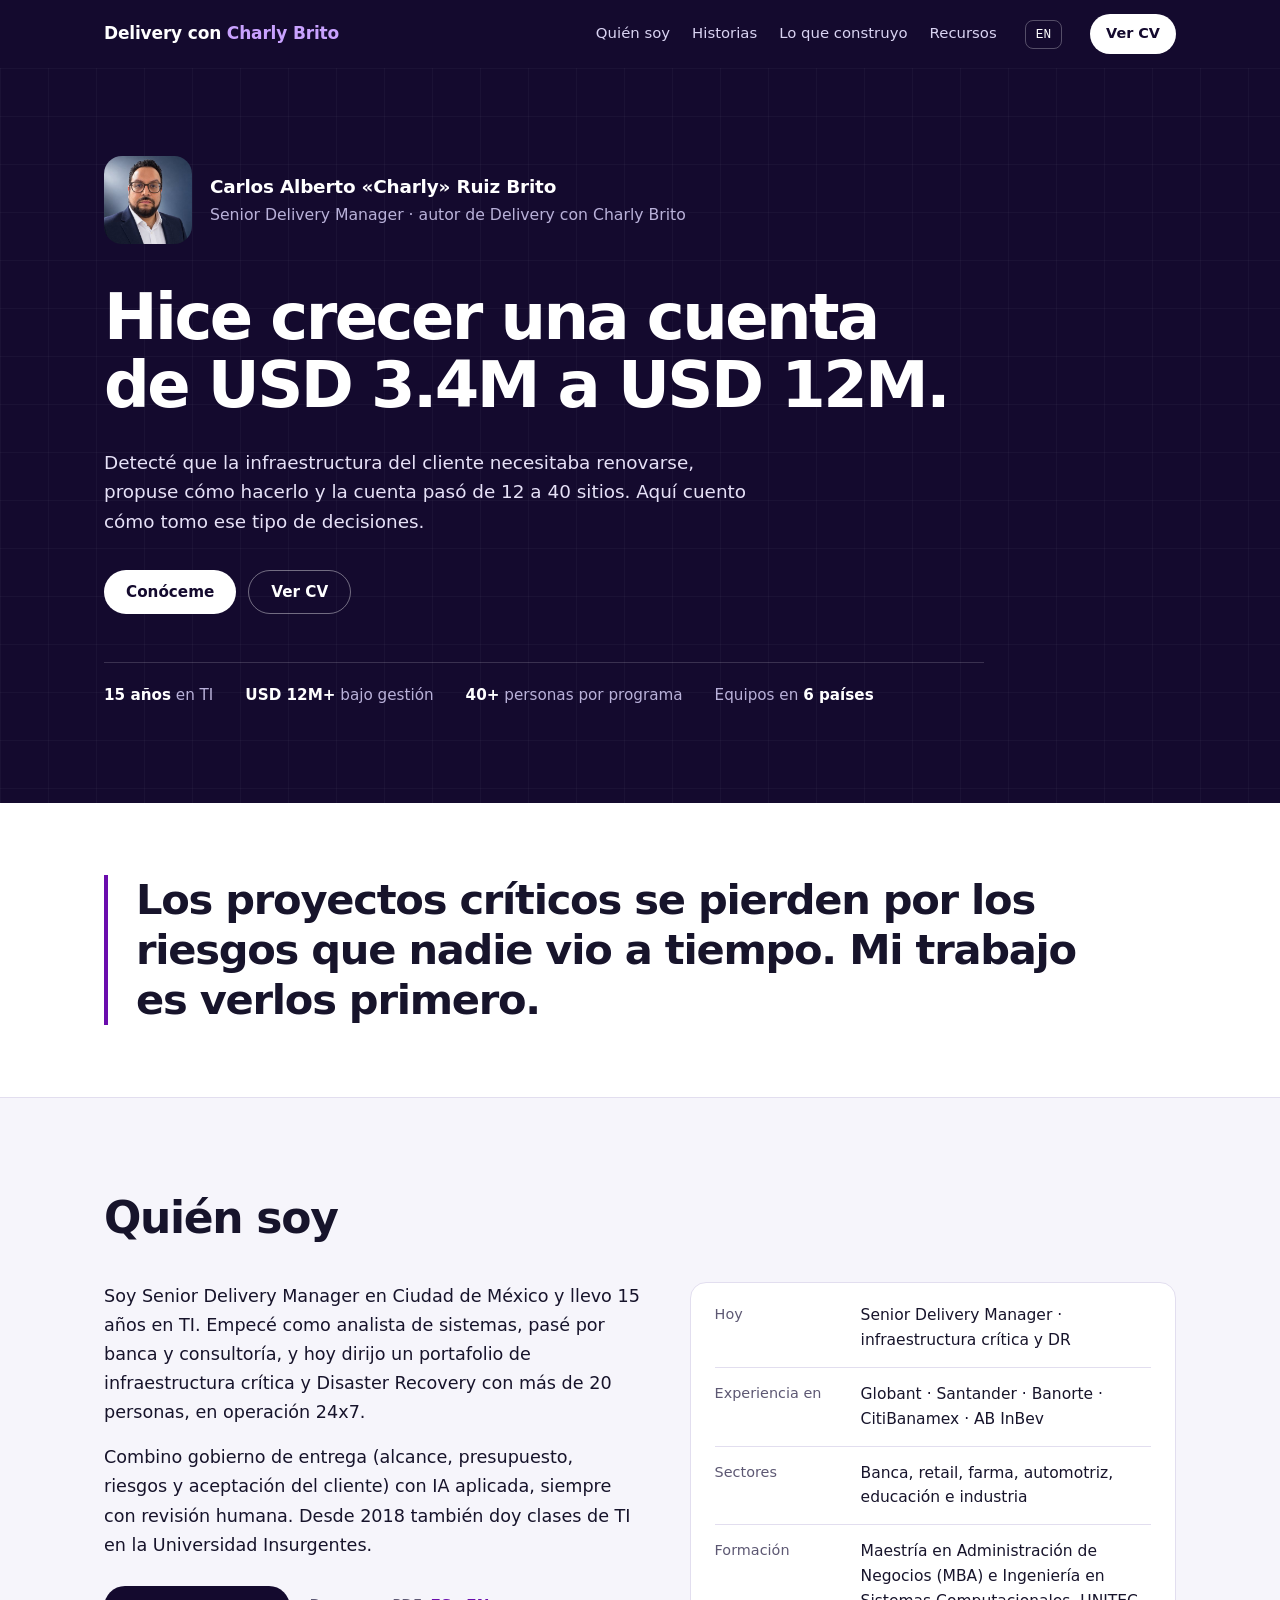
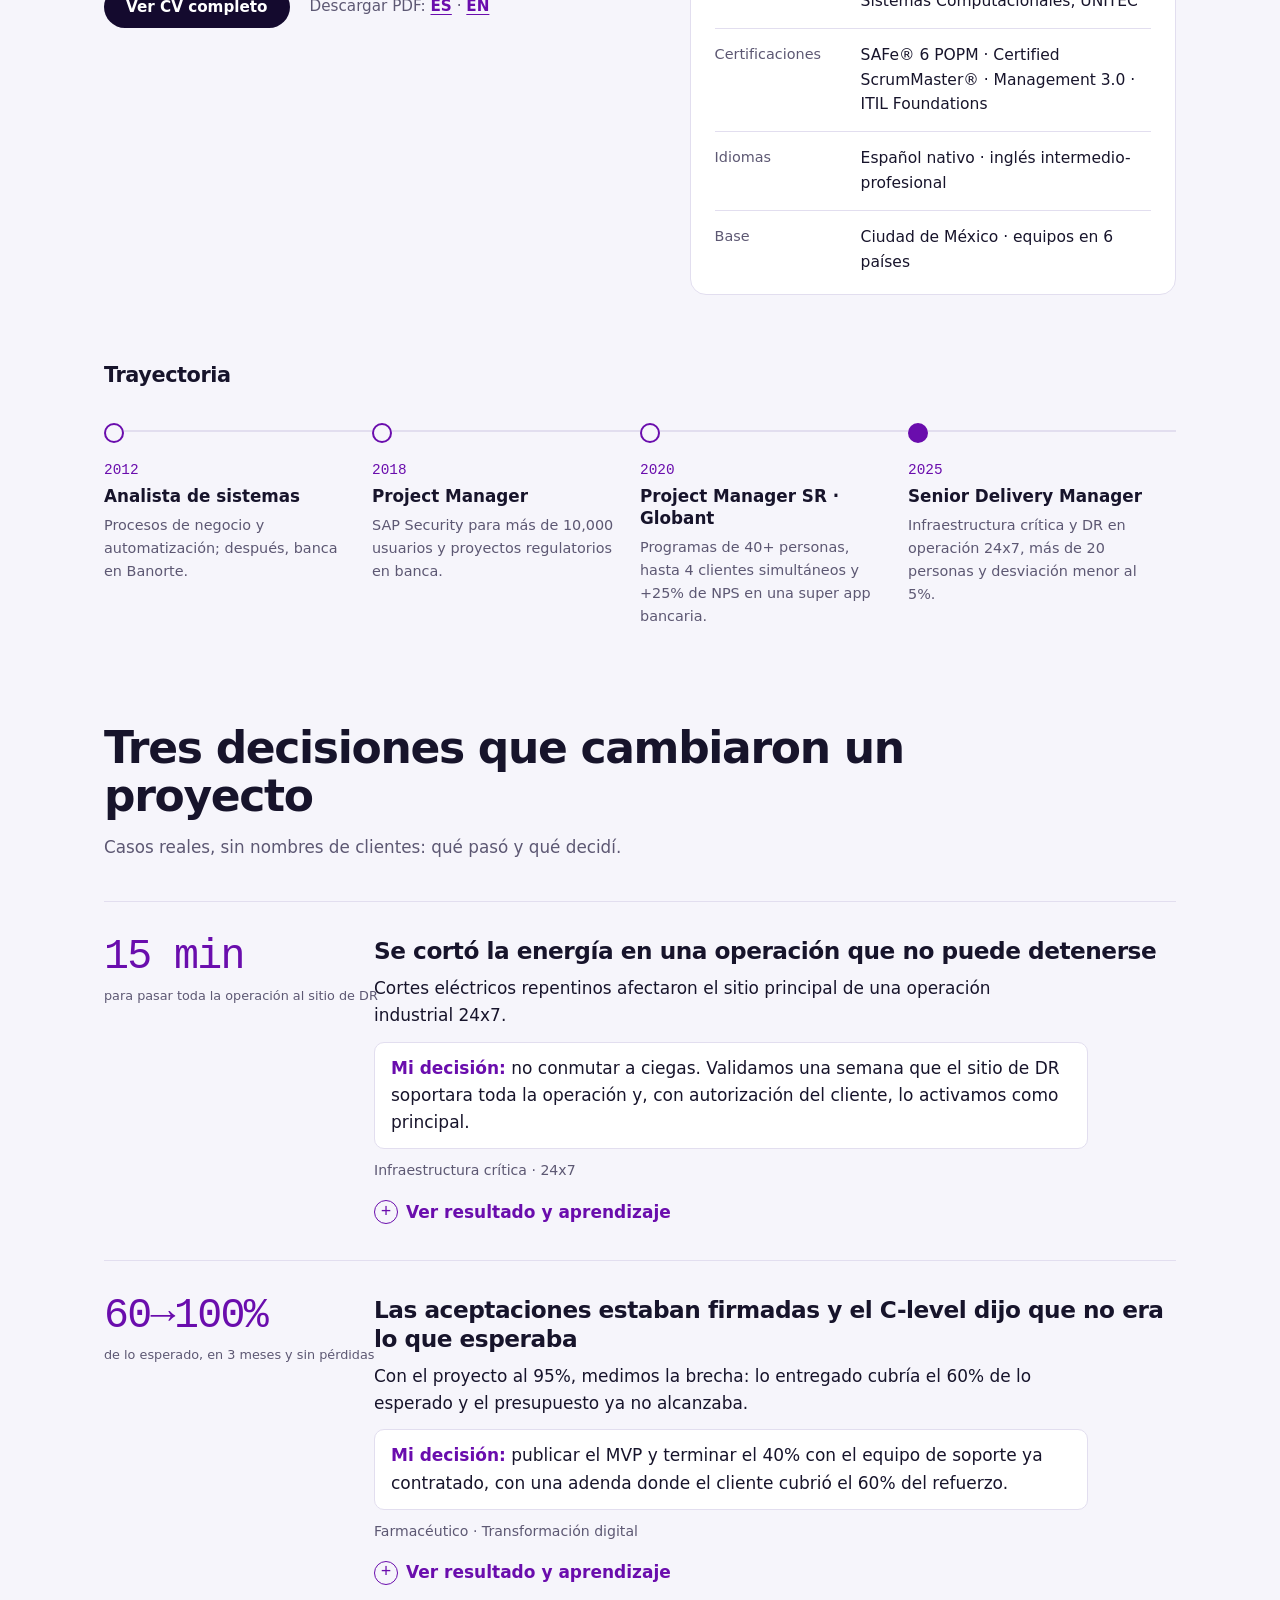
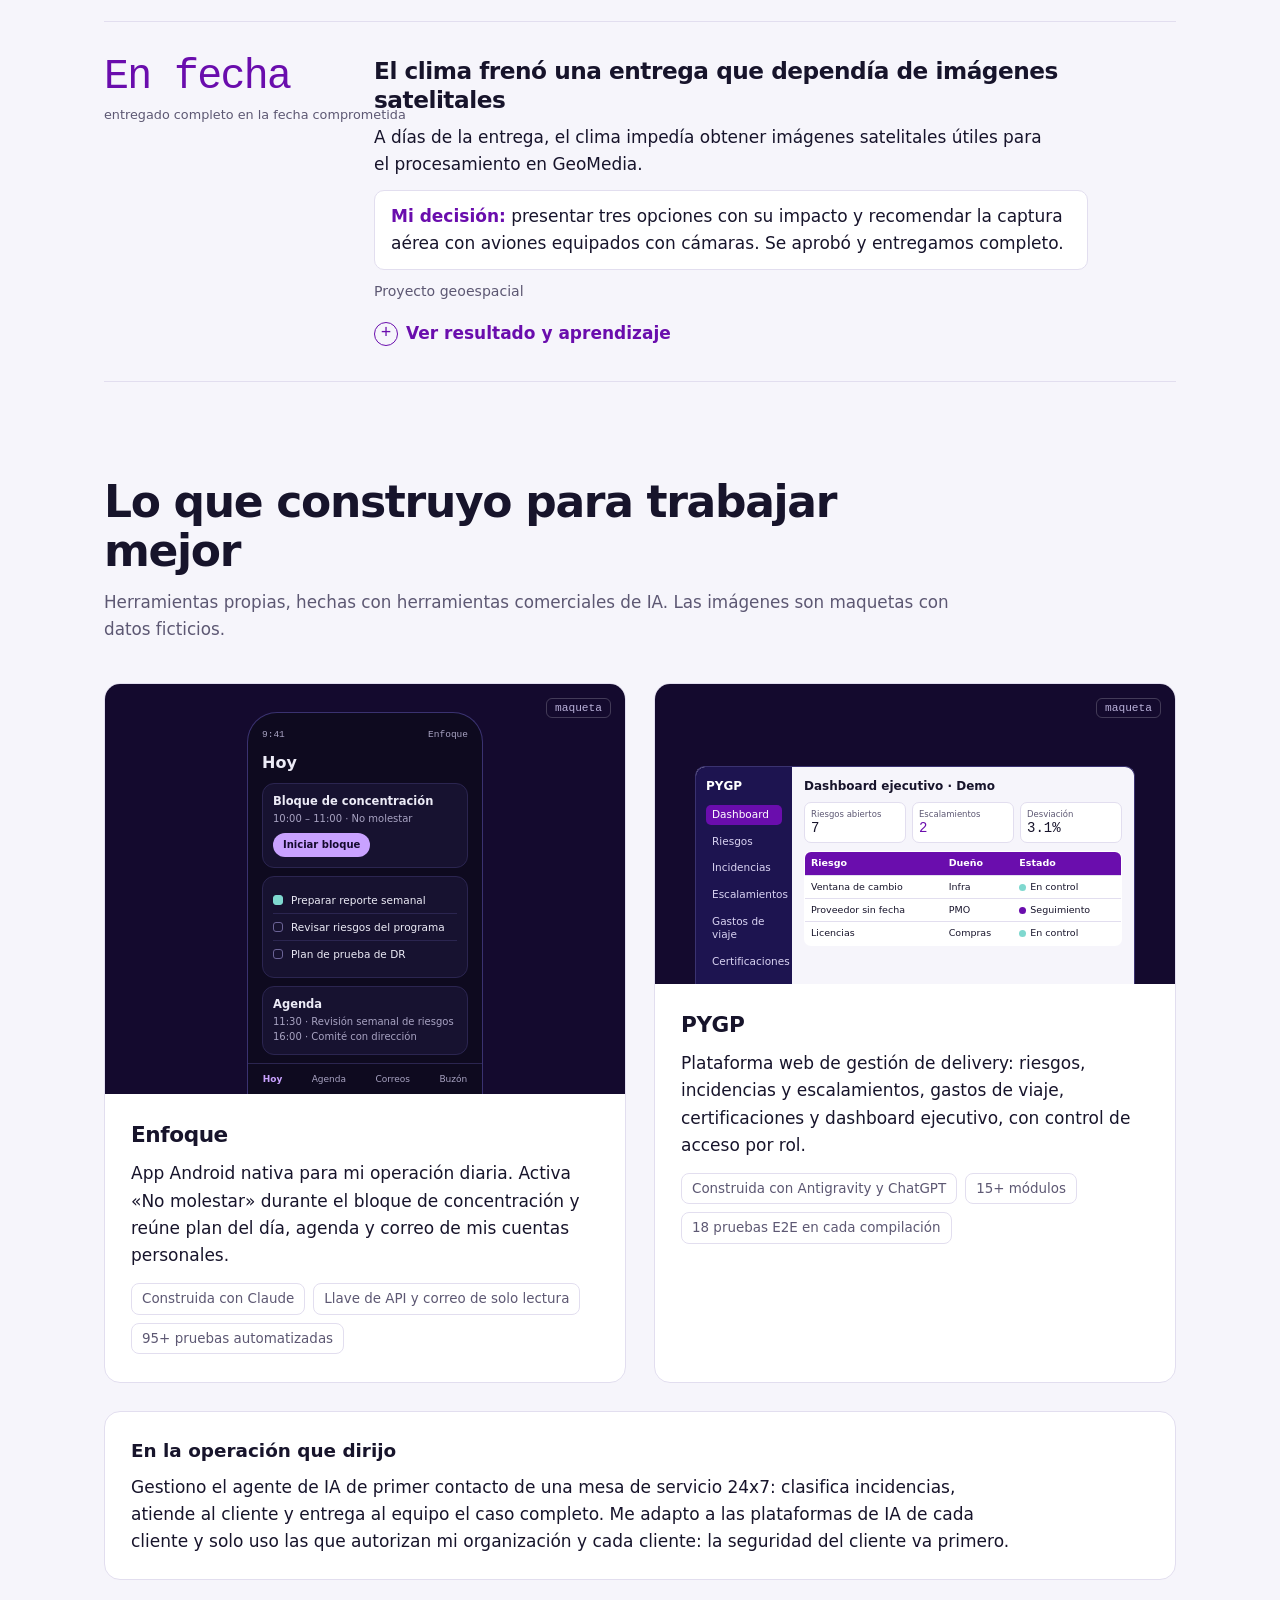
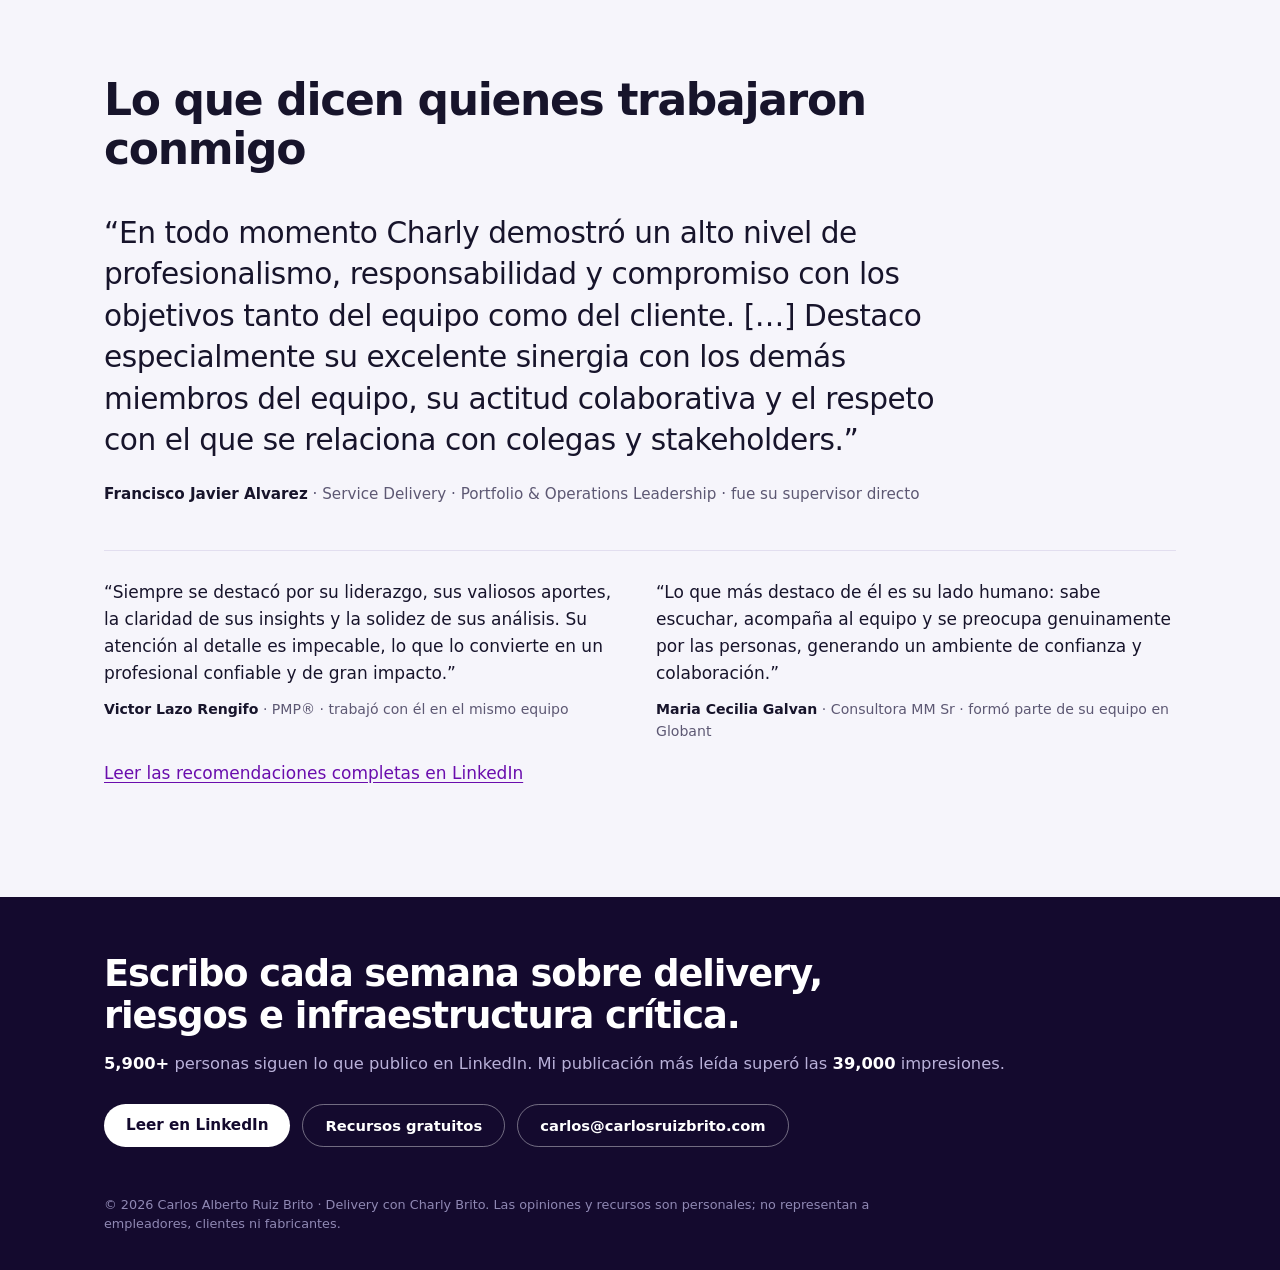
<file: index.html>
<!DOCTYPE html>

<!-- © Carlos Alberto Ruiz Brito · Delivery con Charly Brito · carlosruizbrito.com · 17/11/2026 · actualizado 17/11/2026 · generado desde _fuente/inicio.html -->
<html data-pagina-idioma="" lang="es">
<head>
<meta charset="utf-8"/>
<meta content="default-src 'self'; script-src 'self'; style-src 'self' 'unsafe-inline' https://fonts.googleapis.com; font-src https://fonts.gstatic.com; img-src 'self' data:; media-src 'self'; connect-src 'self'; object-src 'none'; base-uri 'self'; form-action 'none'; upgrade-insecure-requests" http-equiv="Content-Security-Policy"/>
<meta content="strict-origin-when-cross-origin" name="referrer"/>
<meta content="#140a2e" name="theme-color"/>
<meta content="width=device-width, initial-scale=1" name="viewport"/>
<title>Carlos Alberto Ruiz Brito · Senior Delivery Manager</title>
<meta content="Carlos Alberto «Charly» Ruiz Brito, Senior Delivery Manager: decisiones de entrega en infraestructura crítica, Disaster Recovery y transformación digital." name="description"/>
<link href="https://carlosruizbrito.com/" rel="canonical"/>
<link href="https://carlosruizbrito.com/" hreflang="es" rel="alternate"/>
<link href="https://carlosruizbrito.com/en/" hreflang="en" rel="alternate"/>
<link href="https://carlosruizbrito.com/" hreflang="x-default" rel="alternate"/>
<meta content="profile" property="og:type"/>
<meta content="https://carlosruizbrito.com/" property="og:url"/>
<meta content="Carlos Alberto Ruiz Brito · Senior Delivery Manager" property="og:title"/>
<meta content="Carlos Alberto «Charly» Ruiz Brito, Senior Delivery Manager: decisiones de entrega en infraestructura crítica, Disaster Recovery y transformación digital." property="og:description"/>
<meta content="https://carlosruizbrito.com/recursos/og-image.png" property="og:image"/>
<meta content="1200" property="og:image:width"/>
<meta content="627" property="og:image:height"/>
<meta content="summary_large_image" name="twitter:card"/>
<script type="application/ld+json">{"@context":"https://schema.org","@type":"Person","name":"Carlos Alberto Ruiz Brito","alternateName":"Charly Brito","jobTitle":"Senior Delivery Manager","url":"https://carlosruizbrito.com/","image":"https://carlosruizbrito.com/foto-carlos.jpg","email":"mailto:carlos@carlosruizbrito.com","address":{"@type":"PostalAddress","addressLocality":"Ciudad de México","addressCountry":"MX"},"alumniOf":{"@type":"CollegeOrUniversity","name":"UNITEC"},"knowsAbout":["Delivery Management","Disaster Recovery","Infraestructura crítica","Gestión de riesgos","Transformación digital","IA aplicada a la entrega"],"sameAs":["https://www.linkedin.com/in/carlosruizb","https://github.com/carlosruizbrito"]}</script>
<link href="https://fonts.googleapis.com" rel="preconnect"/><link crossorigin="" href="https://fonts.gstatic.com" rel="preconnect"/>
<link href="https://fonts.googleapis.com/css2?family=Inter:wght@400;500;600;700;800&amp;family=IBM+Plex+Mono:wght@400;500&amp;display=swap" rel="stylesheet"/>
<link href="favicon.ico" rel="icon" sizes="any"/>
<link href="favicon.png" rel="icon" type="image/png"/>
<link href="apple-touch-icon.png" rel="apple-touch-icon"/>
<style>
:root{
  --ink:#140a2e;--ink2:#1d1450;--blue:#0b2a4a;--violet:#c9a2ff;--mint:#7fd8cf;--amber:#f0b429;--purple:#6A0DAD;
  --bg:#f6f5fb;--surface:#fff;--fg:#17142b;--muted:#5d5873;--line:#e2deef;--accent:#6A0DAD;
  --sans:"Inter",system-ui,-apple-system,"Segoe UI",sans-serif;--mono:"IBM Plex Mono",ui-monospace,Menlo,monospace;
  --col:1120px;
}
@media (prefers-color-scheme:dark){:root{--bg:#0e0a1f;--surface:#171230;--fg:#ecebf6;--muted:#a8a3c2;--line:#2b2550;--accent:#c9a2ff;color-scheme:dark}}
*{box-sizing:border-box}
html[lang="es"] .en,html[lang="en"] .es{display:none!important}
html{scroll-behavior:smooth}
@media (prefers-reduced-motion:reduce){html{scroll-behavior:auto}}
body{margin:0;background:var(--bg);color:var(--fg);font:400 17px/1.6 var(--sans);-webkit-font-smoothing:antialiased}
a{color:var(--accent);text-underline-offset:3px}
:focus-visible{outline:2px solid var(--amber);outline-offset:3px;border-radius:4px}
.col{max-width:var(--col);margin:0 auto;padding-inline:24px}
.skip{position:absolute;left:-999px;top:8px;background:#fff;color:var(--ink);padding:8px 14px;border-radius:8px;z-index:10}
.skip:focus{left:8px}
.num{font-family:var(--mono);font-variant-numeric:tabular-nums}

/* Barra superior */
.top{background:var(--ink);color:#fff}
.top .col{display:flex;align-items:center;gap:28px;height:68px}
.brand{color:#fff;text-decoration:none;font-weight:800;letter-spacing:-.01em;white-space:nowrap}
.brand span{color:var(--violet)}
.top nav{display:flex;gap:22px;margin-left:auto}
.top nav a{color:#d9d3f2;text-decoration:none;font-size:.93rem}
.top nav a:hover{color:#fff}
.lang{border:1px solid rgba(255,255,255,.28);color:#fff;font:500 .8rem var(--mono);padding:6px 10px;border-radius:8px;text-decoration:none}
.top{position:relative}
.burger{display:none;width:42px;height:36px;align-items:center;justify-content:center;border-radius:10px;background:none;border:1px solid rgba(255,255,255,.28);cursor:pointer;padding:0}
.burger span,.burger span::before,.burger span::after{display:block;width:16px;height:1.5px;background:#fff;border-radius:2px}
.burger span{position:relative}.burger span::before,.burger span::after{content:"";position:absolute;left:0}.burger span::before{top:-5px}.burger span::after{top:5px}
.top .menu{display:none;position:absolute;top:64px;right:16px;left:16px;background:#1d1450;border:1px solid rgba(255,255,255,.14);border-radius:14px;padding:8px;flex-direction:column;z-index:20}
.top .menu.open{display:flex}
.menu a{color:#fff;text-decoration:none;padding:12px 14px;border-radius:10px;font-weight:500}
.menu a:hover{background:rgba(255,255,255,.08)}
.cvlink{color:var(--ink);background:#fff;text-decoration:none;font-weight:600;font-size:.9rem;padding:8px 16px;border-radius:999px;white-space:nowrap}
@media (max-width:860px){.top nav[aria-label="Principal"]{display:none}.top .col{gap:10px}.lang{margin-left:auto}.burger{display:inline-flex}.cvlink{display:none}}

/* Portada */
.hero{background:var(--ink);color:#fff;position:relative;overflow:hidden;padding:88px 0 96px}
.hero::before{content:"";position:absolute;inset:0;background-image:linear-gradient(rgba(255,255,255,.03) 1px,transparent 1px),linear-gradient(90deg,rgba(255,255,255,.03) 1px,transparent 1px);background-size:48px 48px;pointer-events:none}
.hero .col{position:relative}
.copy{max-width:880px}
.who{display:flex;align-items:center;gap:18px;margin:0 0 40px}
.who img{width:88px;height:88px;border-radius:18px;object-fit:cover;display:block}
.who b{display:block;color:#fff;font-weight:700;font-size:1.15rem;letter-spacing:-.01em}
.who span{color:#b9b1d9;font-size:.98rem}
.hero h1{margin:0;font-weight:800;font-size:clamp(2.3rem,5vw,4.1rem);line-height:1.06;letter-spacing:-.04em;max-width:16em;text-wrap:balance}
.lede{max-width:36em;margin:28px 0 0;font-size:1.15rem;line-height:1.6;color:#e6e1f7}
.actions{display:flex;flex-wrap:wrap;gap:12px;margin-top:34px}
.btn{display:inline-flex;align-items:center;gap:8px;font:600 .95rem var(--sans);padding:12px 22px;border-radius:999px;text-decoration:none}
.btn-light{background:#fff;color:var(--ink)}
.btn-line{border:1px solid rgba(255,255,255,.4);color:#fff}
.facts{margin:48px 0 0;padding:20px 0 0;border-top:1px solid rgba(255,255,255,.16);display:flex;flex-wrap:wrap;gap:8px 32px;color:#b9b1d9;font-size:.95rem;list-style:none}
.facts b{color:#fff;font-weight:600}
@media (max-width:700px){.who .autor{display:none}.hero{padding:44px 0 56px}.who img{width:72px;height:72px;border-radius:16px}.who{margin-bottom:28px}}
/* Punto de vista */
.pov{background:var(--surface);border-bottom:1px solid var(--line);padding:72px 0}
.pov-t{margin:0;max-width:24em;font-size:clamp(1.6rem,3.6vw,2.6rem);line-height:1.2;letter-spacing:-.03em;font-weight:700;color:var(--fg);border-left:4px solid var(--accent);padding-left:28px}
@media (max-width:700px){.pov{padding:48px 0}.pov-t{padding-left:18px}}

/* Secciones */
section.block{padding-top:96px}
.head{max-width:54rem;margin-bottom:40px}
.head h2{margin:0;font-size:clamp(1.9rem,4vw,2.75rem);line-height:1.1;letter-spacing:-.03em;font-weight:800}
.head p{margin:14px 0 0;color:var(--muted);font-size:1.05rem}

/* Historias */
.story{border-top:1px solid var(--line);display:grid;grid-template-columns:230px minmax(0,1fr);gap:8px 40px;padding:34px 0}
.story:last-child{border-bottom:1px solid var(--line)}
.big{font:500 clamp(1.9rem,3.4vw,2.6rem)/1 var(--mono);letter-spacing:-.04em;color:var(--accent);white-space:nowrap}
.big small{display:block;margin-top:10px;font:400 .8rem var(--sans);letter-spacing:0;color:var(--muted)}
.story h3{margin:0;font-size:1.45rem;line-height:1.25;letter-spacing:-.02em}
.story .hook{margin:10px 0 0;font-size:1.06rem;color:var(--fg);max-width:40em}
.story .ctx{margin:10px 0 0;font-size:.88rem;color:var(--muted)}
.story .dec{margin:12px 0 0;max-width:42em;padding:12px 16px;background:var(--surface);border:1px solid var(--line);border-radius:10px}
.story .dec b{color:var(--accent);font-weight:700}
details{margin-top:16px}
summary{cursor:pointer;font-weight:600;color:var(--accent);list-style:none;display:inline-flex;align-items:center;gap:8px}
summary::-webkit-details-marker{display:none}
summary::before{content:"+";font:500 1.1rem var(--mono);width:22px;height:22px;border:1px solid currentColor;border-radius:50%;display:inline-grid;place-items:center;line-height:1}
details[open] summary::before{content:"−"}
.steps{display:grid;grid-template-columns:repeat(2,minmax(0,1fr));gap:22px 36px;margin-top:20px;max-width:52rem}
.steps h4{margin:0 0 4px;font-size:.85rem;font-weight:600;color:var(--muted)}
.steps p{margin:0;font-size:.97rem}
.steps .lesson{grid-column:1/-1;border-left:3px solid var(--accent);padding:2px 0 2px 16px;font-style:italic}
@media (max-width:760px){.story{grid-template-columns:1fr}.steps{grid-template-columns:1fr}}

/* Lo que construyo */
.builds{display:grid;grid-template-columns:repeat(2,minmax(0,1fr));gap:28px}
.build{background:var(--surface);border:1px solid var(--line);border-radius:16px;overflow:hidden;display:flex;flex-direction:column}
.stage{background:var(--ink);padding:28px 24px 0;display:flex;justify-content:center;align-items:flex-end;min-height:300px;position:relative}
.stage .tag{position:absolute;top:14px;right:14px;font:500 .7rem var(--mono);color:#b9b1d9;border:1px solid rgba(255,255,255,.2);padding:3px 8px;border-radius:6px}
.build .txt{padding:24px 26px 28px}
.build h3{margin:0;font-size:1.35rem;letter-spacing:-.02em}
.build p{margin:8px 0 0;color:var(--fg)}
.build ul{margin:14px 0 0;padding:0;list-style:none;display:flex;flex-wrap:wrap;gap:8px}
.build li{font-size:.84rem;color:var(--muted);border:1px solid var(--line);border-radius:8px;padding:4px 10px}
@media (max-width:860px){.builds{grid-template-columns:1fr}}

/* Maqueta Enfoque (teléfono) */
.phone{width:236px;background:#0e0a1f;border:1px solid #3a3270;border-bottom:0;border-radius:30px 30px 0 0;padding:16px 14px 0;color:#ecebf6;font-size:11px;line-height:1.35}
.phone .bar{display:flex;justify-content:space-between;color:#a8a3c2;font:500 9.5px var(--mono);margin-bottom:12px}
.phone .ttl{font-weight:700;font-size:16px;margin-bottom:10px}
.phone .card{background:#171230;border:1px solid #2b2550;border-radius:12px;padding:10px;margin-bottom:8px}
.phone .card b{display:block;font-size:11.5px}
.phone .card .m{color:#a8a3c2;font-size:10px;margin-top:2px}
.phone .go{display:inline-block;margin-top:8px;background:#c9a2ff;color:#140a2e;font-weight:700;font-size:10px;padding:5px 10px;border-radius:999px}
.phone .row{display:flex;align-items:center;gap:8px;padding:6px 0;border-top:1px solid #2b2550;font-size:10.5px}
.phone .row:first-of-type{border-top:0}
.phone .row i{width:10px;height:10px;border-radius:3px;border:1px solid #6b6396;flex:none}
.phone .row i.ok{background:#7fd8cf;border-color:#7fd8cf}
.phone .habits{display:flex;gap:6px;flex-wrap:wrap;margin-top:2px}
.phone .habits span{background:#221a48;border-radius:999px;padding:3px 8px;font-size:9.5px;color:#d9d3f2}
.phone .tabs{display:flex;justify-content:space-around;border-top:1px solid #2b2550;margin:6px -14px 0;padding:9px 0;color:#a8a3c2;font-size:9px}
.phone .tabs b{color:#c9a2ff;font-weight:600}

/* Maqueta PYGP (escritorio) */
.desk{width:100%;max-width:440px;background:#f6f5fb;border-radius:10px 10px 0 0;overflow:hidden;color:#17142b;font-size:10.5px;line-height:1.3;display:grid;grid-template-columns:96px 1fr;border:1px solid #3a3270;border-bottom:0}
.desk .side{background:#1d1450;color:#d9d3f2;padding:12px 10px;display:flex;flex-direction:column;gap:7px}
.desk .side b{color:#fff;font-size:12px;margin-bottom:4px}
.desk .side span{padding:3px 6px;border-radius:5px}
.desk .side span.on{background:#6A0DAD;color:#fff}
.desk .main{padding:12px}
.desk .main .t{font-weight:700;font-size:12px;margin-bottom:8px}
.desk .kpis{display:grid;grid-template-columns:repeat(3,1fr);gap:6px;margin-bottom:8px}
.desk .kpi{background:#fff;border:1px solid #e2deef;border-radius:7px;padding:6px}
.desk .kpi small{display:block;color:#5d5873;font-size:8.5px}
.desk .kpi b{font:500 14px var(--mono)}
.desk .kpi.w b{color:#6A0DAD}
.desk table{width:100%;border-collapse:collapse;background:#fff;border:1px solid #e2deef;border-radius:7px;overflow:hidden;font-size:9.5px}
.desk th{background:#6A0DAD;color:#fff;text-align:left;font-weight:600;padding:5px 6px}
.desk td{padding:5px 6px;border-top:1px solid #e2deef}
.desk .dot{display:inline-block;width:7px;height:7px;border-radius:50%;margin-right:4px;vertical-align:middle}

/* En la operación */
.ops{margin-top:28px;background:var(--surface);border:1px solid var(--line);border-radius:16px;padding:24px 26px;max-width:none}
.ops h3{margin:0;font-size:1.15rem}
.ops p{margin:8px 0 0;max-width:52em}

/* Recomendación */
.quote{margin:0;max-width:52rem}
.quote p{margin:0;font-size:clamp(1.35rem,2.6vw,1.85rem);line-height:1.4;letter-spacing:-.015em;font-weight:500}
.quote footer{margin-top:20px;color:var(--muted);font-size:.95rem}
.quote footer b{color:var(--fg);font-weight:600}
.more{display:grid;grid-template-columns:repeat(2,minmax(0,1fr));gap:32px;margin-top:44px;padding-top:28px;border-top:1px solid var(--line)}
.more blockquote{margin:0}
.more p{margin:0;color:var(--fg)}
.more footer{margin-top:10px;font-size:.88rem;color:var(--muted)}
.more footer b{color:var(--fg);font-weight:600}
@media (max-width:760px){.more{grid-template-columns:1fr}}

/* Quién soy */
.about{display:grid;grid-template-columns:minmax(0,1.05fr) minmax(0,.95fr);gap:48px;align-items:start}
.bio p{margin:0 0 16px;font-size:1.1rem;line-height:1.65;max-width:34em}
.bio .cvrow{margin-top:26px;align-items:center;gap:12px 20px}
.pdfs{color:var(--muted);font-size:.95rem}.pdfs a{font-weight:600}
.keys{margin:0;background:var(--surface);border:1px solid var(--line);border-radius:16px;padding:6px 24px}
.keys div{display:grid;grid-template-columns:130px minmax(0,1fr);gap:16px;padding:14px 0;border-top:1px solid var(--line)}
.keys div:first-child{border-top:0}
.keys dt{color:var(--muted);font-size:.9rem}
.keys dd{margin:0;font-size:.97rem}
h3.sub{margin:64px 0 28px;font-size:1.3rem;letter-spacing:-.02em}
@media (max-width:700px){.keys .dup{display:none}.keys div.dup+div{border-top:0}}
@media (max-width:900px){.about{grid-template-columns:1fr;gap:32px}.keys div{grid-template-columns:1fr;gap:2px}}

/* Trayectoria */
.path{list-style:none;margin:0;padding:0;display:grid;grid-template-columns:repeat(4,minmax(0,1fr));position:relative}
.path::before{content:"";position:absolute;left:0;right:0;top:9px;height:2px;background:var(--line)}
.path li{position:relative;padding:34px 18px 0 0}
.path li::before{content:"";position:absolute;top:2px;left:0;width:16px;height:16px;border-radius:50%;background:var(--bg);border:2px solid var(--accent)}
.path li:last-child::before{background:var(--accent)}
.path .y{font-family:var(--mono);color:var(--accent);font-size:.9rem}
.path b{display:block;margin-top:4px;font-size:1.05rem;line-height:1.3}
.path span.d{display:block;margin-top:6px;color:var(--muted);font-size:.9rem}
@media (max-width:760px){
  .path{grid-template-columns:1fr}
  .path::before{left:7px;right:auto;top:0;bottom:0;width:2px;height:auto}
  .path li{padding:0 0 26px 36px}
  .path li::before{top:4px}
}
.cvrow{display:flex;flex-wrap:wrap;gap:12px;margin-top:28px}
.btn-dark{background:var(--ink);color:#fff}
.btn-out{border:1px solid var(--line);color:var(--fg);background:var(--surface)}
@media (prefers-color-scheme:dark){.btn-dark{background:#fff;color:var(--ink)}}

/* Pie */
.foot{margin-top:110px;background:var(--ink);color:#d9d3f2;padding:56px 0 40px}
.foot h2{margin:0;color:#fff;font-size:clamp(1.6rem,3.4vw,2.3rem);letter-spacing:-.03em;max-width:22em;line-height:1.15}
.foot .proof{margin:14px 0 0;color:#b9b1d9;font-size:1.02rem}.foot .proof b{color:#fff}
.foot .links{display:flex;flex-wrap:wrap;gap:12px;margin-top:26px}
.foot .links a{color:#fff}.foot .links a.btn-light{color:var(--ink)}
.foot .btn-line{font-size:.92rem}
.foot small{display:block;margin-top:48px;color:#8f88b3;font-size:.8rem;line-height:1.5;max-width:60em}
</style>
</head>
<body>
<a class="skip" href="#contenido">Saltar al contenido</a>
<header class="top">
<div class="col">
<a class="brand" href="./">Delivery con <span>Charly Brito</span></a>
<nav aria-label="Principal">
<a href="#quien">Quién soy</a>
<a href="#historias">Historias</a>
<a href="#construyo">Lo que construyo</a>
<a href="recursos/">Recursos</a>
</nav>
<a class="lang" href="en/" hreflang="en" lang="en">EN</a>
<button aria-controls="menu" aria-expanded="false" aria-label="Abrir menú" class="burger" id="burger" type="button"><span></span></button>
<a class="cvlink" href="cv.html">Ver CV</a>
</div>
<nav aria-label="Menú" class="menu" id="menu">
<a href="#quien">Quién soy</a>
<a href="#historias">Historias</a>
<a href="#construyo">Lo que construyo</a>
<a href="recursos/">Recursos</a>
<a href="https://www.linkedin.com/in/carlosruizb" rel="noopener" target="_blank">LinkedIn</a>
</nav>
</header>
<main id="contenido" tabindex="-1">
<section aria-labelledby="titulo" class="hero">
<div class="col">
<div class="copy">
<div class="who"><img alt="Carlos Alberto Ruiz Brito" height="88" src="foto-carlos.jpg" width="88"/><div><b>Carlos Alberto «Charly» Ruiz Brito</b><span>Senior Delivery Manager<span class="autor"> · autor de Delivery con Charly Brito</span></span></div></div>
<h1 id="titulo">Hice crecer una cuenta de USD 3.4M a USD 12M.</h1>
<p class="lede">Detecté que la infraestructura del cliente necesitaba renovarse, propuse cómo hacerlo y la cuenta pasó de 12 a 40 sitios. Aquí cuento cómo tomo ese tipo de decisiones.</p>
<div class="actions">
<a class="btn btn-light" href="#quien">Conóceme</a>
<a class="btn btn-line" href="cv.html">Ver CV</a>
</div>
<ul class="facts">
<li><b>15 años</b> en TI</li>
<li><b>USD 12M+</b> bajo gestión</li>
<li><b>40+</b> personas por programa</li>
<li>Equipos en <b>6 países</b></li>
</ul>
</div>
</div>
</section>
<section aria-label="Punto de vista" class="pov">
<div class="col">
<p class="pov-t">Los proyectos críticos se pierden por los riesgos que nadie vio a tiempo. Mi trabajo es verlos primero.</p>
</div>
</section>
<section aria-labelledby="h-quien" class="block col" id="quien">
<div class="head"><h2 id="h-quien">Quién soy</h2></div>
<div class="about">
<div class="bio">
<p>Soy Senior Delivery Manager en Ciudad de México y llevo 15 años en TI. Empecé como analista de sistemas, pasé por banca y consultoría, y hoy dirijo un portafolio de infraestructura crítica y Disaster Recovery con más de 20 personas, en operación 24x7.</p>
<p>Combino gobierno de entrega (alcance, presupuesto, riesgos y aceptación del cliente) con IA aplicada, siempre con revisión humana. Desde 2018 también doy clases de TI en la Universidad Insurgentes.</p>
<div class="cvrow">
<a class="btn btn-dark" href="cv.html">Ver CV completo</a>
<span class="pdfs">Descargar PDF: <a href="recursos/CV_Carlos_Ruiz_Brito_ES_WEB.pdf">ES</a> · <a href="recursos/CV_Carlos_Ruiz_Brito_EN_WEB_1.pdf">EN</a></span>
</div>
</div>
<dl class="keys">
<div class="dup"><dt>Hoy</dt><dd>Senior Delivery Manager · infraestructura crítica y DR</dd></div>
<div><dt>Experiencia en</dt><dd>Globant · Santander · Banorte · CitiBanamex · AB InBev</dd></div>
<div><dt>Sectores</dt><dd>Banca, retail, farma, automotriz, educación e industria</dd></div>
<div><dt>Formación</dt><dd>Maestría en Administración de Negocios (MBA) e Ingeniería en Sistemas Computacionales, UNITEC</dd></div>
<div><dt>Certificaciones</dt><dd>SAFe® 6 POPM · Certified ScrumMaster® · Management 3.0 · ITIL Foundations</dd></div>
<div><dt>Idiomas</dt><dd>Español nativo · inglés intermedio-profesional</dd></div>
<div class="dup"><dt>Base</dt><dd>Ciudad de México · equipos en 6 países</dd></div>
</dl>
</div>
<h3 class="sub">Trayectoria</h3>
<ol class="path">
<li><span class="y">2012</span><b>Analista de sistemas</b><span class="d">Procesos de negocio y automatización; después, banca en Banorte.</span></li>
<li><span class="y">2018</span><b>Project Manager</b><span class="d">SAP Security para más de 10,000 usuarios y proyectos regulatorios en banca.</span></li>
<li><span class="y">2020</span><b>Project Manager SR · Globant</b><span class="d">Programas de 40+ personas, hasta 4 clientes simultáneos y +25% de NPS en una super app bancaria.</span></li>
<li><span class="y">2025</span><b>Senior Delivery Manager</b><span class="d">Infraestructura crítica y DR en operación 24x7, más de 20 personas y desviación menor al 5%.</span></li>
</ol>
</section>
<section aria-labelledby="h-historias" class="block col" id="historias">
<div class="head">
<h2 id="h-historias">Tres decisiones que cambiaron un proyecto</h2>
<p>Casos reales, sin nombres de clientes: qué pasó y qué decidí.</p>
</div>
<article class="story">
<div class="big">15 min<small>para pasar toda la operación al sitio de DR</small></div>
<div>
<h3>Se cortó la energía en una operación que no puede detenerse</h3>
<p class="hook">Cortes eléctricos repentinos afectaron el sitio principal de una operación industrial 24x7.</p>
<p class="dec"><b>Mi decisión:</b> no conmutar a ciegas. Validamos una semana que el sitio de DR soportara toda la operación y, con autorización del cliente, lo activamos como principal.</p>
<p class="ctx">Infraestructura crítica · 24x7</p>
<details>
<summary>Ver resultado y aprendizaje</summary>
<div class="steps">
<div><h4>Situación</h4><p>Cortes eléctricos repentinos afectaron el sitio principal de una operación industrial 24x7.</p></div>
<div><h4>Decisión</h4><p>Antes de conmutar, validamos durante una semana que el sitio de DR soportara toda la operación y armamos el plan de trabajo, con reportes continuos a dirección y al cliente. Con su autorización activamos el sitio de DR como principal; coordiné la ejecución en sitio con nuestro especialista de infraestructura.</p></div>
<div><h4>Resultado</h4><p>La conmutación tomó 15 minutos. El sitio de DR quedó como principal, con retorno planificado al sitio original.</p></div>
<p class="lesson">Un DR sin pruebas es solo teoría. Cuando llegó la contingencia, el plan ya estaba validado y documentado.</p>
</div>
</details>
</div>
</article>
<article class="story">
<div class="big">60→100%<small>de lo esperado, en 3 meses y sin pérdidas</small></div>
<div>
<h3>Las aceptaciones estaban firmadas y el C-level dijo que no era lo que esperaba</h3>
<p class="hook">Con el proyecto al 95%, medimos la brecha: lo entregado cubría el 60% de lo esperado y el presupuesto ya no alcanzaba.</p>
<p class="dec"><b>Mi decisión:</b> publicar el MVP y terminar el 40% con el equipo de soporte ya contratado, con una adenda donde el cliente cubrió el 60% del refuerzo.</p>
<p class="ctx">Farmacéutico · Transformación digital</p>
<details>
<summary>Ver resultado y aprendizaje</summary>
<div class="steps">
<div><h4>Situación</h4><p>Tras una semana de sesiones diarias medimos la brecha: lo entregado cubría el 60% de lo esperado y el presupuesto ya no alcanzaba para el resto.</p></div>
<div><h4>Decisión</h4><p>Publicar el MVP ya construido y desarrollar el 40% faltante con el equipo de soporte extendido, reforzado con una adenda: el cliente absorbió el 60% del costo del refuerzo y la empresa el 40%, sin romper la rentabilidad.</p></div>
<div><h4>Resultado</h4><p>El C-level aceptó el producto final y salió a producción.</p></div>
<p class="lesson">La aceptación de los Product Owners no sustituye la alineación con el sponsor ejecutivo.</p>
</div>
</details>
</div>
</article>
<article class="story">
<div class="big">En fecha<small>entregado completo en la fecha comprometida</small></div>
<div>
<h3>El clima frenó una entrega que dependía de imágenes satelitales</h3>
<p class="hook">A días de la entrega, el clima impedía obtener imágenes satelitales útiles para el procesamiento en GeoMedia.</p>
<p class="dec"><b>Mi decisión:</b> presentar tres opciones con su impacto y recomendar la captura aérea con aviones equipados con cámaras. Se aprobó y entregamos completo.</p>
<p class="ctx">Proyecto geoespacial</p>
<details>
<summary>Ver resultado y aprendizaje</summary>
<div class="steps">
<div><h4>Situación</h4><p>Sin imágenes satelitales útiles no se podía completar el procesamiento en GeoMedia.</p></div>
<div><h4>Decisión</h4><p>Las opciones: imágenes de archivo (descartada por antigüedad), entregar sin ese paso o capturar nuevas imágenes con aviones equipados con cámaras. Propuse la captura aérea.</p></div>
<div><h4>Resultado</h4><p>Proyecto completo en la fecha comprometida.</p></div>
<p class="lesson">Los riesgos fuera de nuestro control se anticipan: tener opciones listas a tiempo es lo que permite cumplir la fecha.</p>
</div>
</details>
</div>
</article>
</section>
<section aria-labelledby="h-construyo" class="block col" id="construyo">
<div class="head">
<h2 id="h-construyo">Lo que construyo para trabajar mejor</h2>
<p>Herramientas propias, hechas con herramientas comerciales de IA. Las imágenes son maquetas con datos ficticios.</p>
</div>
<div class="builds">
<article class="build">
<div aria-hidden="true" class="stage">
<span class="tag">maqueta</span>
<div class="phone">
<div class="bar"><span>9:41</span><span>Enfoque</span></div>
<div class="ttl">Hoy</div>
<div class="card"><b>Bloque de concentración</b><div class="m">10:00 – 11:00 · No molestar</div><span class="go">Iniciar bloque</span></div>
<div class="card">
<div class="row"><i class="ok"></i>Preparar reporte semanal</div>
<div class="row"><i></i>Revisar riesgos del programa</div>
<div class="row"><i></i>Plan de prueba de DR</div>
</div>
<div class="card"><b>Agenda</b><div class="m">11:30 · Revisión semanal de riesgos</div><div class="m">16:00 · Comité con dirección</div></div>
<div class="tabs"><b>Hoy</b><span>Agenda</span><span>Correos</span><span>Buzón</span></div>
</div>
</div>
<div class="txt">
<h3>Enfoque</h3>
<p>App Android nativa para mi operación diaria. Activa «No molestar» durante el bloque de concentración y reúne plan del día, agenda y correo de mis cuentas personales.</p>
<ul>
<li>Construida con Claude</li>
<li>Llave de API y correo de solo lectura</li>
<li>95+ pruebas automatizadas</li>
</ul>
</div>
</article>
<article class="build">
<div aria-hidden="true" class="stage">
<span class="tag">maqueta</span>
<div class="desk">
<div class="side"><b>PYGP</b><span class="on">Dashboard</span><span>Riesgos</span><span>Incidencias</span><span>Escalamientos</span><span>Gastos de viaje</span><span>Certificaciones</span></div>
<div class="main">
<div class="t">Dashboard ejecutivo · Demo</div>
<div class="kpis">
<div class="kpi"><small>Riesgos abiertos</small><b>7</b></div>
<div class="kpi w"><small>Escalamientos</small><b>2</b></div>
<div class="kpi"><small>Desviación</small><b>3.1%</b></div>
</div>
<table>
<tr><th>Riesgo</th><th>Dueño</th><th>Estado</th></tr>
<tr><td>Ventana de cambio</td><td>Infra</td><td><span class="dot" style="background:#7fd8cf"></span>En control</td></tr>
<tr><td>Proveedor sin fecha</td><td>PMO</td><td><span class="dot" style="background:#6A0DAD"></span>Seguimiento</td></tr>
<tr><td>Licencias</td><td>Compras</td><td><span class="dot" style="background:#7fd8cf"></span>En control</td></tr>
</table>
</div>
</div>
</div>
<div class="txt">
<h3>PYGP</h3>
<p>Plataforma web de gestión de delivery: riesgos, incidencias y escalamientos, gastos de viaje, certificaciones y dashboard ejecutivo, con control de acceso por rol.</p>
<ul>
<li>Construida con Antigravity y ChatGPT</li>
<li>15+ módulos</li>
<li>18 pruebas E2E en cada compilación</li>
</ul>
</div>
</article>
</div>
<div class="ops">
<h3>En la operación que dirijo</h3>
<p>Gestiono el agente de IA de primer contacto de una mesa de servicio 24x7: clasifica incidencias, atiende al cliente y entrega al equipo el caso completo. Me adapto a las plataformas de IA de cada cliente y solo uso las que autorizan mi organización y cada cliente: la seguridad del cliente va primero.</p>
</div>
</section>
<section aria-labelledby="h-reco" class="block col" id="recomendaciones">
<div class="head"><h2 id="h-reco">Lo que dicen quienes trabajaron conmigo</h2></div>
<blockquote class="quote">
<p>“En todo momento Charly demostró un alto nivel de profesionalismo, responsabilidad y compromiso con los objetivos tanto del equipo como del cliente. […] Destaco especialmente su excelente sinergia con los demás miembros del equipo, su actitud colaborativa y el respeto con el que se relaciona con colegas y stakeholders.”</p>
<footer><b>Francisco Javier Alvarez</b> · Service Delivery · Portfolio &amp; Operations Leadership · fue su supervisor directo</footer>
</blockquote>
<div class="more">
<blockquote>
<p>“Siempre se destacó por su liderazgo, sus valiosos aportes, la claridad de sus insights y la solidez de sus análisis. Su atención al detalle es impecable, lo que lo convierte en un profesional confiable y de gran impacto.”</p>
<footer><b>Victor Lazo Rengifo</b> · PMP® · trabajó con él en el mismo equipo</footer>
</blockquote>
<blockquote>
<p>“Lo que más destaco de él es su lado humano: sabe escuchar, acompaña al equipo y se preocupa genuinamente por las personas, generando un ambiente de confianza y colaboración.”</p>
<footer><b>Maria Cecilia Galvan</b> · Consultora MM Sr · formó parte de su equipo en Globant</footer>
</blockquote>
</div>
<p><a href="https://www.linkedin.com/in/carlosruizb/details/recommendations/" rel="noopener" target="_blank">Leer las recomendaciones completas en LinkedIn</a></p>
</section>
</main>
<footer class="foot">
<div class="col">
<h2>Escribo cada semana sobre delivery, riesgos e infraestructura crítica.</h2>
<p class="proof"><b>5,900+</b> personas siguen lo que publico en LinkedIn. Mi publicación más leída superó las <b>39,000</b> impresiones.</p>
<div class="links">
<a class="btn btn-light" href="https://www.linkedin.com/in/carlosruizb" rel="noopener" target="_blank">Leer en LinkedIn</a>
<a class="btn btn-line" href="recursos/">Recursos gratuitos</a>
<a class="btn btn-line" href="mailto:carlos@carlosruizbrito.com">carlos@carlosruizbrito.com</a>
</div>
<small>© 2026 Carlos Alberto Ruiz Brito · Delivery con Charly Brito. Las opiniones y recursos son personales; no representan a empleadores, clientes ni fabricantes.</small>
</div>
</footer>
<script defer="" src="js/idioma.js"></script>
<script defer="" src="js/nav.js"></script>
</body>
</html>
</file>
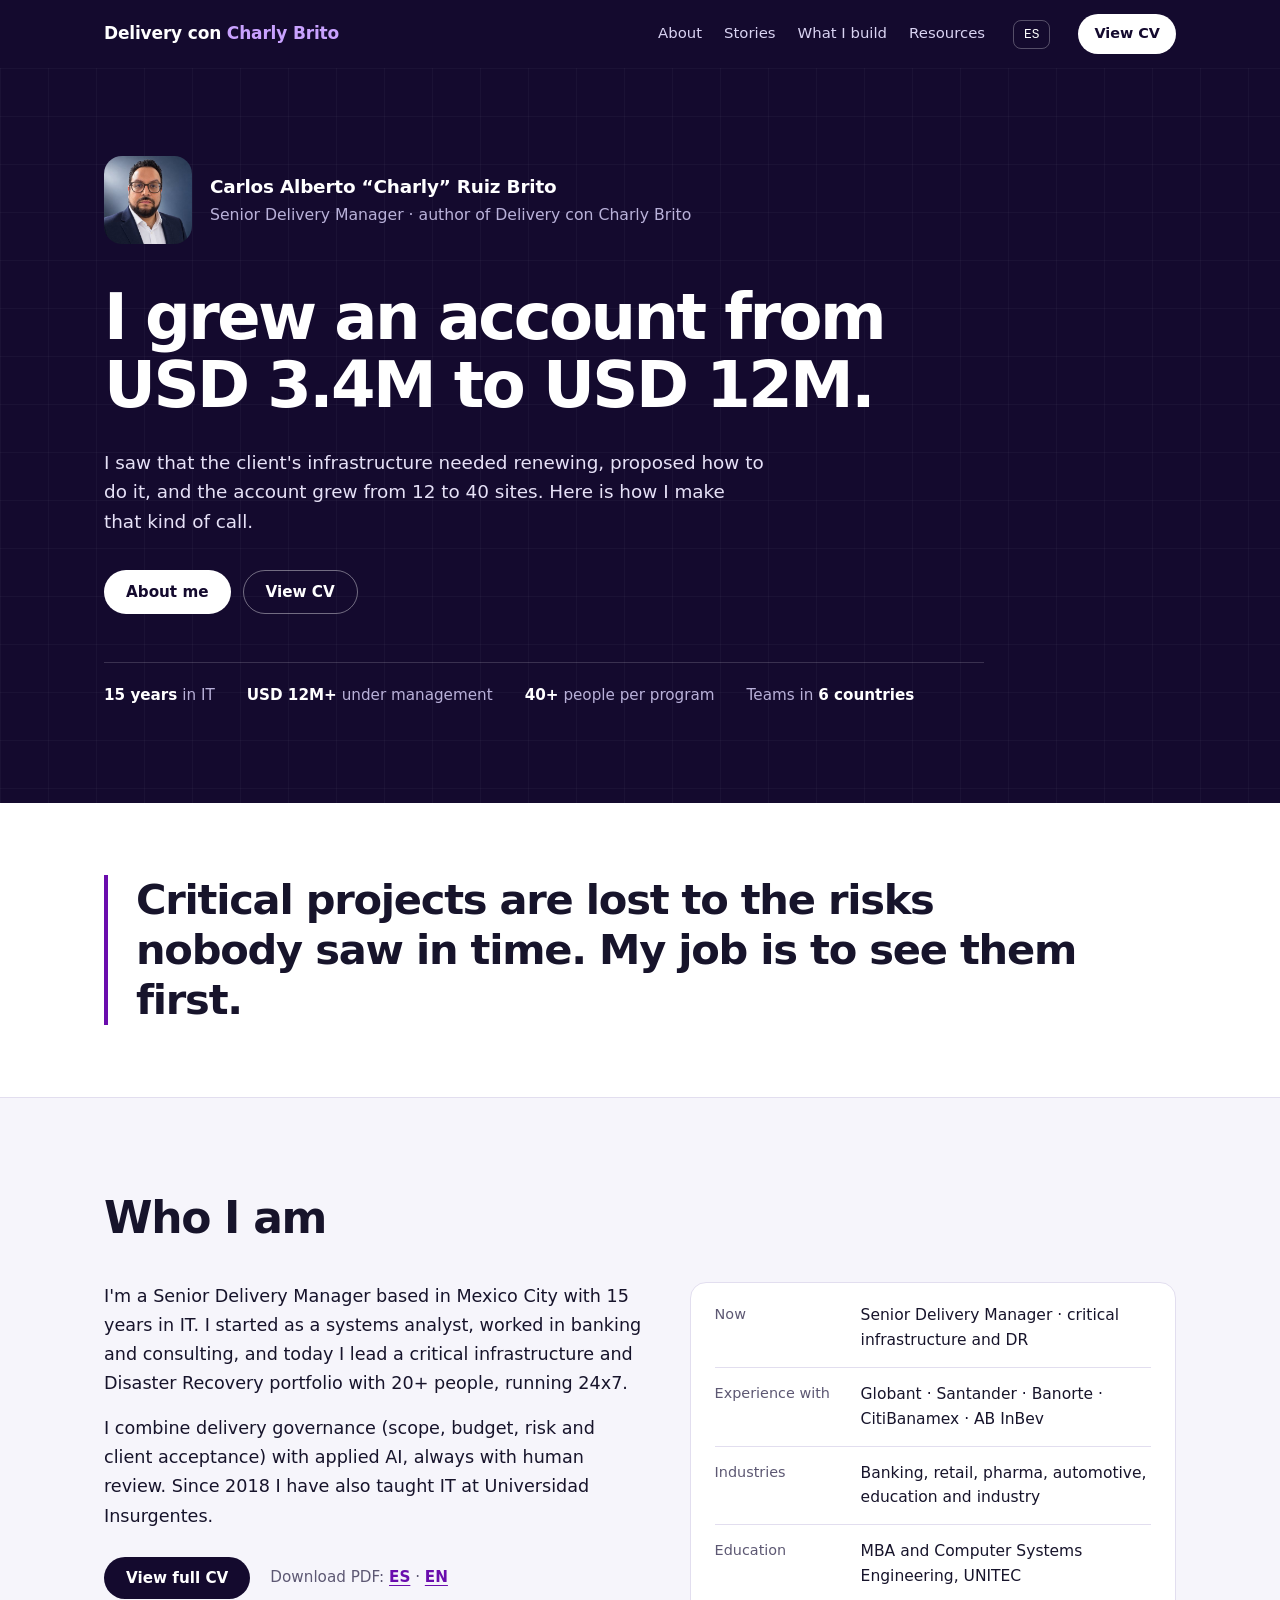
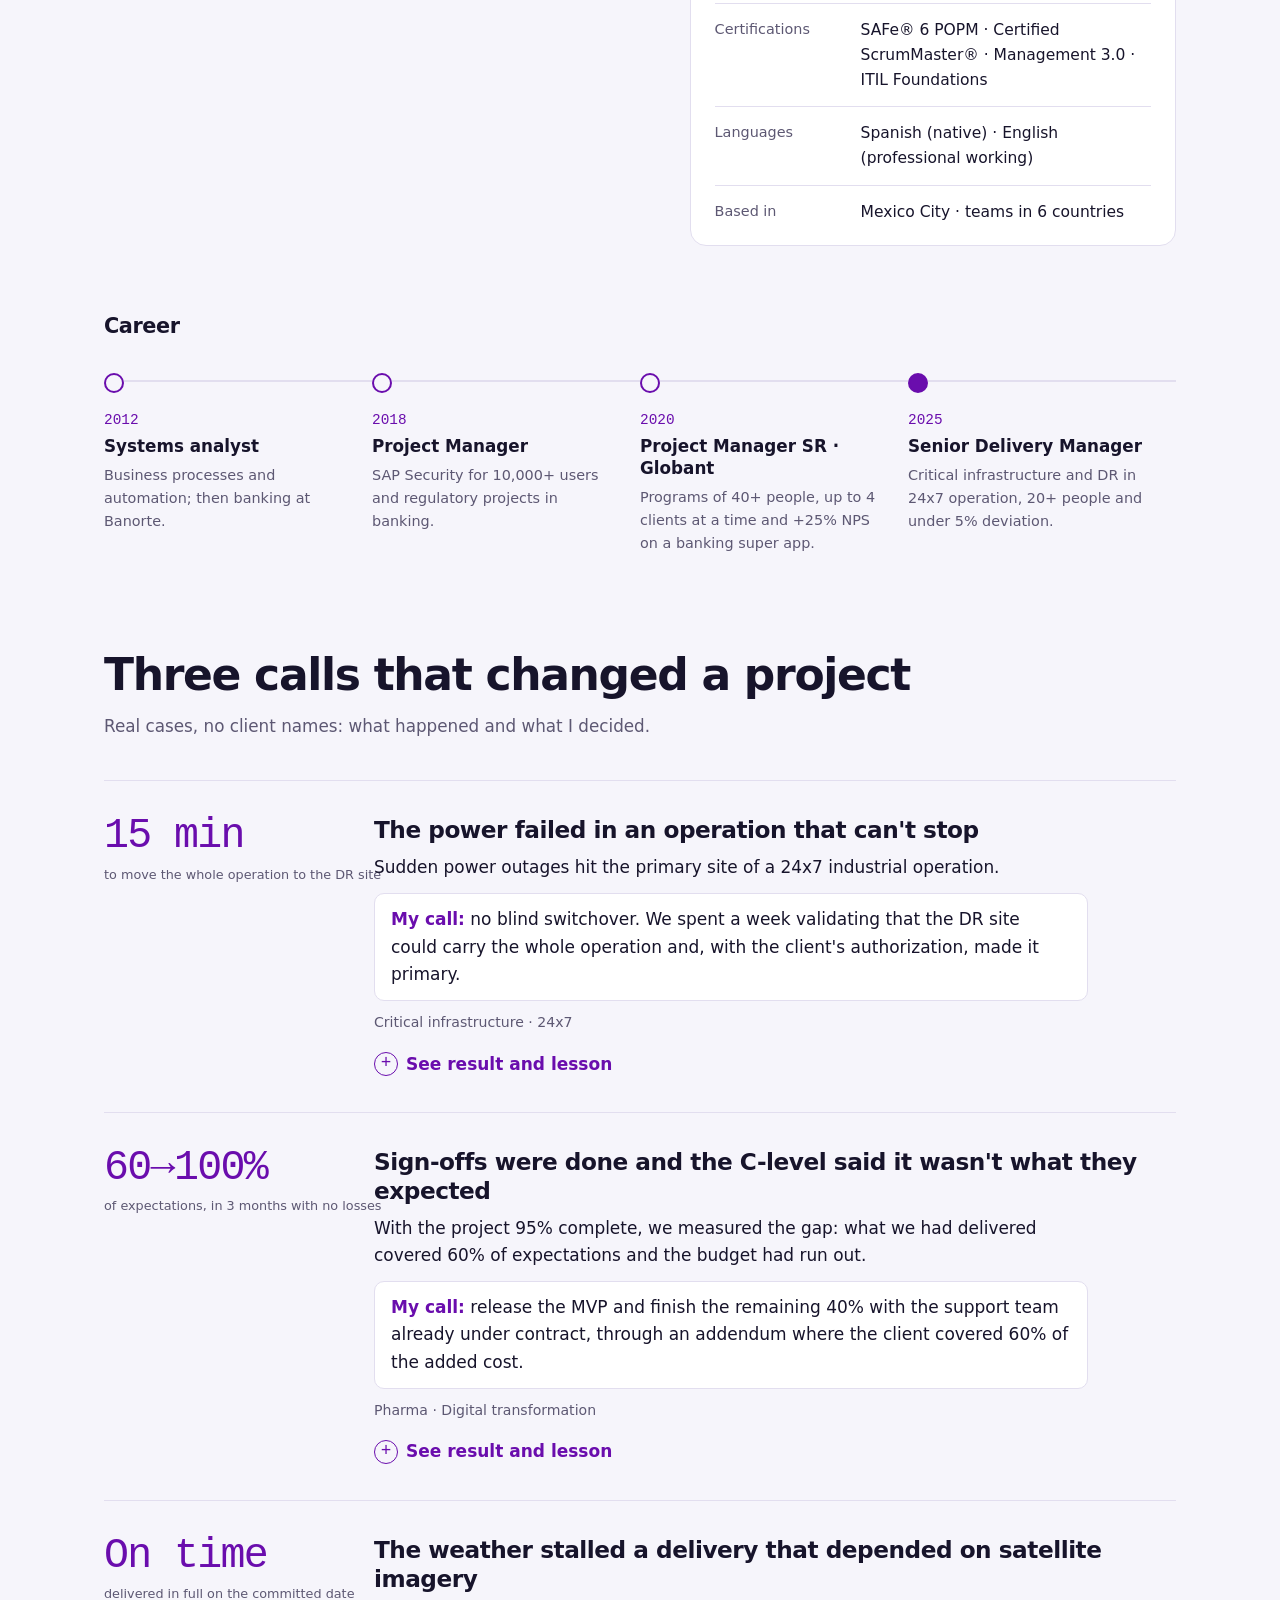
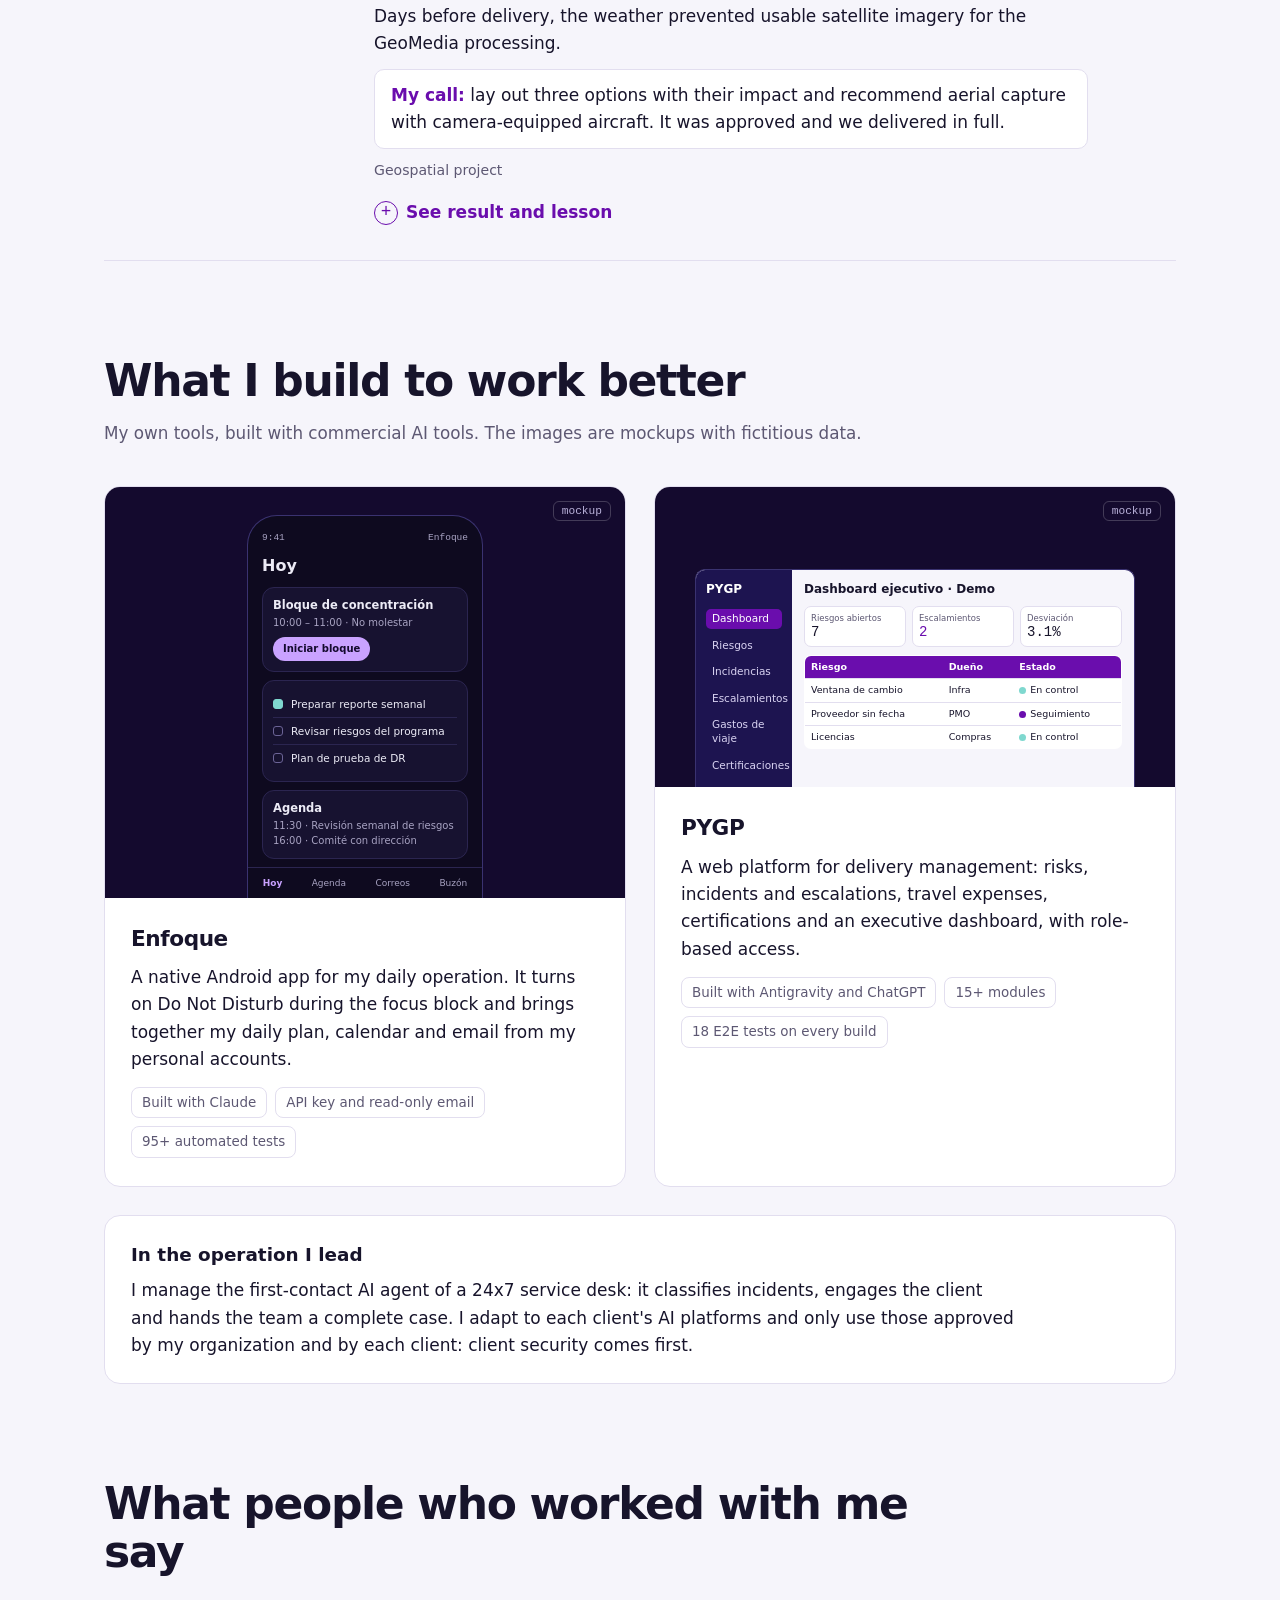
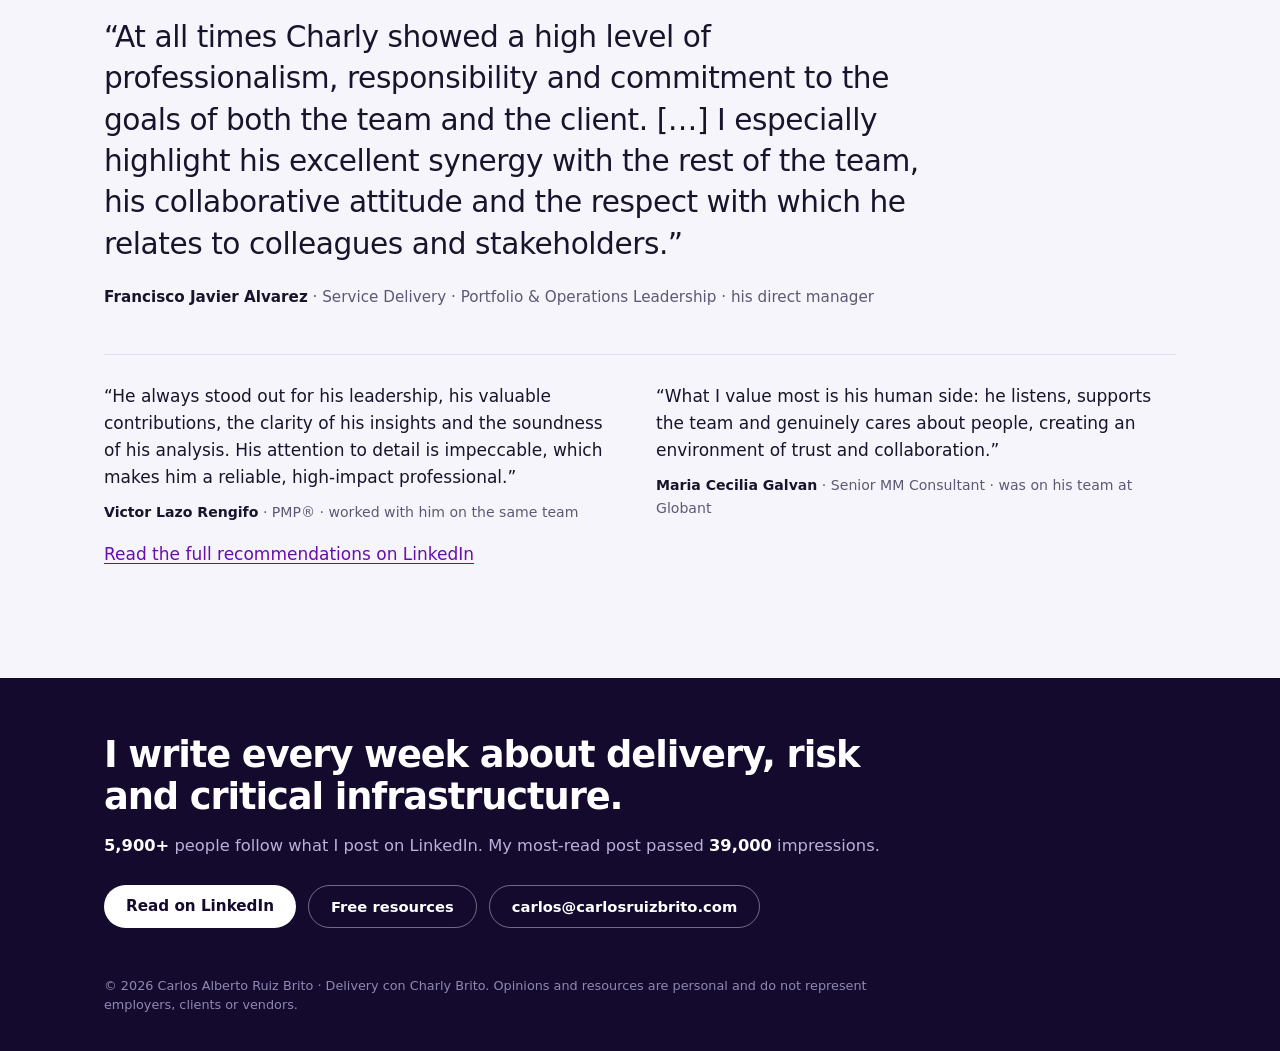
<file: en/index.html>
<!DOCTYPE html>

<!-- © Carlos Alberto Ruiz Brito · Delivery con Charly Brito · carlosruizbrito.com · 17/11/2026 · actualizado 17/11/2026 · generado desde _fuente/inicio.html -->
<html data-pagina-idioma="" lang="en">
<head>
<meta charset="utf-8"/>
<meta content="default-src 'self'; script-src 'self'; style-src 'self' 'unsafe-inline' https://fonts.googleapis.com; font-src https://fonts.gstatic.com; img-src 'self' data:; media-src 'self'; connect-src 'self'; object-src 'none'; base-uri 'self'; form-action 'none'; upgrade-insecure-requests" http-equiv="Content-Security-Policy"/>
<meta content="strict-origin-when-cross-origin" name="referrer"/>
<meta content="#140a2e" name="theme-color"/>
<meta content="width=device-width, initial-scale=1" name="viewport"/>
<title>Carlos Alberto Ruiz Brito · Senior Delivery Manager</title>
<meta content="Carlos Alberto “Charly” Ruiz Brito, Senior Delivery Manager: delivery decisions in critical infrastructure, Disaster Recovery and digital transformation." name="description"/>
<link href="https://carlosruizbrito.com/en/" rel="canonical"/>
<link href="https://carlosruizbrito.com/" hreflang="es" rel="alternate"/>
<link href="https://carlosruizbrito.com/en/" hreflang="en" rel="alternate"/>
<link href="https://carlosruizbrito.com/" hreflang="x-default" rel="alternate"/>
<meta content="profile" property="og:type"/>
<meta content="https://carlosruizbrito.com/en/" property="og:url"/>
<meta content="Carlos Alberto Ruiz Brito · Senior Delivery Manager" property="og:title"/>
<meta content="Carlos Alberto “Charly” Ruiz Brito, Senior Delivery Manager: delivery decisions in critical infrastructure, Disaster Recovery and digital transformation." property="og:description"/>
<meta content="https://carlosruizbrito.com/recursos/og-image.png" property="og:image"/>
<meta content="1200" property="og:image:width"/>
<meta content="627" property="og:image:height"/>
<meta content="summary_large_image" name="twitter:card"/>
<script type="application/ld+json">{"@context":"https://schema.org","@type":"Person","name":"Carlos Alberto Ruiz Brito","alternateName":"Charly Brito","jobTitle":"Senior Delivery Manager","url":"https://carlosruizbrito.com/","image":"https://carlosruizbrito.com/foto-carlos.jpg","email":"mailto:carlos@carlosruizbrito.com","address":{"@type":"PostalAddress","addressLocality":"Ciudad de México","addressCountry":"MX"},"alumniOf":{"@type":"CollegeOrUniversity","name":"UNITEC"},"knowsAbout":["Delivery Management","Disaster Recovery","Infraestructura crítica","Gestión de riesgos","Transformación digital","IA aplicada a la entrega"],"sameAs":["https://www.linkedin.com/in/carlosruizb","https://github.com/carlosruizbrito"]}</script>
<link href="https://fonts.googleapis.com" rel="preconnect"/><link crossorigin="" href="https://fonts.gstatic.com" rel="preconnect"/>
<link href="https://fonts.googleapis.com/css2?family=Inter:wght@400;500;600;700;800&amp;family=IBM+Plex+Mono:wght@400;500&amp;display=swap" rel="stylesheet"/>
<link href="../favicon.ico" rel="icon" sizes="any"/>
<link href="../favicon.png" rel="icon" type="image/png"/>
<link href="../apple-touch-icon.png" rel="apple-touch-icon"/>
<style>
:root{
  --ink:#140a2e;--ink2:#1d1450;--blue:#0b2a4a;--violet:#c9a2ff;--mint:#7fd8cf;--amber:#f0b429;--purple:#6A0DAD;
  --bg:#f6f5fb;--surface:#fff;--fg:#17142b;--muted:#5d5873;--line:#e2deef;--accent:#6A0DAD;
  --sans:"Inter",system-ui,-apple-system,"Segoe UI",sans-serif;--mono:"IBM Plex Mono",ui-monospace,Menlo,monospace;
  --col:1120px;
}
@media (prefers-color-scheme:dark){:root{--bg:#0e0a1f;--surface:#171230;--fg:#ecebf6;--muted:#a8a3c2;--line:#2b2550;--accent:#c9a2ff;color-scheme:dark}}
*{box-sizing:border-box}
html[lang="es"] .en,html[lang="en"] .es{display:none!important}
html{scroll-behavior:smooth}
@media (prefers-reduced-motion:reduce){html{scroll-behavior:auto}}
body{margin:0;background:var(--bg);color:var(--fg);font:400 17px/1.6 var(--sans);-webkit-font-smoothing:antialiased}
a{color:var(--accent);text-underline-offset:3px}
:focus-visible{outline:2px solid var(--amber);outline-offset:3px;border-radius:4px}
.col{max-width:var(--col);margin:0 auto;padding-inline:24px}
.skip{position:absolute;left:-999px;top:8px;background:#fff;color:var(--ink);padding:8px 14px;border-radius:8px;z-index:10}
.skip:focus{left:8px}
.num{font-family:var(--mono);font-variant-numeric:tabular-nums}

/* Barra superior */
.top{background:var(--ink);color:#fff}
.top .col{display:flex;align-items:center;gap:28px;height:68px}
.brand{color:#fff;text-decoration:none;font-weight:800;letter-spacing:-.01em;white-space:nowrap}
.brand span{color:var(--violet)}
.top nav{display:flex;gap:22px;margin-left:auto}
.top nav a{color:#d9d3f2;text-decoration:none;font-size:.93rem}
.top nav a:hover{color:#fff}
.lang{border:1px solid rgba(255,255,255,.28);color:#fff;font:500 .8rem var(--mono);padding:6px 10px;border-radius:8px;text-decoration:none}
.top{position:relative}
.burger{display:none;width:42px;height:36px;align-items:center;justify-content:center;border-radius:10px;background:none;border:1px solid rgba(255,255,255,.28);cursor:pointer;padding:0}
.burger span,.burger span::before,.burger span::after{display:block;width:16px;height:1.5px;background:#fff;border-radius:2px}
.burger span{position:relative}.burger span::before,.burger span::after{content:"";position:absolute;left:0}.burger span::before{top:-5px}.burger span::after{top:5px}
.top .menu{display:none;position:absolute;top:64px;right:16px;left:16px;background:#1d1450;border:1px solid rgba(255,255,255,.14);border-radius:14px;padding:8px;flex-direction:column;z-index:20}
.top .menu.open{display:flex}
.menu a{color:#fff;text-decoration:none;padding:12px 14px;border-radius:10px;font-weight:500}
.menu a:hover{background:rgba(255,255,255,.08)}
.cvlink{color:var(--ink);background:#fff;text-decoration:none;font-weight:600;font-size:.9rem;padding:8px 16px;border-radius:999px;white-space:nowrap}
@media (max-width:860px){.top nav[aria-label="Principal"]{display:none}.top .col{gap:10px}.lang{margin-left:auto}.burger{display:inline-flex}.cvlink{display:none}}

/* Portada */
.hero{background:var(--ink);color:#fff;position:relative;overflow:hidden;padding:88px 0 96px}
.hero::before{content:"";position:absolute;inset:0;background-image:linear-gradient(rgba(255,255,255,.03) 1px,transparent 1px),linear-gradient(90deg,rgba(255,255,255,.03) 1px,transparent 1px);background-size:48px 48px;pointer-events:none}
.hero .col{position:relative}
.copy{max-width:880px}
.who{display:flex;align-items:center;gap:18px;margin:0 0 40px}
.who img{width:88px;height:88px;border-radius:18px;object-fit:cover;display:block}
.who b{display:block;color:#fff;font-weight:700;font-size:1.15rem;letter-spacing:-.01em}
.who span{color:#b9b1d9;font-size:.98rem}
.hero h1{margin:0;font-weight:800;font-size:clamp(2.3rem,5vw,4.1rem);line-height:1.06;letter-spacing:-.04em;max-width:16em;text-wrap:balance}
.lede{max-width:36em;margin:28px 0 0;font-size:1.15rem;line-height:1.6;color:#e6e1f7}
.actions{display:flex;flex-wrap:wrap;gap:12px;margin-top:34px}
.btn{display:inline-flex;align-items:center;gap:8px;font:600 .95rem var(--sans);padding:12px 22px;border-radius:999px;text-decoration:none}
.btn-light{background:#fff;color:var(--ink)}
.btn-line{border:1px solid rgba(255,255,255,.4);color:#fff}
.facts{margin:48px 0 0;padding:20px 0 0;border-top:1px solid rgba(255,255,255,.16);display:flex;flex-wrap:wrap;gap:8px 32px;color:#b9b1d9;font-size:.95rem;list-style:none}
.facts b{color:#fff;font-weight:600}
@media (max-width:700px){.who .autor{display:none}.hero{padding:44px 0 56px}.who img{width:72px;height:72px;border-radius:16px}.who{margin-bottom:28px}}
/* Punto de vista */
.pov{background:var(--surface);border-bottom:1px solid var(--line);padding:72px 0}
.pov-t{margin:0;max-width:24em;font-size:clamp(1.6rem,3.6vw,2.6rem);line-height:1.2;letter-spacing:-.03em;font-weight:700;color:var(--fg);border-left:4px solid var(--accent);padding-left:28px}
@media (max-width:700px){.pov{padding:48px 0}.pov-t{padding-left:18px}}

/* Secciones */
section.block{padding-top:96px}
.head{max-width:54rem;margin-bottom:40px}
.head h2{margin:0;font-size:clamp(1.9rem,4vw,2.75rem);line-height:1.1;letter-spacing:-.03em;font-weight:800}
.head p{margin:14px 0 0;color:var(--muted);font-size:1.05rem}

/* Historias */
.story{border-top:1px solid var(--line);display:grid;grid-template-columns:230px minmax(0,1fr);gap:8px 40px;padding:34px 0}
.story:last-child{border-bottom:1px solid var(--line)}
.big{font:500 clamp(1.9rem,3.4vw,2.6rem)/1 var(--mono);letter-spacing:-.04em;color:var(--accent);white-space:nowrap}
.big small{display:block;margin-top:10px;font:400 .8rem var(--sans);letter-spacing:0;color:var(--muted)}
.story h3{margin:0;font-size:1.45rem;line-height:1.25;letter-spacing:-.02em}
.story .hook{margin:10px 0 0;font-size:1.06rem;color:var(--fg);max-width:40em}
.story .ctx{margin:10px 0 0;font-size:.88rem;color:var(--muted)}
.story .dec{margin:12px 0 0;max-width:42em;padding:12px 16px;background:var(--surface);border:1px solid var(--line);border-radius:10px}
.story .dec b{color:var(--accent);font-weight:700}
details{margin-top:16px}
summary{cursor:pointer;font-weight:600;color:var(--accent);list-style:none;display:inline-flex;align-items:center;gap:8px}
summary::-webkit-details-marker{display:none}
summary::before{content:"+";font:500 1.1rem var(--mono);width:22px;height:22px;border:1px solid currentColor;border-radius:50%;display:inline-grid;place-items:center;line-height:1}
details[open] summary::before{content:"−"}
.steps{display:grid;grid-template-columns:repeat(2,minmax(0,1fr));gap:22px 36px;margin-top:20px;max-width:52rem}
.steps h4{margin:0 0 4px;font-size:.85rem;font-weight:600;color:var(--muted)}
.steps p{margin:0;font-size:.97rem}
.steps .lesson{grid-column:1/-1;border-left:3px solid var(--accent);padding:2px 0 2px 16px;font-style:italic}
@media (max-width:760px){.story{grid-template-columns:1fr}.steps{grid-template-columns:1fr}}

/* Lo que construyo */
.builds{display:grid;grid-template-columns:repeat(2,minmax(0,1fr));gap:28px}
.build{background:var(--surface);border:1px solid var(--line);border-radius:16px;overflow:hidden;display:flex;flex-direction:column}
.stage{background:var(--ink);padding:28px 24px 0;display:flex;justify-content:center;align-items:flex-end;min-height:300px;position:relative}
.stage .tag{position:absolute;top:14px;right:14px;font:500 .7rem var(--mono);color:#b9b1d9;border:1px solid rgba(255,255,255,.2);padding:3px 8px;border-radius:6px}
.build .txt{padding:24px 26px 28px}
.build h3{margin:0;font-size:1.35rem;letter-spacing:-.02em}
.build p{margin:8px 0 0;color:var(--fg)}
.build ul{margin:14px 0 0;padding:0;list-style:none;display:flex;flex-wrap:wrap;gap:8px}
.build li{font-size:.84rem;color:var(--muted);border:1px solid var(--line);border-radius:8px;padding:4px 10px}
@media (max-width:860px){.builds{grid-template-columns:1fr}}

/* Maqueta Enfoque (teléfono) */
.phone{width:236px;background:#0e0a1f;border:1px solid #3a3270;border-bottom:0;border-radius:30px 30px 0 0;padding:16px 14px 0;color:#ecebf6;font-size:11px;line-height:1.35}
.phone .bar{display:flex;justify-content:space-between;color:#a8a3c2;font:500 9.5px var(--mono);margin-bottom:12px}
.phone .ttl{font-weight:700;font-size:16px;margin-bottom:10px}
.phone .card{background:#171230;border:1px solid #2b2550;border-radius:12px;padding:10px;margin-bottom:8px}
.phone .card b{display:block;font-size:11.5px}
.phone .card .m{color:#a8a3c2;font-size:10px;margin-top:2px}
.phone .go{display:inline-block;margin-top:8px;background:#c9a2ff;color:#140a2e;font-weight:700;font-size:10px;padding:5px 10px;border-radius:999px}
.phone .row{display:flex;align-items:center;gap:8px;padding:6px 0;border-top:1px solid #2b2550;font-size:10.5px}
.phone .row:first-of-type{border-top:0}
.phone .row i{width:10px;height:10px;border-radius:3px;border:1px solid #6b6396;flex:none}
.phone .row i.ok{background:#7fd8cf;border-color:#7fd8cf}
.phone .habits{display:flex;gap:6px;flex-wrap:wrap;margin-top:2px}
.phone .habits span{background:#221a48;border-radius:999px;padding:3px 8px;font-size:9.5px;color:#d9d3f2}
.phone .tabs{display:flex;justify-content:space-around;border-top:1px solid #2b2550;margin:6px -14px 0;padding:9px 0;color:#a8a3c2;font-size:9px}
.phone .tabs b{color:#c9a2ff;font-weight:600}

/* Maqueta PYGP (escritorio) */
.desk{width:100%;max-width:440px;background:#f6f5fb;border-radius:10px 10px 0 0;overflow:hidden;color:#17142b;font-size:10.5px;line-height:1.3;display:grid;grid-template-columns:96px 1fr;border:1px solid #3a3270;border-bottom:0}
.desk .side{background:#1d1450;color:#d9d3f2;padding:12px 10px;display:flex;flex-direction:column;gap:7px}
.desk .side b{color:#fff;font-size:12px;margin-bottom:4px}
.desk .side span{padding:3px 6px;border-radius:5px}
.desk .side span.on{background:#6A0DAD;color:#fff}
.desk .main{padding:12px}
.desk .main .t{font-weight:700;font-size:12px;margin-bottom:8px}
.desk .kpis{display:grid;grid-template-columns:repeat(3,1fr);gap:6px;margin-bottom:8px}
.desk .kpi{background:#fff;border:1px solid #e2deef;border-radius:7px;padding:6px}
.desk .kpi small{display:block;color:#5d5873;font-size:8.5px}
.desk .kpi b{font:500 14px var(--mono)}
.desk .kpi.w b{color:#6A0DAD}
.desk table{width:100%;border-collapse:collapse;background:#fff;border:1px solid #e2deef;border-radius:7px;overflow:hidden;font-size:9.5px}
.desk th{background:#6A0DAD;color:#fff;text-align:left;font-weight:600;padding:5px 6px}
.desk td{padding:5px 6px;border-top:1px solid #e2deef}
.desk .dot{display:inline-block;width:7px;height:7px;border-radius:50%;margin-right:4px;vertical-align:middle}

/* En la operación */
.ops{margin-top:28px;background:var(--surface);border:1px solid var(--line);border-radius:16px;padding:24px 26px;max-width:none}
.ops h3{margin:0;font-size:1.15rem}
.ops p{margin:8px 0 0;max-width:52em}

/* Recomendación */
.quote{margin:0;max-width:52rem}
.quote p{margin:0;font-size:clamp(1.35rem,2.6vw,1.85rem);line-height:1.4;letter-spacing:-.015em;font-weight:500}
.quote footer{margin-top:20px;color:var(--muted);font-size:.95rem}
.quote footer b{color:var(--fg);font-weight:600}
.more{display:grid;grid-template-columns:repeat(2,minmax(0,1fr));gap:32px;margin-top:44px;padding-top:28px;border-top:1px solid var(--line)}
.more blockquote{margin:0}
.more p{margin:0;color:var(--fg)}
.more footer{margin-top:10px;font-size:.88rem;color:var(--muted)}
.more footer b{color:var(--fg);font-weight:600}
@media (max-width:760px){.more{grid-template-columns:1fr}}

/* Quién soy */
.about{display:grid;grid-template-columns:minmax(0,1.05fr) minmax(0,.95fr);gap:48px;align-items:start}
.bio p{margin:0 0 16px;font-size:1.1rem;line-height:1.65;max-width:34em}
.bio .cvrow{margin-top:26px;align-items:center;gap:12px 20px}
.pdfs{color:var(--muted);font-size:.95rem}.pdfs a{font-weight:600}
.keys{margin:0;background:var(--surface);border:1px solid var(--line);border-radius:16px;padding:6px 24px}
.keys div{display:grid;grid-template-columns:130px minmax(0,1fr);gap:16px;padding:14px 0;border-top:1px solid var(--line)}
.keys div:first-child{border-top:0}
.keys dt{color:var(--muted);font-size:.9rem}
.keys dd{margin:0;font-size:.97rem}
h3.sub{margin:64px 0 28px;font-size:1.3rem;letter-spacing:-.02em}
@media (max-width:700px){.keys .dup{display:none}.keys div.dup+div{border-top:0}}
@media (max-width:900px){.about{grid-template-columns:1fr;gap:32px}.keys div{grid-template-columns:1fr;gap:2px}}

/* Trayectoria */
.path{list-style:none;margin:0;padding:0;display:grid;grid-template-columns:repeat(4,minmax(0,1fr));position:relative}
.path::before{content:"";position:absolute;left:0;right:0;top:9px;height:2px;background:var(--line)}
.path li{position:relative;padding:34px 18px 0 0}
.path li::before{content:"";position:absolute;top:2px;left:0;width:16px;height:16px;border-radius:50%;background:var(--bg);border:2px solid var(--accent)}
.path li:last-child::before{background:var(--accent)}
.path .y{font-family:var(--mono);color:var(--accent);font-size:.9rem}
.path b{display:block;margin-top:4px;font-size:1.05rem;line-height:1.3}
.path span.d{display:block;margin-top:6px;color:var(--muted);font-size:.9rem}
@media (max-width:760px){
  .path{grid-template-columns:1fr}
  .path::before{left:7px;right:auto;top:0;bottom:0;width:2px;height:auto}
  .path li{padding:0 0 26px 36px}
  .path li::before{top:4px}
}
.cvrow{display:flex;flex-wrap:wrap;gap:12px;margin-top:28px}
.btn-dark{background:var(--ink);color:#fff}
.btn-out{border:1px solid var(--line);color:var(--fg);background:var(--surface)}
@media (prefers-color-scheme:dark){.btn-dark{background:#fff;color:var(--ink)}}

/* Pie */
.foot{margin-top:110px;background:var(--ink);color:#d9d3f2;padding:56px 0 40px}
.foot h2{margin:0;color:#fff;font-size:clamp(1.6rem,3.4vw,2.3rem);letter-spacing:-.03em;max-width:22em;line-height:1.15}
.foot .proof{margin:14px 0 0;color:#b9b1d9;font-size:1.02rem}.foot .proof b{color:#fff}
.foot .links{display:flex;flex-wrap:wrap;gap:12px;margin-top:26px}
.foot .links a{color:#fff}.foot .links a.btn-light{color:var(--ink)}
.foot .btn-line{font-size:.92rem}
.foot small{display:block;margin-top:48px;color:#8f88b3;font-size:.8rem;line-height:1.5;max-width:60em}
</style>
</head>
<body>
<a class="skip" href="#contenido">Skip to content</a>
<header class="top">
<div class="col">
<a class="brand" href="./">Delivery con <span>Charly Brito</span></a>
<nav aria-label="Principal">
<a href="#quien">About</a>
<a href="#historias">Stories</a>
<a href="#construyo">What I build</a>
<a href="../recursos/">Resources</a>
</nav>
<a class="lang" href="../" hreflang="es" lang="es">ES</a>
<button aria-controls="menu" aria-expanded="false" aria-label="Open menu" class="burger" id="burger" type="button"><span></span></button>
<a class="cvlink" href="../cv.html">View CV</a>
</div>
<nav aria-label="Menú" class="menu" id="menu">
<a href="#quien">About</a>
<a href="#historias">Stories</a>
<a href="#construyo">What I build</a>
<a href="../recursos/">Resources</a>
<a href="https://www.linkedin.com/in/carlosruizb" rel="noopener" target="_blank">LinkedIn</a>
</nav>
</header>
<main id="contenido" tabindex="-1">
<section aria-labelledby="titulo" class="hero">
<div class="col">
<div class="copy">
<div class="who"><img alt="Carlos Alberto Ruiz Brito" height="88" src="../foto-carlos.jpg" width="88"/><div><b>Carlos Alberto “Charly” Ruiz Brito</b><span>Senior Delivery Manager<span class="autor"> · author of Delivery con Charly Brito</span></span></div></div>
<h1 id="titulo">I grew an account from USD 3.4M to USD 12M.</h1>
<p class="lede">I saw that the client's infrastructure needed renewing, proposed how to do it, and the account grew from 12 to 40 sites. Here is how I make that kind of call.</p>
<div class="actions">
<a class="btn btn-light" href="#quien">About me</a>
<a class="btn btn-line" href="../cv.html">View CV</a>
</div>
<ul class="facts">
<li><b>15 years</b> in IT</li>
<li><b>USD 12M+</b> under management</li>
<li><b>40+</b> people per program</li>
<li>Teams in <b>6 countries</b></li>
</ul>
</div>
</div>
</section>
<section aria-label="Punto de vista" class="pov">
<div class="col">
<p class="pov-t">Critical projects are lost to the risks nobody saw in time. My job is to see them first.</p>
</div>
</section>
<section aria-labelledby="h-quien" class="block col" id="quien">
<div class="head"><h2 id="h-quien">Who I am</h2></div>
<div class="about">
<div class="bio">
<p>I'm a Senior Delivery Manager based in Mexico City with 15 years in IT. I started as a systems analyst, worked in banking and consulting, and today I lead a critical infrastructure and Disaster Recovery portfolio with 20+ people, running 24x7.</p>
<p>I combine delivery governance (scope, budget, risk and client acceptance) with applied AI, always with human review. Since 2018 I have also taught IT at Universidad Insurgentes.</p>
<div class="cvrow">
<a class="btn btn-dark" href="../cv.html">View full CV</a>
<span class="pdfs">Download PDF: <a href="../recursos/CV_Carlos_Ruiz_Brito_ES_WEB.pdf">ES</a> · <a href="../recursos/CV_Carlos_Ruiz_Brito_EN_WEB_1.pdf">EN</a></span>
</div>
</div>
<dl class="keys">
<div class="dup"><dt>Now</dt><dd>Senior Delivery Manager · critical infrastructure and DR</dd></div>
<div><dt>Experience with</dt><dd>Globant · Santander · Banorte · CitiBanamex · AB InBev</dd></div>
<div><dt>Industries</dt><dd>Banking, retail, pharma, automotive, education and industry</dd></div>
<div><dt>Education</dt><dd>MBA and Computer Systems Engineering, UNITEC</dd></div>
<div><dt>Certifications</dt><dd>SAFe® 6 POPM · Certified ScrumMaster® · Management 3.0 · ITIL Foundations</dd></div>
<div><dt>Languages</dt><dd>Spanish (native) · English (professional working)</dd></div>
<div class="dup"><dt>Based in</dt><dd>Mexico City · teams in 6 countries</dd></div>
</dl>
</div>
<h3 class="sub">Career</h3>
<ol class="path">
<li><span class="y">2012</span><b>Systems analyst</b><span class="d">Business processes and automation; then banking at Banorte.</span></li>
<li><span class="y">2018</span><b>Project Manager</b><span class="d">SAP Security for 10,000+ users and regulatory projects in banking.</span></li>
<li><span class="y">2020</span><b>Project Manager SR · Globant</b><span class="d">Programs of 40+ people, up to 4 clients at a time and +25% NPS on a banking super app.</span></li>
<li><span class="y">2025</span><b>Senior Delivery Manager</b><span class="d">Critical infrastructure and DR in 24x7 operation, 20+ people and under 5% deviation.</span></li>
</ol>
</section>
<section aria-labelledby="h-historias" class="block col" id="historias">
<div class="head">
<h2 id="h-historias">Three calls that changed a project</h2>
<p>Real cases, no client names: what happened and what I decided.</p>
</div>
<article class="story">
<div class="big">15 min<small>to move the whole operation to the DR site</small></div>
<div>
<h3>The power failed in an operation that can't stop</h3>
<p class="hook">Sudden power outages hit the primary site of a 24x7 industrial operation.</p>
<p class="dec"><b>My call:</b> no blind switchover. We spent a week validating that the DR site could carry the whole operation and, with the client's authorization, made it primary.</p>
<p class="ctx">Critical infrastructure · 24x7</p>
<details>
<summary>See result and lesson</summary>
<div class="steps">
<div><h4>Situation</h4><p>Sudden power outages hit the primary site of a 24x7 industrial operation.</p></div>
<div><h4>Decision</h4><p>Before switching over, we spent a week validating that the DR site could carry the entire operation and built the work plan, with continuous reporting to leadership and the client. With the client's authorization we made the DR site primary; I coordinated on-site execution with our infrastructure specialist.</p></div>
<div><h4>Result</h4><p>The switchover took 15 minutes. The DR site took over as primary, with a planned return to the original site.</p></div>
<p class="lesson">A DR plan without testing is just theory. When the contingency hit, the plan was already validated and documented.</p>
</div>
</details>
</div>
</article>
<article class="story">
<div class="big">60→100%<small>of expectations, in 3 months with no losses</small></div>
<div>
<h3>Sign-offs were done and the C-level said it wasn't what they expected</h3>
<p class="hook">With the project 95% complete, we measured the gap: what we had delivered covered 60% of expectations and the budget had run out.</p>
<p class="dec"><b>My call:</b> release the MVP and finish the remaining 40% with the support team already under contract, through an addendum where the client covered 60% of the added cost.</p>
<p class="ctx">Pharma · Digital transformation</p>
<details>
<summary>See result and lesson</summary>
<div class="steps">
<div><h4>Situation</h4><p>After a week of daily sessions we measured the gap: what we had delivered covered 60% of expectations, and the budget could not cover the rest.</p></div>
<div><h4>Decision</h4><p>Release the MVP already built and develop the missing 40% with the extended-support team, reinforced through an addendum: the client covered 60% of the added cost and the company 40%, keeping the project profitable.</p></div>
<div><h4>Result</h4><p>The C-level accepted the final product and it went live.</p></div>
<p class="lesson">Product Owner sign-off does not replace alignment with the executive sponsor.</p>
</div>
</details>
</div>
</article>
<article class="story">
<div class="big">On time<small>delivered in full on the committed date</small></div>
<div>
<h3>The weather stalled a delivery that depended on satellite imagery</h3>
<p class="hook">Days before delivery, the weather prevented usable satellite imagery for the GeoMedia processing.</p>
<p class="dec"><b>My call:</b> lay out three options with their impact and recommend aerial capture with camera-equipped aircraft. It was approved and we delivered in full.</p>
<p class="ctx">Geospatial project</p>
<details>
<summary>See result and lesson</summary>
<div class="steps">
<div><h4>Situation</h4><p>Without usable satellite imagery, the GeoMedia processing could not be completed.</p></div>
<div><h4>Decision</h4><p>The options: archive imagery (ruled out as too old), deliver without that step, or capture new imagery with camera-equipped aircraft. I recommended aerial capture.</p></div>
<div><h4>Result</h4><p>Complete project on the committed date.</p></div>
<p class="lesson">Risks outside our control get anticipated: having options ready in time is what keeps the date.</p>
</div>
</details>
</div>
</article>
</section>
<section aria-labelledby="h-construyo" class="block col" id="construyo">
<div class="head">
<h2 id="h-construyo">What I build to work better</h2>
<p>My own tools, built with commercial AI tools. The images are mockups with fictitious data.</p>
</div>
<div class="builds">
<article class="build">
<div aria-hidden="true" class="stage">
<span class="tag">mockup</span>
<div class="phone">
<div class="bar"><span>9:41</span><span>Enfoque</span></div>
<div class="ttl">Hoy</div>
<div class="card"><b>Bloque de concentración</b><div class="m">10:00 – 11:00 · No molestar</div><span class="go">Iniciar bloque</span></div>
<div class="card">
<div class="row"><i class="ok"></i>Preparar reporte semanal</div>
<div class="row"><i></i>Revisar riesgos del programa</div>
<div class="row"><i></i>Plan de prueba de DR</div>
</div>
<div class="card"><b>Agenda</b><div class="m">11:30 · Revisión semanal de riesgos</div><div class="m">16:00 · Comité con dirección</div></div>
<div class="tabs"><b>Hoy</b><span>Agenda</span><span>Correos</span><span>Buzón</span></div>
</div>
</div>
<div class="txt">
<h3>Enfoque</h3>
<p>A native Android app for my daily operation. It turns on Do Not Disturb during the focus block and brings together my daily plan, calendar and email from my personal accounts.</p>
<ul>
<li>Built with Claude</li>
<li>API key and read-only email</li>
<li>95+ automated tests</li>
</ul>
</div>
</article>
<article class="build">
<div aria-hidden="true" class="stage">
<span class="tag">mockup</span>
<div class="desk">
<div class="side"><b>PYGP</b><span class="on">Dashboard</span><span>Riesgos</span><span>Incidencias</span><span>Escalamientos</span><span>Gastos de viaje</span><span>Certificaciones</span></div>
<div class="main">
<div class="t">Dashboard ejecutivo · Demo</div>
<div class="kpis">
<div class="kpi"><small>Riesgos abiertos</small><b>7</b></div>
<div class="kpi w"><small>Escalamientos</small><b>2</b></div>
<div class="kpi"><small>Desviación</small><b>3.1%</b></div>
</div>
<table>
<tr><th>Riesgo</th><th>Dueño</th><th>Estado</th></tr>
<tr><td>Ventana de cambio</td><td>Infra</td><td><span class="dot" style="background:#7fd8cf"></span>En control</td></tr>
<tr><td>Proveedor sin fecha</td><td>PMO</td><td><span class="dot" style="background:#6A0DAD"></span>Seguimiento</td></tr>
<tr><td>Licencias</td><td>Compras</td><td><span class="dot" style="background:#7fd8cf"></span>En control</td></tr>
</table>
</div>
</div>
</div>
<div class="txt">
<h3>PYGP</h3>
<p>A web platform for delivery management: risks, incidents and escalations, travel expenses, certifications and an executive dashboard, with role-based access.</p>
<ul>
<li>Built with Antigravity and ChatGPT</li>
<li>15+ modules</li>
<li>18 E2E tests on every build</li>
</ul>
</div>
</article>
</div>
<div class="ops">
<h3>In the operation I lead</h3>
<p>I manage the first-contact AI agent of a 24x7 service desk: it classifies incidents, engages the client and hands the team a complete case. I adapt to each client's AI platforms and only use those approved by my organization and by each client: client security comes first.</p>
</div>
</section>
<section aria-labelledby="h-reco" class="block col" id="recomendaciones">
<div class="head"><h2 id="h-reco">What people who worked with me say</h2></div>
<blockquote class="quote">
<p>“At all times Charly showed a high level of professionalism, responsibility and commitment to the goals of both the team and the client. […] I especially highlight his excellent synergy with the rest of the team, his collaborative attitude and the respect with which he relates to colleagues and stakeholders.”</p>
<footer><b>Francisco Javier Alvarez</b> · Service Delivery · Portfolio &amp; Operations Leadership · his direct manager</footer>
</blockquote>
<div class="more">
<blockquote>
<p>“He always stood out for his leadership, his valuable contributions, the clarity of his insights and the soundness of his analysis. His attention to detail is impeccable, which makes him a reliable, high-impact professional.”</p>
<footer><b>Victor Lazo Rengifo</b> · PMP® · worked with him on the same team</footer>
</blockquote>
<blockquote>
<p>“What I value most is his human side: he listens, supports the team and genuinely cares about people, creating an environment of trust and collaboration.”</p>
<footer><b>Maria Cecilia Galvan</b> · Senior MM Consultant · was on his team at Globant</footer>
</blockquote>
</div>
<p><a href="https://www.linkedin.com/in/carlosruizb/details/recommendations/" rel="noopener" target="_blank">Read the full recommendations on LinkedIn</a></p>
</section>
</main>
<footer class="foot">
<div class="col">
<h2>I write every week about delivery, risk and critical infrastructure.</h2>
<p class="proof"><b>5,900+</b> people follow what I post on LinkedIn. My most-read post passed <b>39,000</b> impressions.</p>
<div class="links">
<a class="btn btn-light" href="https://www.linkedin.com/in/carlosruizb" rel="noopener" target="_blank">Read on LinkedIn</a>
<a class="btn btn-line" href="../recursos/">Free resources</a>
<a class="btn btn-line" href="mailto:carlos@carlosruizbrito.com">carlos@carlosruizbrito.com</a>
</div>
<small>© 2026 Carlos Alberto Ruiz Brito · Delivery con Charly Brito. Opinions and resources are personal and do not represent employers, clients or vendors.</small>
</div>
</footer>
<script defer="" src="../js/idioma.js"></script>
<script defer="" src="../js/nav.js"></script>
</body>
</html>
</file>
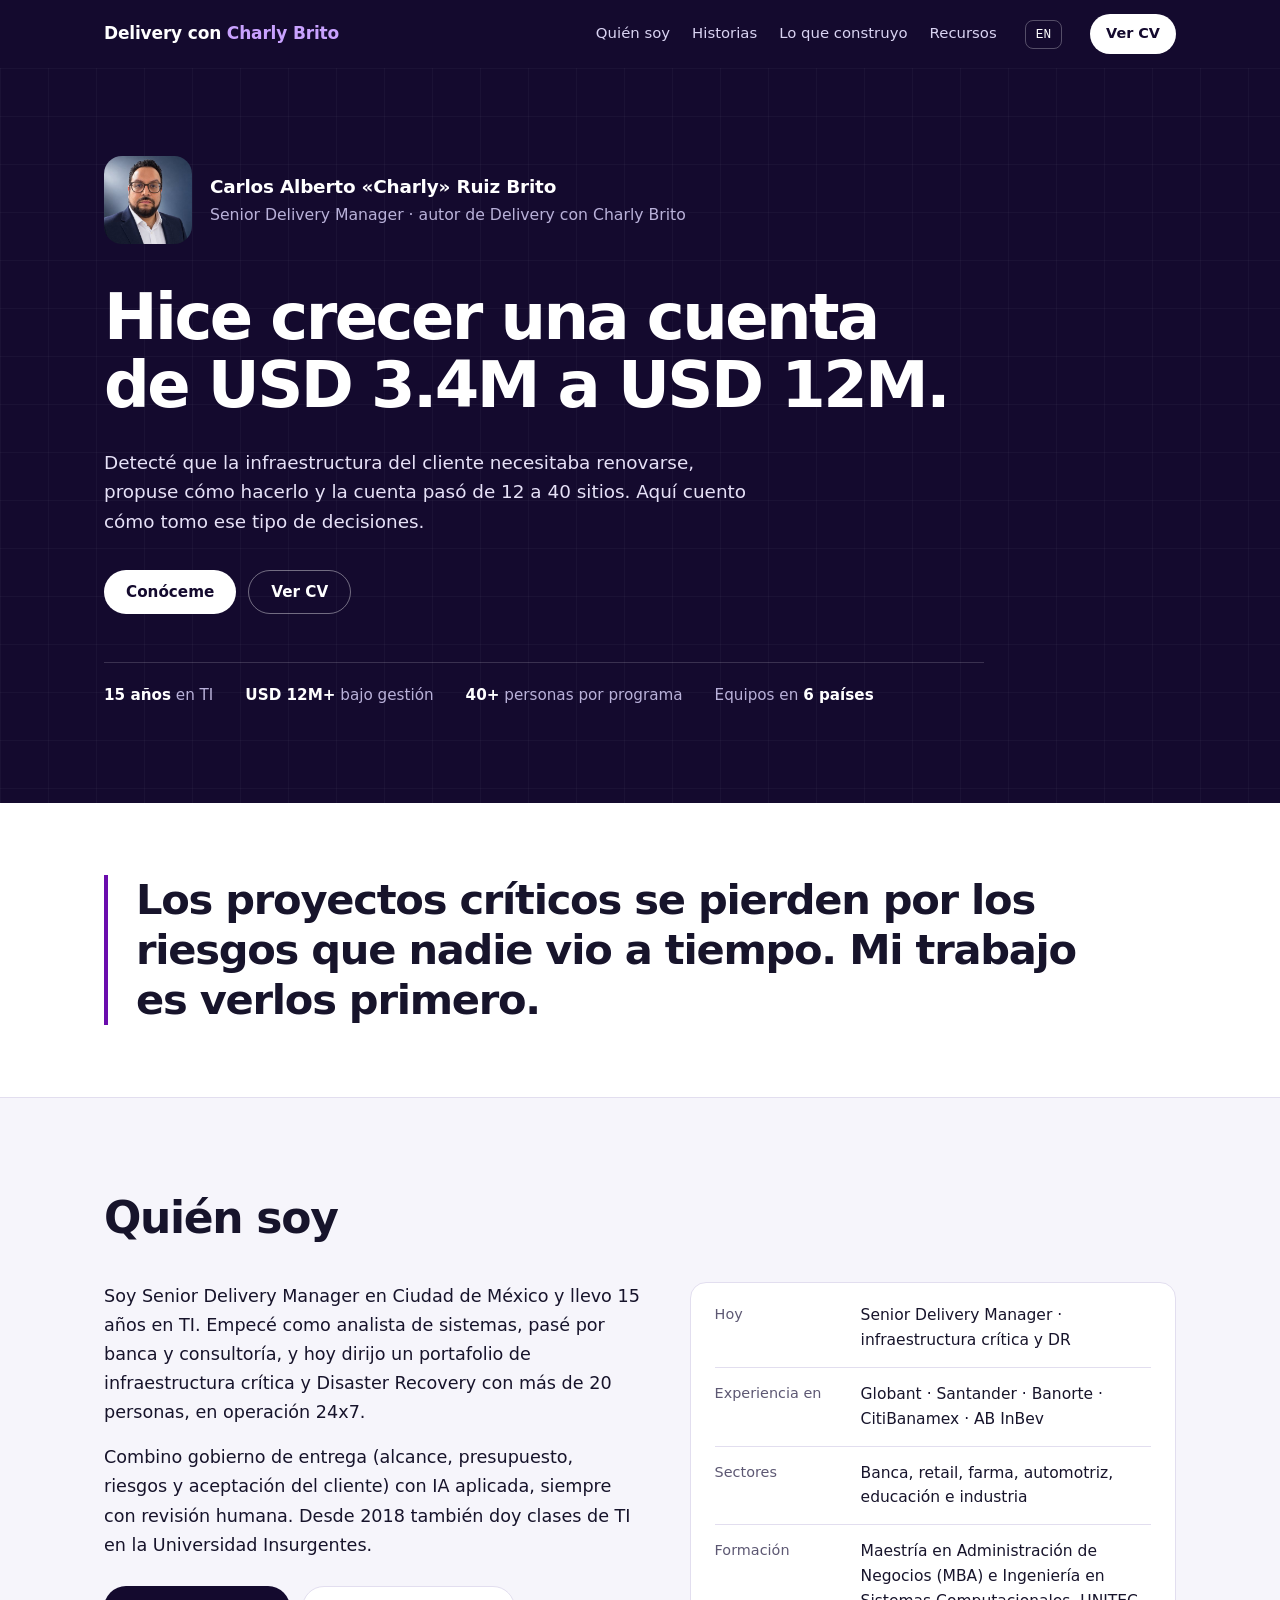
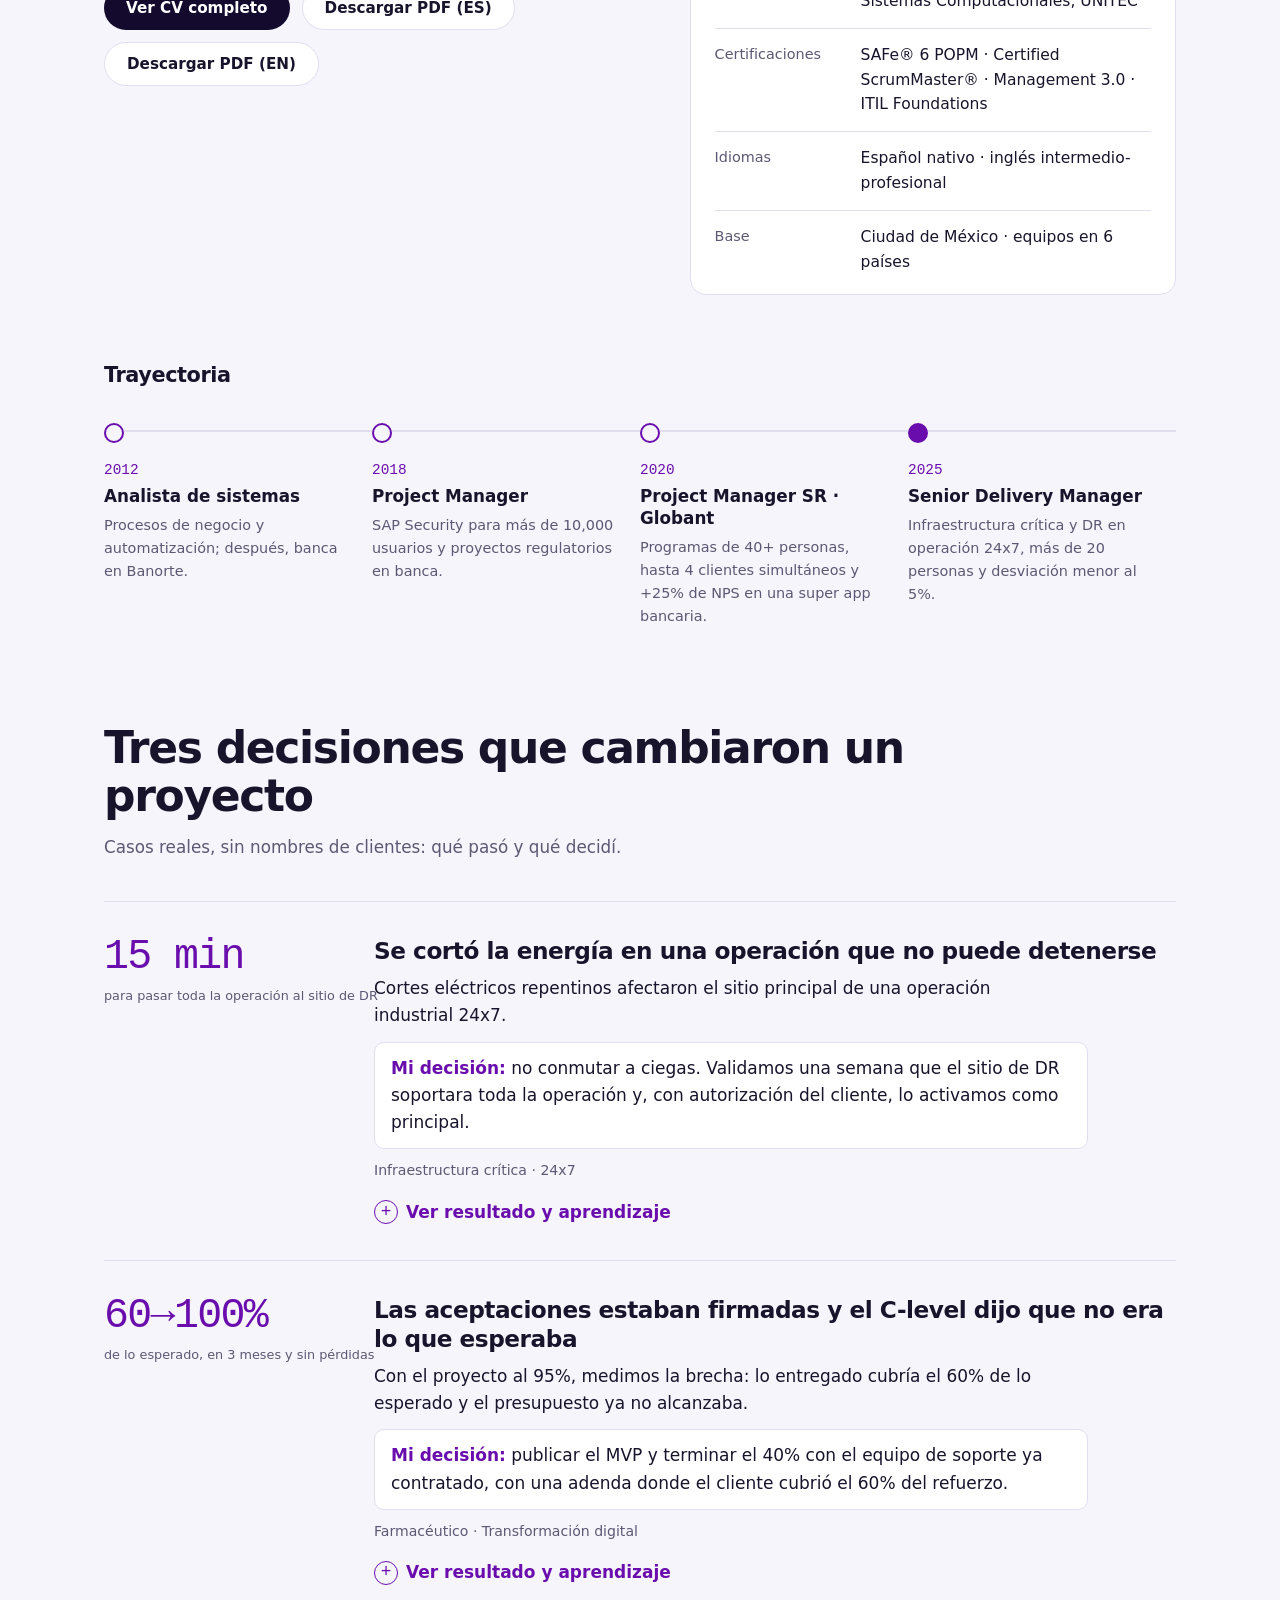
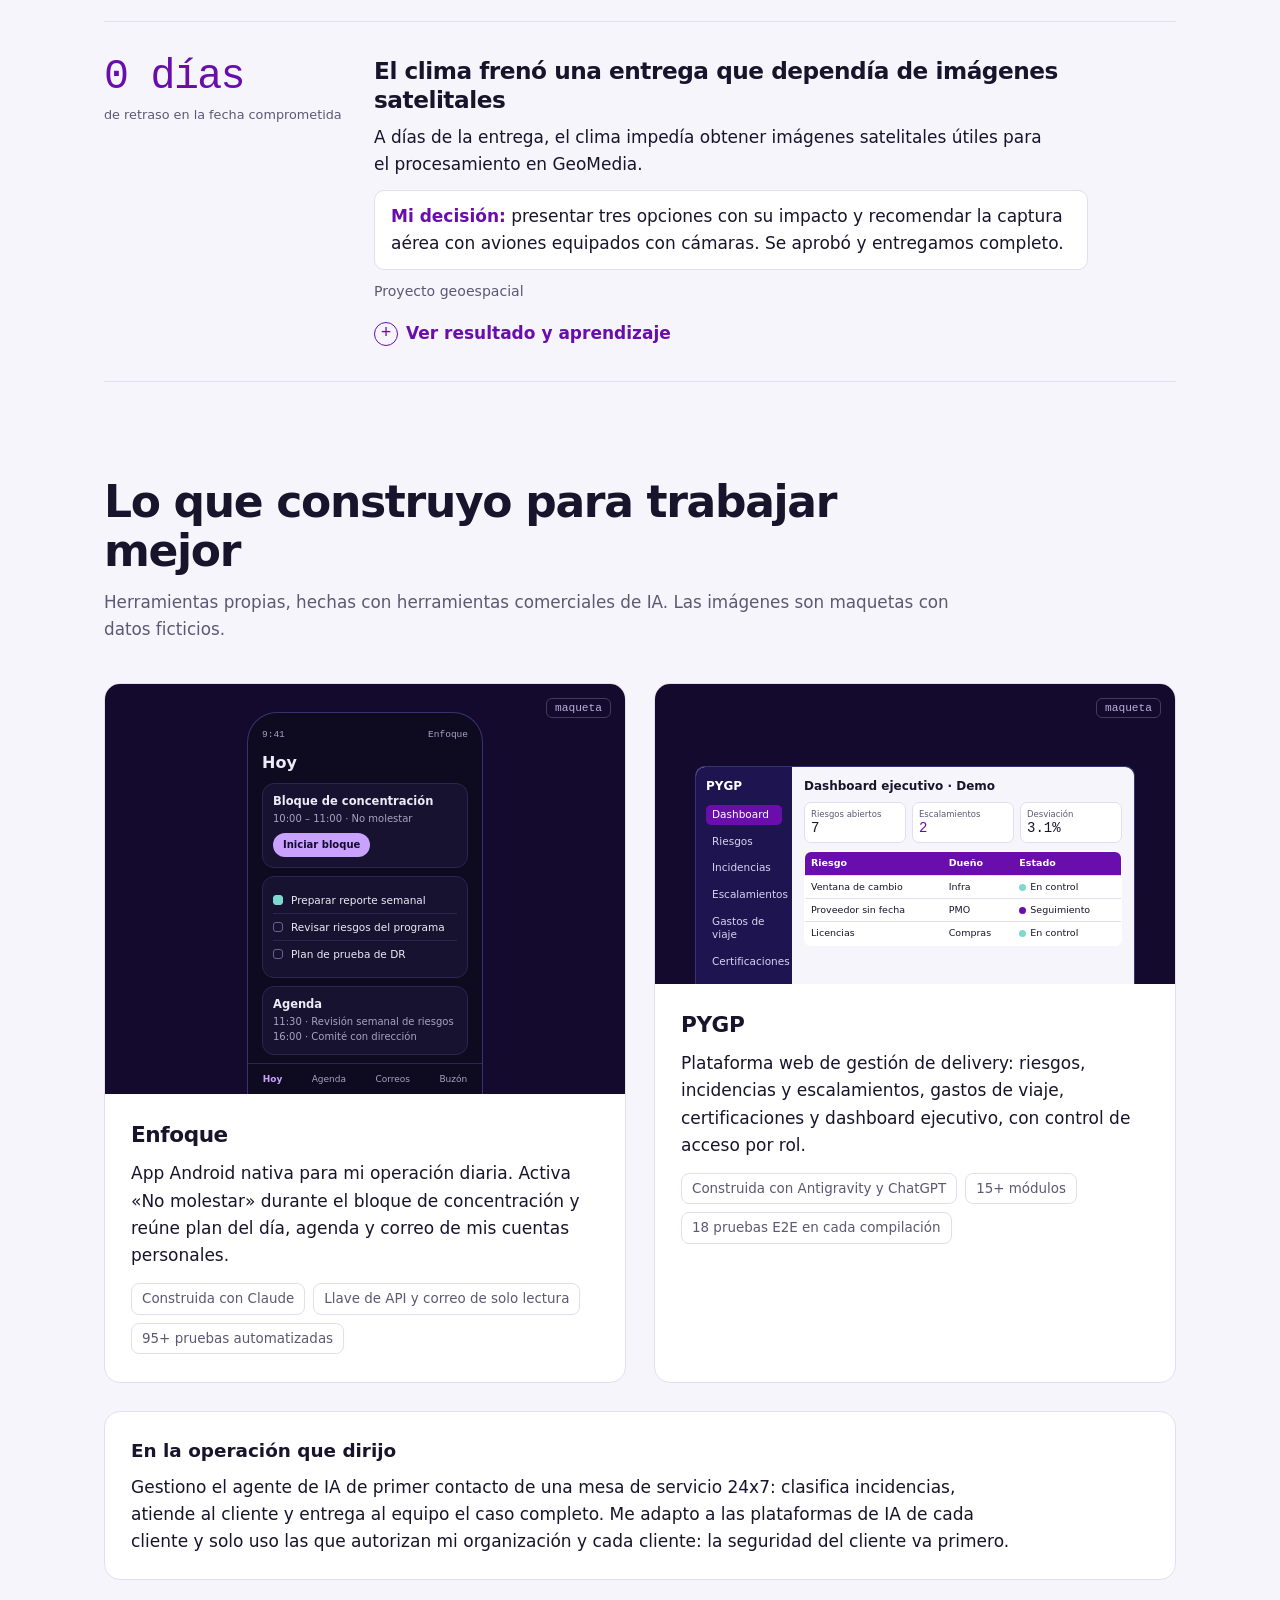
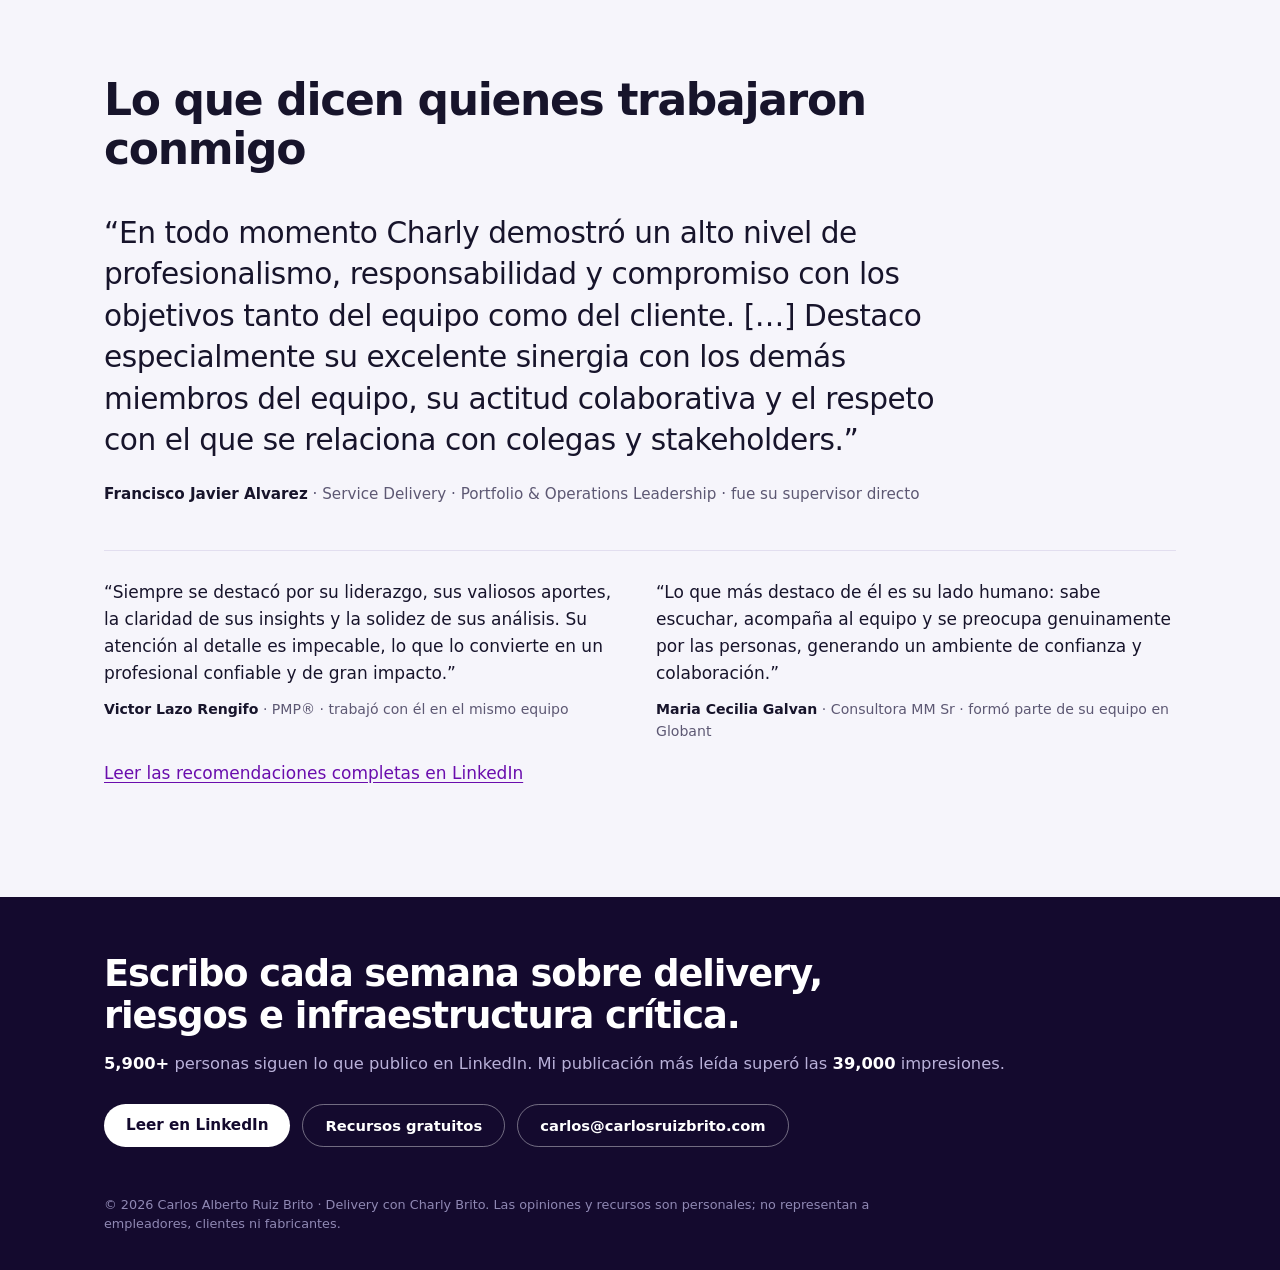
<file: nuevo/index.html>
<!DOCTYPE html>

<!-- © Carlos Alberto Ruiz Brito · Delivery con Charly Brito · carlosruizbrito.com · 17/11/2026 · actualizado 17/11/2026 · generado desde _fuente/inicio.html -->
<html lang="es">
<head>
<meta charset="utf-8"/>
<meta content="default-src 'self'; script-src 'self'; style-src 'self' 'unsafe-inline' https://fonts.googleapis.com; font-src https://fonts.gstatic.com; img-src 'self' data:; media-src 'self'; connect-src 'self'; object-src 'none'; base-uri 'self'; form-action 'none'; upgrade-insecure-requests" http-equiv="Content-Security-Policy"/>
<meta content="strict-origin-when-cross-origin" name="referrer"/>
<meta content="noindex, nofollow" name="robots"/>
<meta content="#140a2e" name="theme-color"/>
<meta content="width=device-width, initial-scale=1" name="viewport"/>
<title>Carlos Alberto Ruiz Brito · Senior Delivery Manager</title>
<meta content="Carlos Alberto «Charly» Ruiz Brito, Senior Delivery Manager: decisiones de entrega en infraestructura crítica, Disaster Recovery y transformación digital." name="description"/>
<link href="https://carlosruizbrito.com/nuevo/" rel="canonical"/>
<link href="https://carlosruizbrito.com/nuevo/" hreflang="es" rel="alternate"/>
<link href="https://carlosruizbrito.com/nuevo/en/" hreflang="en" rel="alternate"/>
<link href="https://carlosruizbrito.com/nuevo/" hreflang="x-default" rel="alternate"/>
<meta content="profile" property="og:type"/>
<meta content="https://carlosruizbrito.com/nuevo/" property="og:url"/>
<meta content="Carlos Alberto Ruiz Brito · Senior Delivery Manager" property="og:title"/>
<meta content="Carlos Alberto «Charly» Ruiz Brito, Senior Delivery Manager: decisiones de entrega en infraestructura crítica, Disaster Recovery y transformación digital." property="og:description"/>
<meta content="https://carlosruizbrito.com/recursos/og-image.png" property="og:image"/>
<meta content="1200" property="og:image:width"/>
<meta content="627" property="og:image:height"/>
<meta content="summary_large_image" name="twitter:card"/>
<script type="application/ld+json">{"@context":"https://schema.org","@type":"Person","name":"Carlos Alberto Ruiz Brito","alternateName":"Charly Brito","jobTitle":"Senior Delivery Manager","url":"https://carlosruizbrito.com/","image":"https://carlosruizbrito.com/foto-carlos.jpg","email":"mailto:carlos@carlosruizbrito.com","address":{"@type":"PostalAddress","addressLocality":"Ciudad de México","addressCountry":"MX"},"alumniOf":{"@type":"CollegeOrUniversity","name":"UNITEC"},"knowsAbout":["Delivery Management","Disaster Recovery","Infraestructura crítica","Gestión de riesgos","Transformación digital","IA aplicada a la entrega"],"sameAs":["https://www.linkedin.com/in/carlosruizb","https://github.com/carlosruizbrito"]}</script>
<link href="https://fonts.googleapis.com" rel="preconnect"/><link crossorigin="" href="https://fonts.gstatic.com" rel="preconnect"/>
<link href="https://fonts.googleapis.com/css2?family=Inter:wght@400;500;600;700;800&amp;family=IBM+Plex+Mono:wght@400;500&amp;display=swap" rel="stylesheet"/>
<link href="../favicon.ico" rel="icon" sizes="any"/>
<link href="../favicon.png" rel="icon" type="image/png"/>
<link href="../apple-touch-icon.png" rel="apple-touch-icon"/>
<style>
:root{
  --ink:#140a2e;--ink2:#1d1450;--blue:#0b2a4a;--violet:#c9a2ff;--mint:#7fd8cf;--amber:#f0b429;--purple:#6A0DAD;
  --bg:#f6f5fb;--surface:#fff;--fg:#17142b;--muted:#5d5873;--line:#e2deef;--accent:#6A0DAD;
  --sans:"Inter",system-ui,-apple-system,"Segoe UI",sans-serif;--mono:"IBM Plex Mono",ui-monospace,Menlo,monospace;
  --col:1120px;
}
@media (prefers-color-scheme:dark){:root{--bg:#0e0a1f;--surface:#171230;--fg:#ecebf6;--muted:#a8a3c2;--line:#2b2550;--accent:#c9a2ff;color-scheme:dark}}
*{box-sizing:border-box}
html[lang="es"] .en,html[lang="en"] .es{display:none!important}
html{scroll-behavior:smooth}
@media (prefers-reduced-motion:reduce){html{scroll-behavior:auto}}
body{margin:0;background:var(--bg);color:var(--fg);font:400 17px/1.6 var(--sans);-webkit-font-smoothing:antialiased}
a{color:var(--accent);text-underline-offset:3px}
:focus-visible{outline:2px solid var(--amber);outline-offset:3px;border-radius:4px}
.col{max-width:var(--col);margin:0 auto;padding-inline:24px}
.skip{position:absolute;left:-999px;top:8px;background:#fff;color:var(--ink);padding:8px 14px;border-radius:8px;z-index:10}
.skip:focus{left:8px}
.num{font-family:var(--mono);font-variant-numeric:tabular-nums}

/* Barra superior */
.top{background:var(--ink);color:#fff}
.top .col{display:flex;align-items:center;gap:28px;height:68px}
.brand{color:#fff;text-decoration:none;font-weight:800;letter-spacing:-.01em;white-space:nowrap}
.brand span{color:var(--violet)}
.top nav{display:flex;gap:22px;margin-left:auto}
.top nav a{color:#d9d3f2;text-decoration:none;font-size:.93rem}
.top nav a:hover{color:#fff}
.lang{border:1px solid rgba(255,255,255,.28);color:#fff;font:500 .8rem var(--mono);padding:6px 10px;border-radius:8px;text-decoration:none}
.top{position:relative}
.burger{display:none;width:42px;height:36px;align-items:center;justify-content:center;border-radius:10px;background:none;border:1px solid rgba(255,255,255,.28);cursor:pointer;padding:0}
.burger span,.burger span::before,.burger span::after{display:block;width:16px;height:1.5px;background:#fff;border-radius:2px}
.burger span{position:relative}.burger span::before,.burger span::after{content:"";position:absolute;left:0}.burger span::before{top:-5px}.burger span::after{top:5px}
.top .menu{display:none;position:absolute;top:64px;right:16px;left:16px;background:#1d1450;border:1px solid rgba(255,255,255,.14);border-radius:14px;padding:8px;flex-direction:column;z-index:20}
.top .menu.open{display:flex}
.menu a{color:#fff;text-decoration:none;padding:12px 14px;border-radius:10px;font-weight:500}
.menu a:hover{background:rgba(255,255,255,.08)}
.cvlink{color:var(--ink);background:#fff;text-decoration:none;font-weight:600;font-size:.9rem;padding:8px 16px;border-radius:999px;white-space:nowrap}
@media (max-width:860px){.top nav[aria-label="Principal"]{display:none}.top .col{gap:10px}.lang{margin-left:auto}.burger{display:inline-flex}.cvlink{display:none}}

/* Portada */
.hero{background:var(--ink);color:#fff;position:relative;overflow:hidden;padding:88px 0 96px}
.hero::before{content:"";position:absolute;inset:0;background-image:linear-gradient(rgba(255,255,255,.03) 1px,transparent 1px),linear-gradient(90deg,rgba(255,255,255,.03) 1px,transparent 1px);background-size:48px 48px;pointer-events:none}
.hero .col{position:relative}
.copy{max-width:880px}
.who{display:flex;align-items:center;gap:18px;margin:0 0 40px}
.who img{width:88px;height:88px;border-radius:18px;object-fit:cover;display:block}
.who b{display:block;color:#fff;font-weight:700;font-size:1.15rem;letter-spacing:-.01em}
.who span{color:#b9b1d9;font-size:.98rem}
.hero h1{margin:0;font-weight:800;font-size:clamp(2.3rem,5vw,4.1rem);line-height:1.06;letter-spacing:-.04em;max-width:16em;text-wrap:balance}
.lede{max-width:36em;margin:28px 0 0;font-size:1.15rem;line-height:1.6;color:#e6e1f7}
.actions{display:flex;flex-wrap:wrap;gap:12px;margin-top:34px}
.btn{display:inline-flex;align-items:center;gap:8px;font:600 .95rem var(--sans);padding:12px 22px;border-radius:999px;text-decoration:none}
.btn-light{background:#fff;color:var(--ink)}
.btn-line{border:1px solid rgba(255,255,255,.4);color:#fff}
.facts{margin:48px 0 0;padding:20px 0 0;border-top:1px solid rgba(255,255,255,.16);display:flex;flex-wrap:wrap;gap:8px 32px;color:#b9b1d9;font-size:.95rem;list-style:none}
.facts b{color:#fff;font-weight:600}
@media (max-width:700px){.hero{padding:48px 0 64px}.who img{width:72px;height:72px;border-radius:16px}.who{margin-bottom:28px}}
/* Punto de vista */
.pov{background:var(--surface);border-bottom:1px solid var(--line);padding:72px 0}
.pov-t{margin:0;max-width:24em;font-size:clamp(1.6rem,3.6vw,2.6rem);line-height:1.2;letter-spacing:-.03em;font-weight:700;color:var(--fg);border-left:4px solid var(--accent);padding-left:28px}
@media (max-width:700px){.pov{padding:48px 0}.pov-t{padding-left:18px}}

/* Secciones */
section.block{padding-top:96px}
.head{max-width:54rem;margin-bottom:40px}
.head h2{margin:0;font-size:clamp(1.9rem,4vw,2.75rem);line-height:1.1;letter-spacing:-.03em;font-weight:800}
.head p{margin:14px 0 0;color:var(--muted);font-size:1.05rem}

/* Historias */
.story{border-top:1px solid var(--line);display:grid;grid-template-columns:230px minmax(0,1fr);gap:8px 40px;padding:34px 0}
.story:last-child{border-bottom:1px solid var(--line)}
.big{font:500 clamp(1.9rem,3.4vw,2.6rem)/1 var(--mono);letter-spacing:-.04em;color:var(--accent);white-space:nowrap}
.big small{display:block;margin-top:10px;font:400 .8rem var(--sans);letter-spacing:0;color:var(--muted)}
.story h3{margin:0;font-size:1.45rem;line-height:1.25;letter-spacing:-.02em}
.story .hook{margin:10px 0 0;font-size:1.06rem;color:var(--fg);max-width:40em}
.story .ctx{margin:10px 0 0;font-size:.88rem;color:var(--muted)}
.story .dec{margin:12px 0 0;max-width:42em;padding:12px 16px;background:var(--surface);border:1px solid var(--line);border-radius:10px}
.story .dec b{color:var(--accent);font-weight:700}
details{margin-top:16px}
summary{cursor:pointer;font-weight:600;color:var(--accent);list-style:none;display:inline-flex;align-items:center;gap:8px}
summary::-webkit-details-marker{display:none}
summary::before{content:"+";font:500 1.1rem var(--mono);width:22px;height:22px;border:1px solid currentColor;border-radius:50%;display:inline-grid;place-items:center;line-height:1}
details[open] summary::before{content:"−"}
.steps{display:grid;grid-template-columns:repeat(2,minmax(0,1fr));gap:22px 36px;margin-top:20px;max-width:52rem}
.steps h4{margin:0 0 4px;font-size:.85rem;font-weight:600;color:var(--muted)}
.steps p{margin:0;font-size:.97rem}
.steps .lesson{grid-column:1/-1;border-left:3px solid var(--accent);padding:2px 0 2px 16px;font-style:italic}
@media (max-width:760px){.story{grid-template-columns:1fr}.steps{grid-template-columns:1fr}}

/* Lo que construyo */
.builds{display:grid;grid-template-columns:repeat(2,minmax(0,1fr));gap:28px}
.build{background:var(--surface);border:1px solid var(--line);border-radius:16px;overflow:hidden;display:flex;flex-direction:column}
.stage{background:var(--ink);padding:28px 24px 0;display:flex;justify-content:center;align-items:flex-end;min-height:300px;position:relative}
.stage .tag{position:absolute;top:14px;right:14px;font:500 .7rem var(--mono);color:#b9b1d9;border:1px solid rgba(255,255,255,.2);padding:3px 8px;border-radius:6px}
.build .txt{padding:24px 26px 28px}
.build h3{margin:0;font-size:1.35rem;letter-spacing:-.02em}
.build p{margin:8px 0 0;color:var(--fg)}
.build ul{margin:14px 0 0;padding:0;list-style:none;display:flex;flex-wrap:wrap;gap:8px}
.build li{font-size:.84rem;color:var(--muted);border:1px solid var(--line);border-radius:8px;padding:4px 10px}
@media (max-width:860px){.builds{grid-template-columns:1fr}}

/* Maqueta Enfoque (teléfono) */
.phone{width:236px;background:#0e0a1f;border:1px solid #3a3270;border-bottom:0;border-radius:30px 30px 0 0;padding:16px 14px 0;color:#ecebf6;font-size:11px;line-height:1.35}
.phone .bar{display:flex;justify-content:space-between;color:#a8a3c2;font:500 9.5px var(--mono);margin-bottom:12px}
.phone .ttl{font-weight:700;font-size:16px;margin-bottom:10px}
.phone .card{background:#171230;border:1px solid #2b2550;border-radius:12px;padding:10px;margin-bottom:8px}
.phone .card b{display:block;font-size:11.5px}
.phone .card .m{color:#a8a3c2;font-size:10px;margin-top:2px}
.phone .go{display:inline-block;margin-top:8px;background:#c9a2ff;color:#140a2e;font-weight:700;font-size:10px;padding:5px 10px;border-radius:999px}
.phone .row{display:flex;align-items:center;gap:8px;padding:6px 0;border-top:1px solid #2b2550;font-size:10.5px}
.phone .row:first-of-type{border-top:0}
.phone .row i{width:10px;height:10px;border-radius:3px;border:1px solid #6b6396;flex:none}
.phone .row i.ok{background:#7fd8cf;border-color:#7fd8cf}
.phone .habits{display:flex;gap:6px;flex-wrap:wrap;margin-top:2px}
.phone .habits span{background:#221a48;border-radius:999px;padding:3px 8px;font-size:9.5px;color:#d9d3f2}
.phone .tabs{display:flex;justify-content:space-around;border-top:1px solid #2b2550;margin:6px -14px 0;padding:9px 0;color:#a8a3c2;font-size:9px}
.phone .tabs b{color:#c9a2ff;font-weight:600}

/* Maqueta PYGP (escritorio) */
.desk{width:100%;max-width:440px;background:#f6f5fb;border-radius:10px 10px 0 0;overflow:hidden;color:#17142b;font-size:10.5px;line-height:1.3;display:grid;grid-template-columns:96px 1fr;border:1px solid #3a3270;border-bottom:0}
.desk .side{background:#1d1450;color:#d9d3f2;padding:12px 10px;display:flex;flex-direction:column;gap:7px}
.desk .side b{color:#fff;font-size:12px;margin-bottom:4px}
.desk .side span{padding:3px 6px;border-radius:5px}
.desk .side span.on{background:#6A0DAD;color:#fff}
.desk .main{padding:12px}
.desk .main .t{font-weight:700;font-size:12px;margin-bottom:8px}
.desk .kpis{display:grid;grid-template-columns:repeat(3,1fr);gap:6px;margin-bottom:8px}
.desk .kpi{background:#fff;border:1px solid #e2deef;border-radius:7px;padding:6px}
.desk .kpi small{display:block;color:#5d5873;font-size:8.5px}
.desk .kpi b{font:500 14px var(--mono)}
.desk .kpi.w b{color:#6A0DAD}
.desk table{width:100%;border-collapse:collapse;background:#fff;border:1px solid #e2deef;border-radius:7px;overflow:hidden;font-size:9.5px}
.desk th{background:#6A0DAD;color:#fff;text-align:left;font-weight:600;padding:5px 6px}
.desk td{padding:5px 6px;border-top:1px solid #e2deef}
.desk .dot{display:inline-block;width:7px;height:7px;border-radius:50%;margin-right:4px;vertical-align:middle}

/* En la operación */
.ops{margin-top:28px;background:var(--surface);border:1px solid var(--line);border-radius:16px;padding:24px 26px;max-width:none}
.ops h3{margin:0;font-size:1.15rem}
.ops p{margin:8px 0 0;max-width:52em}

/* Recomendación */
.quote{margin:0;max-width:52rem}
.quote p{margin:0;font-size:clamp(1.35rem,2.6vw,1.85rem);line-height:1.4;letter-spacing:-.015em;font-weight:500}
.quote footer{margin-top:20px;color:var(--muted);font-size:.95rem}
.quote footer b{color:var(--fg);font-weight:600}
.more{display:grid;grid-template-columns:repeat(2,minmax(0,1fr));gap:32px;margin-top:44px;padding-top:28px;border-top:1px solid var(--line)}
.more blockquote{margin:0}
.more p{margin:0;color:var(--fg)}
.more footer{margin-top:10px;font-size:.88rem;color:var(--muted)}
.more footer b{color:var(--fg);font-weight:600}
@media (max-width:760px){.more{grid-template-columns:1fr}}

/* Quién soy */
.about{display:grid;grid-template-columns:minmax(0,1.05fr) minmax(0,.95fr);gap:48px;align-items:start}
.bio p{margin:0 0 16px;font-size:1.1rem;line-height:1.65;max-width:34em}
.bio .cvrow{margin-top:26px}
.keys{margin:0;background:var(--surface);border:1px solid var(--line);border-radius:16px;padding:6px 24px}
.keys div{display:grid;grid-template-columns:130px minmax(0,1fr);gap:16px;padding:14px 0;border-top:1px solid var(--line)}
.keys div:first-child{border-top:0}
.keys dt{color:var(--muted);font-size:.9rem}
.keys dd{margin:0;font-size:.97rem}
h3.sub{margin:64px 0 28px;font-size:1.3rem;letter-spacing:-.02em}
@media (max-width:900px){.about{grid-template-columns:1fr;gap:32px}.keys div{grid-template-columns:1fr;gap:2px}}

/* Trayectoria */
.path{list-style:none;margin:0;padding:0;display:grid;grid-template-columns:repeat(4,minmax(0,1fr));position:relative}
.path::before{content:"";position:absolute;left:0;right:0;top:9px;height:2px;background:var(--line)}
.path li{position:relative;padding:34px 18px 0 0}
.path li::before{content:"";position:absolute;top:2px;left:0;width:16px;height:16px;border-radius:50%;background:var(--bg);border:2px solid var(--accent)}
.path li:last-child::before{background:var(--accent)}
.path .y{font-family:var(--mono);color:var(--accent);font-size:.9rem}
.path b{display:block;margin-top:4px;font-size:1.05rem;line-height:1.3}
.path span.d{display:block;margin-top:6px;color:var(--muted);font-size:.9rem}
@media (max-width:760px){
  .path{grid-template-columns:1fr}
  .path::before{left:7px;right:auto;top:0;bottom:0;width:2px;height:auto}
  .path li{padding:0 0 26px 36px}
  .path li::before{top:4px}
}
.cvrow{display:flex;flex-wrap:wrap;gap:12px;margin-top:28px}
.btn-dark{background:var(--ink);color:#fff}
.btn-out{border:1px solid var(--line);color:var(--fg);background:var(--surface)}
@media (prefers-color-scheme:dark){.btn-dark{background:#fff;color:var(--ink)}}

/* Pie */
.foot{margin-top:110px;background:var(--ink);color:#d9d3f2;padding:56px 0 40px}
.foot h2{margin:0;color:#fff;font-size:clamp(1.6rem,3.4vw,2.3rem);letter-spacing:-.03em;max-width:22em;line-height:1.15}
.foot .proof{margin:14px 0 0;color:#b9b1d9;font-size:1.02rem}.foot .proof b{color:#fff}
.foot .links{display:flex;flex-wrap:wrap;gap:12px;margin-top:26px}
.foot .links a{color:#fff}.foot .links a.btn-light{color:var(--ink)}
.foot .btn-line{font-size:.92rem}
.foot small{display:block;margin-top:48px;color:#8f88b3;font-size:.8rem;line-height:1.5;max-width:60em}
</style>
</head>
<body>
<a class="skip" href="#contenido">Saltar al contenido</a>
<header class="top">
<div class="col">
<a class="brand" href="./">Delivery con <span>Charly Brito</span></a>
<nav aria-label="Principal">
<a href="#quien">Quién soy</a>
<a href="#historias">Historias</a>
<a href="#construyo">Lo que construyo</a>
<a href="../recursos/">Recursos</a>
</nav>
<a class="lang" href="en/" hreflang="en" lang="en">EN</a>
<button aria-controls="menu" aria-expanded="false" aria-label="Abrir menú" class="burger" id="burger" type="button"><span></span></button>
<a class="cvlink" href="../cv.html">Ver CV</a>
</div>
<nav aria-label="Menú" class="menu" id="menu">
<a href="#quien">Quién soy</a>
<a href="#historias">Historias</a>
<a href="#construyo">Lo que construyo</a>
<a href="../recursos/">Recursos</a>
<a href="https://www.linkedin.com/in/carlosruizb" rel="noopener" target="_blank">LinkedIn</a>
</nav>
</header>
<main id="contenido" tabindex="-1">
<section aria-labelledby="titulo" class="hero">
<div class="col">
<div class="copy">
<div class="who"><img alt="Carlos Alberto Ruiz Brito" height="88" src="../foto-carlos.jpg" width="88"/><div><b>Carlos Alberto «Charly» Ruiz Brito</b><span>Senior Delivery Manager · autor de Delivery con Charly Brito</span></div></div>
<h1 id="titulo">Hice crecer una cuenta de USD 3.4M a USD 12M.</h1>
<p class="lede">Detecté que la infraestructura del cliente necesitaba renovarse, propuse cómo hacerlo y la cuenta pasó de 12 a 40 sitios. Aquí cuento cómo tomo ese tipo de decisiones.</p>
<div class="actions">
<a class="btn btn-light" href="#quien">Conóceme</a>
<a class="btn btn-line" href="../cv.html">Ver CV</a>
</div>
<ul class="facts">
<li><b>15 años</b> en TI</li>
<li><b>USD 12M+</b> bajo gestión</li>
<li><b>40+</b> personas por programa</li>
<li>Equipos en <b>6 países</b></li>
</ul>
</div>
</div>
</section>
<section aria-label="Punto de vista" class="pov">
<div class="col">
<p class="pov-t">Los proyectos críticos se pierden por los riesgos que nadie vio a tiempo. Mi trabajo es verlos primero.</p>
</div>
</section>
<section aria-labelledby="h-quien" class="block col" id="quien">
<div class="head"><h2 id="h-quien">Quién soy</h2></div>
<div class="about">
<div class="bio">
<p>Soy Senior Delivery Manager en Ciudad de México y llevo 15 años en TI. Empecé como analista de sistemas, pasé por banca y consultoría, y hoy dirijo un portafolio de infraestructura crítica y Disaster Recovery con más de 20 personas, en operación 24x7.</p>
<p>Combino gobierno de entrega (alcance, presupuesto, riesgos y aceptación del cliente) con IA aplicada, siempre con revisión humana. Desde 2018 también doy clases de TI en la Universidad Insurgentes.</p>
<div class="cvrow">
<a class="btn btn-dark" href="../cv.html">Ver CV completo</a>
<a class="btn btn-out" href="../recursos/CV_Carlos_Ruiz_Brito_ES_WEB.pdf">Descargar PDF (ES)</a>
<a class="btn btn-out" href="../recursos/CV_Carlos_Ruiz_Brito_EN_WEB_1.pdf">Descargar PDF (EN)</a>
</div>
</div>
<dl class="keys">
<div><dt>Hoy</dt><dd>Senior Delivery Manager · infraestructura crítica y DR</dd></div>
<div><dt>Experiencia en</dt><dd>Globant · Santander · Banorte · CitiBanamex · AB InBev</dd></div>
<div><dt>Sectores</dt><dd>Banca, retail, farma, automotriz, educación e industria</dd></div>
<div><dt>Formación</dt><dd>Maestría en Administración de Negocios (MBA) e Ingeniería en Sistemas Computacionales, UNITEC</dd></div>
<div><dt>Certificaciones</dt><dd>SAFe® 6 POPM · Certified ScrumMaster® · Management 3.0 · ITIL Foundations</dd></div>
<div><dt>Idiomas</dt><dd>Español nativo · inglés intermedio-profesional</dd></div>
<div><dt>Base</dt><dd>Ciudad de México · equipos en 6 países</dd></div>
</dl>
</div>
<h3 class="sub">Trayectoria</h3>
<ol class="path">
<li><span class="y">2012</span><b>Analista de sistemas</b><span class="d">Procesos de negocio y automatización; después, banca en Banorte.</span></li>
<li><span class="y">2018</span><b>Project Manager</b><span class="d">SAP Security para más de 10,000 usuarios y proyectos regulatorios en banca.</span></li>
<li><span class="y">2020</span><b>Project Manager SR · Globant</b><span class="d">Programas de 40+ personas, hasta 4 clientes simultáneos y +25% de NPS en una super app bancaria.</span></li>
<li><span class="y">2025</span><b>Senior Delivery Manager</b><span class="d">Infraestructura crítica y DR en operación 24x7, más de 20 personas y desviación menor al 5%.</span></li>
</ol>
</section>
<section aria-labelledby="h-historias" class="block col" id="historias">
<div class="head">
<h2 id="h-historias">Tres decisiones que cambiaron un proyecto</h2>
<p>Casos reales, sin nombres de clientes: qué pasó y qué decidí.</p>
</div>
<article class="story">
<div class="big">15 min<small>para pasar toda la operación al sitio de DR</small></div>
<div>
<h3>Se cortó la energía en una operación que no puede detenerse</h3>
<p class="hook">Cortes eléctricos repentinos afectaron el sitio principal de una operación industrial 24x7.</p>
<p class="dec"><b>Mi decisión:</b> no conmutar a ciegas. Validamos una semana que el sitio de DR soportara toda la operación y, con autorización del cliente, lo activamos como principal.</p>
<p class="ctx">Infraestructura crítica · 24x7</p>
<details>
<summary>Ver resultado y aprendizaje</summary>
<div class="steps">
<div><h4>Situación</h4><p>Cortes eléctricos repentinos afectaron el sitio principal de una operación industrial 24x7.</p></div>
<div><h4>Decisión</h4><p>Antes de conmutar, validamos durante una semana que el sitio de DR soportara toda la operación y armamos el plan de trabajo, con reportes continuos a dirección y al cliente. Con su autorización activamos el sitio de DR como principal; coordiné la ejecución en sitio con nuestro especialista de infraestructura.</p></div>
<div><h4>Resultado</h4><p>La conmutación tomó 15 minutos. El sitio de DR quedó como principal, con retorno planificado al sitio original.</p></div>
<p class="lesson">Un DR sin pruebas es solo teoría. Cuando llegó la contingencia, el plan ya estaba validado y documentado.</p>
</div>
</details>
</div>
</article>
<article class="story">
<div class="big">60→100%<small>de lo esperado, en 3 meses y sin pérdidas</small></div>
<div>
<h3>Las aceptaciones estaban firmadas y el C-level dijo que no era lo que esperaba</h3>
<p class="hook">Con el proyecto al 95%, medimos la brecha: lo entregado cubría el 60% de lo esperado y el presupuesto ya no alcanzaba.</p>
<p class="dec"><b>Mi decisión:</b> publicar el MVP y terminar el 40% con el equipo de soporte ya contratado, con una adenda donde el cliente cubrió el 60% del refuerzo.</p>
<p class="ctx">Farmacéutico · Transformación digital</p>
<details>
<summary>Ver resultado y aprendizaje</summary>
<div class="steps">
<div><h4>Situación</h4><p>Tras una semana de sesiones diarias medimos la brecha: lo entregado cubría el 60% de lo esperado y el presupuesto ya no alcanzaba para el resto.</p></div>
<div><h4>Decisión</h4><p>Publicar el MVP ya construido y desarrollar el 40% faltante con el equipo de soporte extendido, reforzado con una adenda: el cliente absorbió el 60% del costo del refuerzo y la empresa el 40%, sin romper la rentabilidad.</p></div>
<div><h4>Resultado</h4><p>El C-level aceptó el producto final y salió a producción.</p></div>
<p class="lesson">La aceptación de los Product Owners no sustituye la alineación con el sponsor ejecutivo.</p>
</div>
</details>
</div>
</article>
<article class="story">
<div class="big">0 días<small>de retraso en la fecha comprometida</small></div>
<div>
<h3>El clima frenó una entrega que dependía de imágenes satelitales</h3>
<p class="hook">A días de la entrega, el clima impedía obtener imágenes satelitales útiles para el procesamiento en GeoMedia.</p>
<p class="dec"><b>Mi decisión:</b> presentar tres opciones con su impacto y recomendar la captura aérea con aviones equipados con cámaras. Se aprobó y entregamos completo.</p>
<p class="ctx">Proyecto geoespacial</p>
<details>
<summary>Ver resultado y aprendizaje</summary>
<div class="steps">
<div><h4>Situación</h4><p>Sin imágenes satelitales útiles no se podía completar el procesamiento en GeoMedia.</p></div>
<div><h4>Decisión</h4><p>Las opciones: imágenes de archivo (descartada por antigüedad), entregar sin ese paso o capturar nuevas imágenes con aviones equipados con cámaras. Propuse la captura aérea.</p></div>
<div><h4>Resultado</h4><p>Proyecto completo en la fecha comprometida.</p></div>
<p class="lesson">Los riesgos fuera de nuestro control se anticipan: tener opciones listas a tiempo es lo que permite cumplir la fecha.</p>
</div>
</details>
</div>
</article>
</section>
<section aria-labelledby="h-construyo" class="block col" id="construyo">
<div class="head">
<h2 id="h-construyo">Lo que construyo para trabajar mejor</h2>
<p>Herramientas propias, hechas con herramientas comerciales de IA. Las imágenes son maquetas con datos ficticios.</p>
</div>
<div class="builds">
<article class="build">
<div aria-hidden="true" class="stage">
<span class="tag">maqueta</span>
<div class="phone">
<div class="bar"><span>9:41</span><span>Enfoque</span></div>
<div class="ttl">Hoy</div>
<div class="card"><b>Bloque de concentración</b><div class="m">10:00 – 11:00 · No molestar</div><span class="go">Iniciar bloque</span></div>
<div class="card">
<div class="row"><i class="ok"></i>Preparar reporte semanal</div>
<div class="row"><i></i>Revisar riesgos del programa</div>
<div class="row"><i></i>Plan de prueba de DR</div>
</div>
<div class="card"><b>Agenda</b><div class="m">11:30 · Revisión semanal de riesgos</div><div class="m">16:00 · Comité con dirección</div></div>
<div class="tabs"><b>Hoy</b><span>Agenda</span><span>Correos</span><span>Buzón</span></div>
</div>
</div>
<div class="txt">
<h3>Enfoque</h3>
<p>App Android nativa para mi operación diaria. Activa «No molestar» durante el bloque de concentración y reúne plan del día, agenda y correo de mis cuentas personales.</p>
<ul>
<li>Construida con Claude</li>
<li>Llave de API y correo de solo lectura</li>
<li>95+ pruebas automatizadas</li>
</ul>
</div>
</article>
<article class="build">
<div aria-hidden="true" class="stage">
<span class="tag">maqueta</span>
<div class="desk">
<div class="side"><b>PYGP</b><span class="on">Dashboard</span><span>Riesgos</span><span>Incidencias</span><span>Escalamientos</span><span>Gastos de viaje</span><span>Certificaciones</span></div>
<div class="main">
<div class="t">Dashboard ejecutivo · Demo</div>
<div class="kpis">
<div class="kpi"><small>Riesgos abiertos</small><b>7</b></div>
<div class="kpi w"><small>Escalamientos</small><b>2</b></div>
<div class="kpi"><small>Desviación</small><b>3.1%</b></div>
</div>
<table>
<tr><th>Riesgo</th><th>Dueño</th><th>Estado</th></tr>
<tr><td>Ventana de cambio</td><td>Infra</td><td><span class="dot" style="background:#7fd8cf"></span>En control</td></tr>
<tr><td>Proveedor sin fecha</td><td>PMO</td><td><span class="dot" style="background:#6A0DAD"></span>Seguimiento</td></tr>
<tr><td>Licencias</td><td>Compras</td><td><span class="dot" style="background:#7fd8cf"></span>En control</td></tr>
</table>
</div>
</div>
</div>
<div class="txt">
<h3>PYGP</h3>
<p>Plataforma web de gestión de delivery: riesgos, incidencias y escalamientos, gastos de viaje, certificaciones y dashboard ejecutivo, con control de acceso por rol.</p>
<ul>
<li>Construida con Antigravity y ChatGPT</li>
<li>15+ módulos</li>
<li>18 pruebas E2E en cada compilación</li>
</ul>
</div>
</article>
</div>
<div class="ops">
<h3>En la operación que dirijo</h3>
<p>Gestiono el agente de IA de primer contacto de una mesa de servicio 24x7: clasifica incidencias, atiende al cliente y entrega al equipo el caso completo. Me adapto a las plataformas de IA de cada cliente y solo uso las que autorizan mi organización y cada cliente: la seguridad del cliente va primero.</p>
</div>
</section>
<section aria-labelledby="h-reco" class="block col" id="recomendaciones">
<div class="head"><h2 id="h-reco">Lo que dicen quienes trabajaron conmigo</h2></div>
<blockquote class="quote">
<p>“En todo momento Charly demostró un alto nivel de profesionalismo, responsabilidad y compromiso con los objetivos tanto del equipo como del cliente. […] Destaco especialmente su excelente sinergia con los demás miembros del equipo, su actitud colaborativa y el respeto con el que se relaciona con colegas y stakeholders.”</p>
<footer><b>Francisco Javier Alvarez</b> · Service Delivery · Portfolio &amp; Operations Leadership · fue su supervisor directo</footer>
</blockquote>
<div class="more">
<blockquote>
<p>“Siempre se destacó por su liderazgo, sus valiosos aportes, la claridad de sus insights y la solidez de sus análisis. Su atención al detalle es impecable, lo que lo convierte en un profesional confiable y de gran impacto.”</p>
<footer><b>Victor Lazo Rengifo</b> · PMP® · trabajó con él en el mismo equipo</footer>
</blockquote>
<blockquote>
<p>“Lo que más destaco de él es su lado humano: sabe escuchar, acompaña al equipo y se preocupa genuinamente por las personas, generando un ambiente de confianza y colaboración.”</p>
<footer><b>Maria Cecilia Galvan</b> · Consultora MM Sr · formó parte de su equipo en Globant</footer>
</blockquote>
</div>
<p><a href="https://www.linkedin.com/in/carlosruizb/details/recommendations/" rel="noopener" target="_blank">Leer las recomendaciones completas en LinkedIn</a></p>
</section>
</main>
<footer class="foot">
<div class="col">
<h2>Escribo cada semana sobre delivery, riesgos e infraestructura crítica.</h2>
<p class="proof"><b>5,900+</b> personas siguen lo que publico en LinkedIn. Mi publicación más leída superó las <b>39,000</b> impresiones.</p>
<div class="links">
<a class="btn btn-light" href="https://www.linkedin.com/in/carlosruizb" rel="noopener" target="_blank">Leer en LinkedIn</a>
<a class="btn btn-line" href="../recursos/">Recursos gratuitos</a>
<a class="btn btn-line" href="mailto:carlos@carlosruizbrito.com">carlos@carlosruizbrito.com</a>
</div>
<small>© 2026 Carlos Alberto Ruiz Brito · Delivery con Charly Brito. Las opiniones y recursos son personales; no representan a empleadores, clientes ni fabricantes.</small>
</div>
</footer>
<script defer="" src="../js/nav.js"></script>
</body>
</html>
</file>
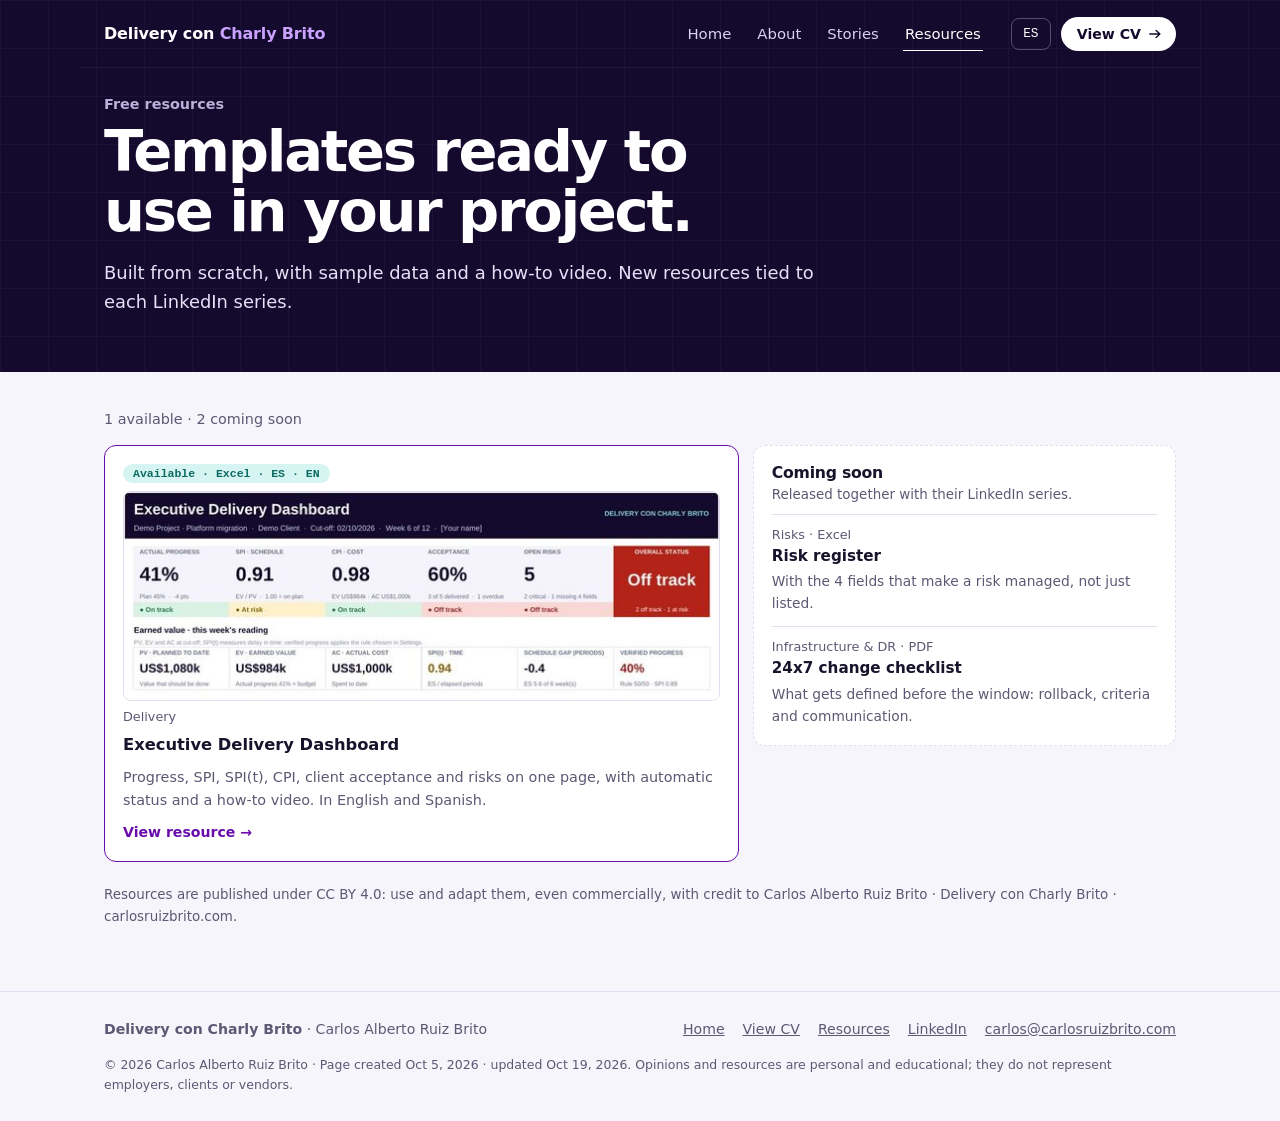
<file: recursos/index.html>
<!doctype html>
<html lang="es">
<head>
<meta charset="utf-8">
<meta http-equiv="Content-Security-Policy" content="default-src 'self'; script-src 'self'; style-src 'self' 'unsafe-inline' https://fonts.googleapis.com; font-src https://fonts.gstatic.com; img-src 'self' data:; media-src 'self'; connect-src 'self'; object-src 'none'; base-uri 'self'; form-action 'none'; upgrade-insecure-requests">
<meta name="referrer" content="strict-origin-when-cross-origin">
<meta name="theme-color" content="#140a2e">
<meta name="viewport" content="width=device-width,initial-scale=1">
<title>Recursos gratuitos · Delivery con Charly Brito</title>
<meta name="description" content="Plantillas gratuitas de delivery, riesgos, infraestructura y DR, e IA aplicada. Por Carlos Alberto Ruiz Brito. Licencia CC BY 4.0.">
<meta name="author" content="Carlos Alberto Ruiz Brito">
<link rel="canonical" href="https://carlosruizbrito.com/recursos/">
<meta property="og:type" content="website">
<meta property="og:url" content="https://carlosruizbrito.com/recursos/">
<meta property="og:title" content="Recursos gratuitos · Delivery con Charly Brito">
<meta property="og:description" content="Plantillas listas para usar en tu proyecto. Licencia CC BY 4.0.">
<meta property="og:image" content="https://carlosruizbrito.com/recursos/og-image.png">
<meta name="twitter:card" content="summary_large_image">
<link rel="icon" href="../favicon.ico" sizes="any">
<link rel="icon" type="image/png" href="../favicon.png">
<link rel="apple-touch-icon" href="../apple-touch-icon.png">
<link rel="preconnect" href="https://fonts.googleapis.com"><link rel="preconnect" href="https://fonts.gstatic.com" crossorigin>
<link rel="stylesheet" href="https://fonts.googleapis.com/css2?family=Inter:wght@400;500;600;700;800&family=IBM+Plex+Mono:wght@500&display=swap">
<link rel="stylesheet" href="../css/sitio.css">
<style>
.head{position:relative;padding-block:28px 56px}
main{padding-block:36px 0}
.filters{display:flex;flex-wrap:wrap;gap:8px;margin-bottom:18px}
.chip{font:600 .85rem var(--sans);padding:8px 14px;border-radius:999px;border:1px solid var(--line);background:var(--surface);color:var(--fg);cursor:pointer}
.chip[aria-pressed="true"]{background:var(--ink);color:#fff;border-color:var(--ink)}
@media (prefers-color-scheme:dark){:root:not([data-theme="light"]) .chip[aria-pressed="true"]{background:var(--violet);color:var(--ink);border-color:var(--violet)}}
.count{color:var(--muted);font-size:.9rem;margin:0 0 14px}
.tools{display:grid;grid-template-columns:repeat(3,minmax(0,1fr));gap:14px}
.tool{background:var(--surface);border:1px solid var(--line);border-radius:12px;padding:18px;display:flex;flex-direction:column;gap:8px}
.tool.live{text-decoration:none;color:inherit;border-color:var(--accent);transition:transform .15s,box-shadow .15s}
.tool.live:hover{transform:translateY(-2px);box-shadow:0 10px 24px rgba(20,10,46,.12)}
.tag{align-self:flex-start;font:600 .72rem var(--mono);border-radius:999px;padding:3px 10px;background:rgba(240,180,41,.18);color:#8a5d00}
.tag.ok{background:rgba(0,184,169,.16);color:#0b6b62}
@media (prefers-color-scheme:dark){:root:not([data-theme="light"]) .tag{color:var(--amber)}:root:not([data-theme="light"]) .tag.ok{color:var(--mint)}}
.thumb{width:100%;height:150px;object-fit:cover;object-position:top;border-radius:8px;border:1px solid var(--line)}
.topic{font:500 .8rem var(--sans);color:var(--muted)}
.tool h3{margin:0;font-size:1.02rem}
.tool p{margin:0;font-size:.9rem;color:var(--muted);flex:1}
.more{font-weight:600;font-size:.88rem;color:var(--accent)}
.empty{grid-column:1/-1;color:var(--muted);background:var(--surface);border:1px dashed var(--line);border-radius:12px;padding:24px;text-align:center}
.lic{font-size:.84rem;color:var(--muted);margin-top:22px}

@media (max-width:900px){.tools{grid-template-columns:minmax(0,1fr)}}

.thumb[src$="tablero-miniatura.jpg"],.thumb[src$="tablero-miniatura-en.jpg"],.thumb[src$="tablero-vista-previa.jpg"],.thumb[src$="tablero-vista-previa-en.jpg"]{view-transition-name:tablero}

/* Recursos: disponibles destacados + lista compacta "En preparación" */
.resgrid{display:grid;grid-template-columns:minmax(0,1.5fr) minmax(0,1fr);gap:14px;align-items:start}
.feat{display:grid;grid-template-columns:repeat(auto-fit,minmax(260px,1fr));gap:14px}
.feat .thumb{height:210px}
.soon{background:var(--surface);border:1px dashed var(--line);border-radius:12px;padding:18px 18px 6px}
.soon h2{margin:0 0 2px;font-size:.98rem}
.vh{position:absolute;width:1px;height:1px;overflow:hidden;clip:rect(0 0 0 0);white-space:nowrap}
.soon .note{margin:0 0 8px;font-size:.84rem;color:var(--muted)}
.soon ul{list-style:none;margin:0;padding:0}
.soon li{padding:12px 0;border-top:1px solid var(--line);display:grid;gap:2px}
.soon li b{font-size:.95rem}
.soon li .d{font-size:.86rem;color:var(--muted)}
@media (max-width:900px){.resgrid{grid-template-columns:minmax(0,1fr)}}
</style>
</head>
<body>
<a class="skip" href="#contenido"><span class="es">Saltar al contenido</span><span class="en">Skip to content</span></a>
<header class="hero phead">
  <div class="topbar">
    <a class="brand" href="../">Delivery con <span>Charly Brito</span></a>
    <nav class="navlinks" aria-label="Principal"><a href="../" data-home><span class="es">Inicio</span><span class="en">Home</span></a><a href="../#quien" data-home><span class="es">Quién soy</span><span class="en">About</span></a><a href="../#historias" data-home><span class="es">Historias</span><span class="en">Stories</span></a><a href="../recursos/" aria-current="page"><span class="es">Recursos</span><span class="en">Resources</span></a></nav>
    <div class="nav-actions">
      <button type="button" class="lang" id="lang" lang="en" aria-label="EN · View in English">EN</button>
      <a class="cta cta-sm cta-light navcv" href="../cv.html"><span class="es">Ver CV</span><span class="en">View CV</span><svg class="arw" viewBox="0 0 12 10" fill="none" aria-hidden="true"><path d="M0.8 5h10M7.1 1.4 10.9 5l-3.8 3.6" stroke="currentColor" stroke-width="1.35" stroke-linecap="round" stroke-linejoin="round"/></svg></a>
      <button type="button" class="burger" id="burger" aria-label="Abrir menú" aria-expanded="false" aria-controls="menu"><span></span></button>
    </div>
  </div>
  <nav class="menu" id="menu" aria-label="Menú"><a href="../" data-home><span class="es">Inicio</span><span class="en">Home</span></a><a href="../#quien" data-home><span class="es">Quién soy</span><span class="en">About</span></a><a href="../#historias" data-home><span class="es">Historias</span><span class="en">Stories</span></a><a href="../recursos/" aria-current="page"><span class="es">Recursos</span><span class="en">Resources</span></a><div class="divider"></div><a class="m-cv" href="../cv.html"><span class="es">Ver CV</span><span class="en">View CV</span><svg class="arw" viewBox="0 0 12 10" fill="none" aria-hidden="true"><path d="M0.8 5h10M7.1 1.4 10.9 5l-3.8 3.6" stroke="currentColor" stroke-width="1.35" stroke-linecap="round" stroke-linejoin="round"/></svg></a></nav>
  <div class="wrap">
    <div class="head">
      <div class="eyebrow"><span class="es">Recursos gratuitos</span><span class="en">Free resources</span></div>
      <h1><span class="es">Plantillas listas para usar en tu proyecto.</span><span class="en">Templates ready to use in your project.</span></h1>
      <p class="lead"><span class="es">Hechas desde cero, con datos de ejemplo y video de uso. Nuevos recursos ligados a cada serie de LinkedIn.</span><span class="en">Built from scratch, with sample data and a how-to video. New resources tied to each LinkedIn series.</span></p>
    </div>
  </div>
</header>

<main class="wrap" id="contenido" tabindex="-1">
  <div class="filters" id="filtros" role="group" aria-label="Filtrar por tema" hidden></div>
  <p class="count" id="conteo"></p>
  <h2 class="vh"><span class="es">Recursos disponibles</span><span class="en">Available resources</span></h2>
  <div class="resgrid">
    <div class="feat" id="catalogo"></div>
    <aside class="soon" id="prox" aria-labelledby="proxT"><h2 id="proxT"><span class="es">En preparación</span><span class="en">Coming soon</span></h2><p class="note"><span class="es">Se publican junto con su serie en LinkedIn.</span><span class="en">Released together with their LinkedIn series.</span></p><ul id="proxList"></ul></aside>
  </div>
  <noscript><p>Activa JavaScript para ver el catálogo, o abre <a href="tablero-ejecutivo.html">Tablero Ejecutivo de Delivery</a>.</p></noscript>
  <p class="lic"><span class="es">Los recursos se publican con licencia CC BY 4.0: puedes usarlos y adaptarlos, incluso con fines comerciales, citando a Carlos Alberto Ruiz Brito · Delivery con Charly Brito · carlosruizbrito.com.</span><span class="en">Resources are published under CC BY 4.0: use and adapt them, even commercially, with credit to Carlos Alberto Ruiz Brito · Delivery con Charly Brito · carlosruizbrito.com.</span></p>
</main>

<footer>
  <div class="wrap">
    <span><b>Delivery con Charly Brito</b> · Carlos Alberto Ruiz Brito</span>
    <nav aria-label="Pie de página">
      <a href="../" data-home><span class="es">Inicio</span><span class="en">Home</span></a>
      <a href="../cv.html"><span class="es">Ver CV</span><span class="en">View CV</span></a>
      <a href="../recursos/"><span class="es">Recursos</span><span class="en">Resources</span></a>
      <a href="https://www.linkedin.com/in/carlosruizb" target="_blank" rel="noopener">LinkedIn</a>
      <a href="mailto:carlos@carlosruizbrito.com">carlos@carlosruizbrito.com</a>
    </nav>
    <span class="legal"><span class="es">© 2026 Carlos Alberto Ruiz Brito · Página elaborada el 05/10/2026 · actualizada el 19/10/2026. Las opiniones y recursos son personales y educativos; no representan a empleadores, clientes ni fabricantes.</span><span class="en">© 2026 Carlos Alberto Ruiz Brito · Page created Oct 5, 2026 · updated Oct 19, 2026. Opinions and resources are personal and educational; they do not represent employers, clients or vendors.</span></span>
  </div>
</footer>

<script src="recursos.js" defer></script>
<script src="../js/catalogo.js" defer></script>
<script src="../js/nav.js" defer></script>
<script src="../js/idioma.js" defer></script>
</body>
</html>
</file>
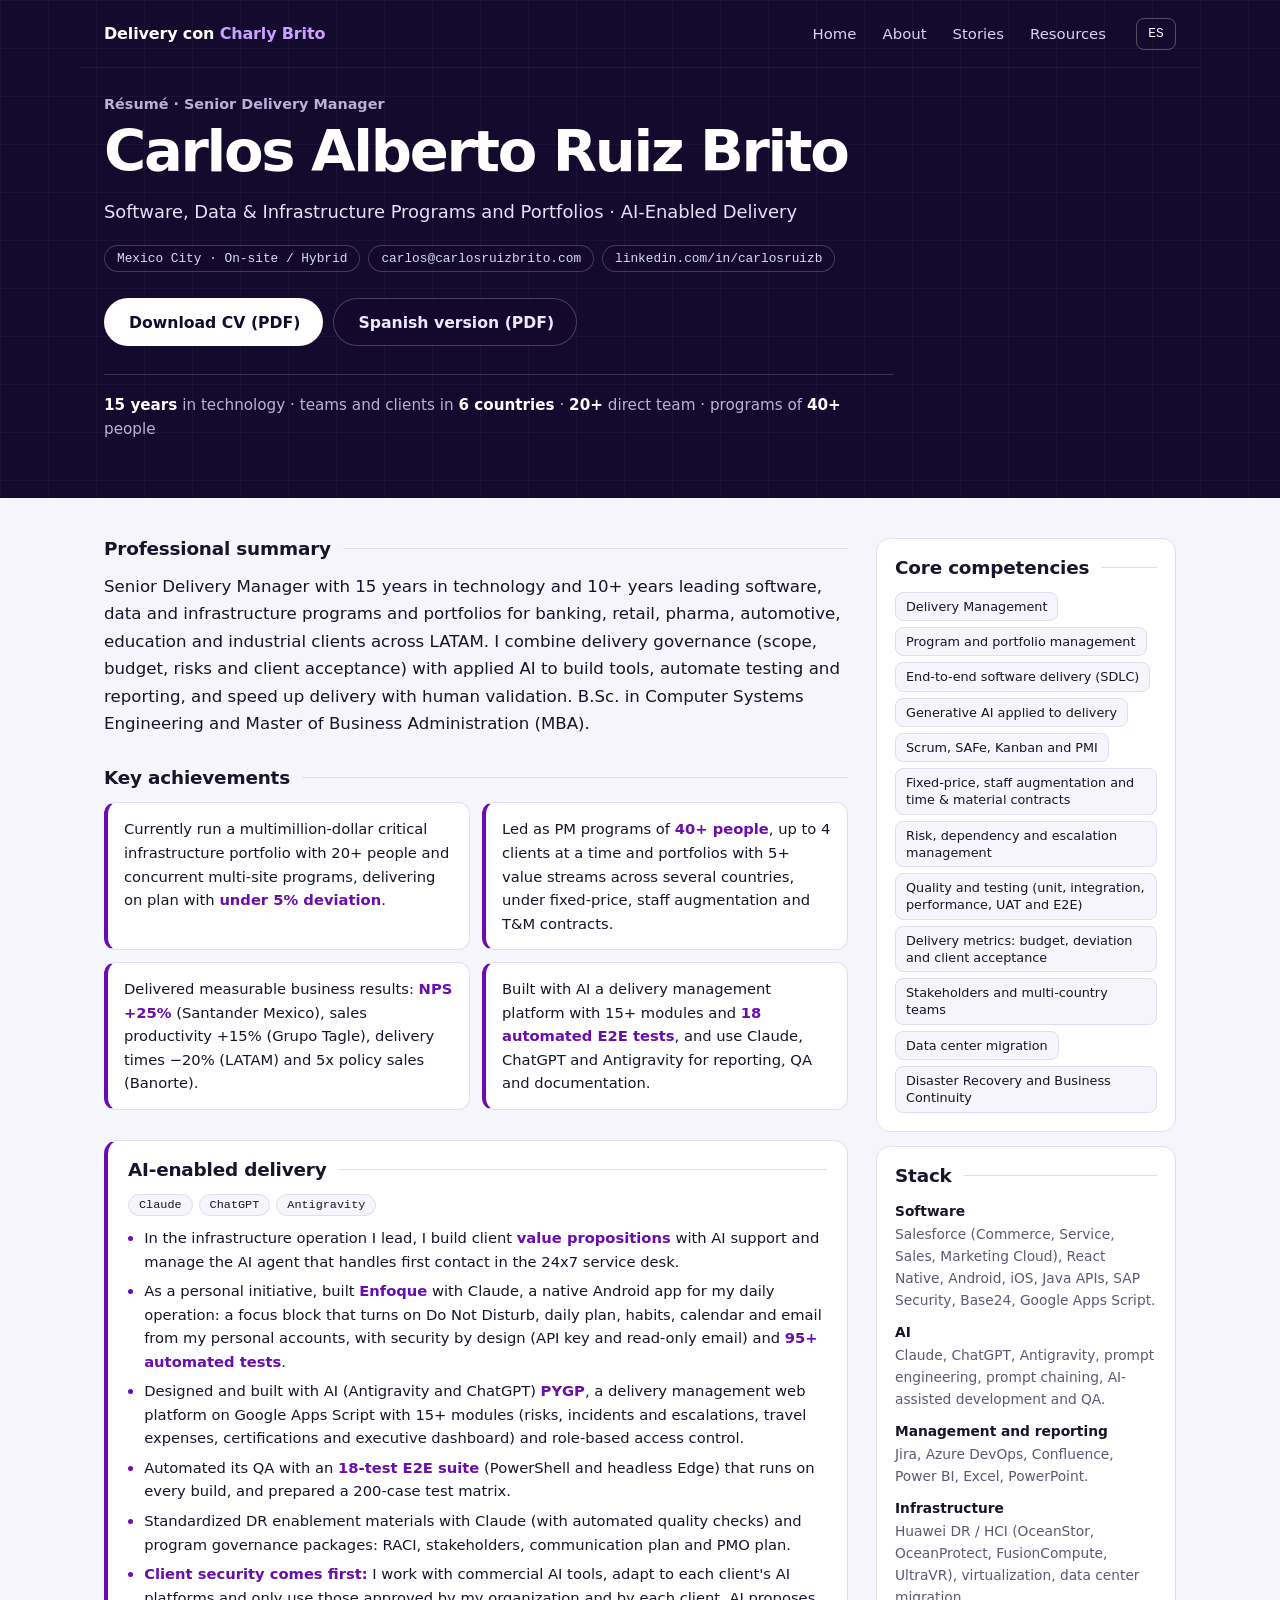
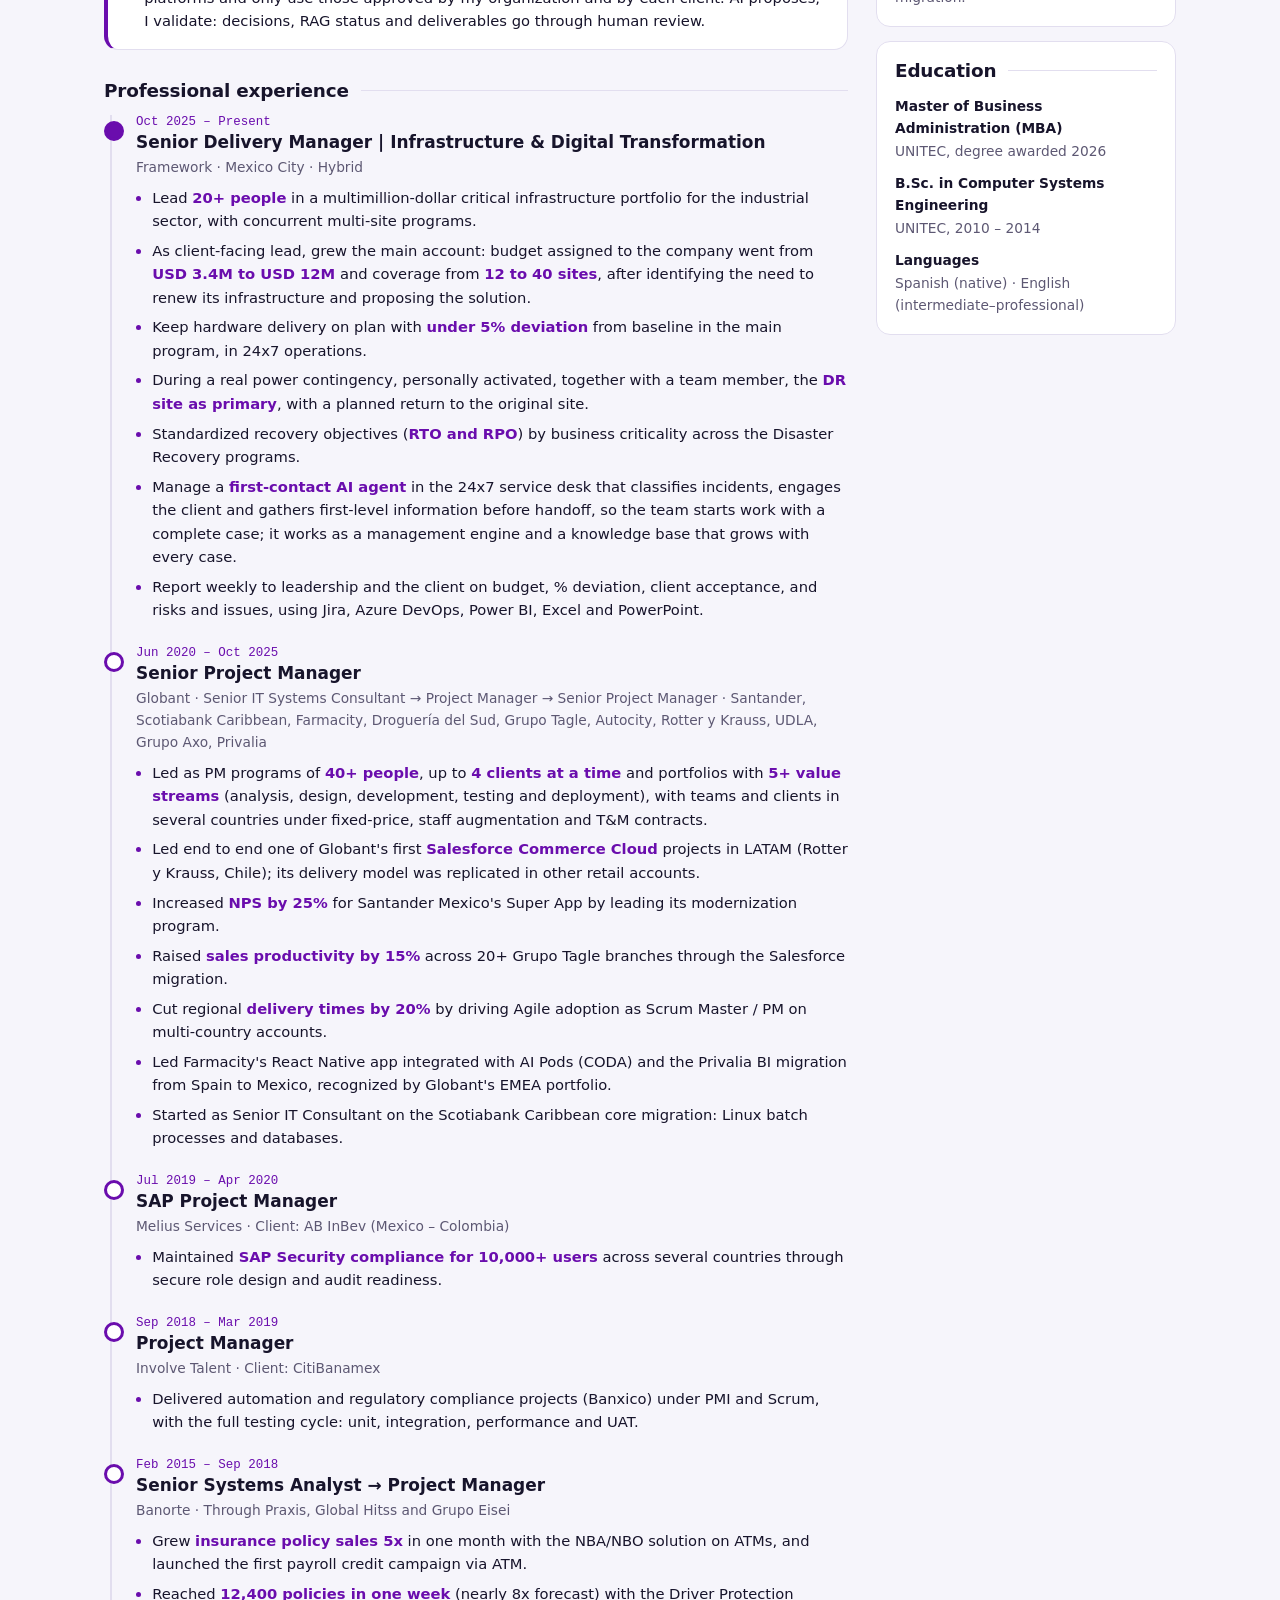
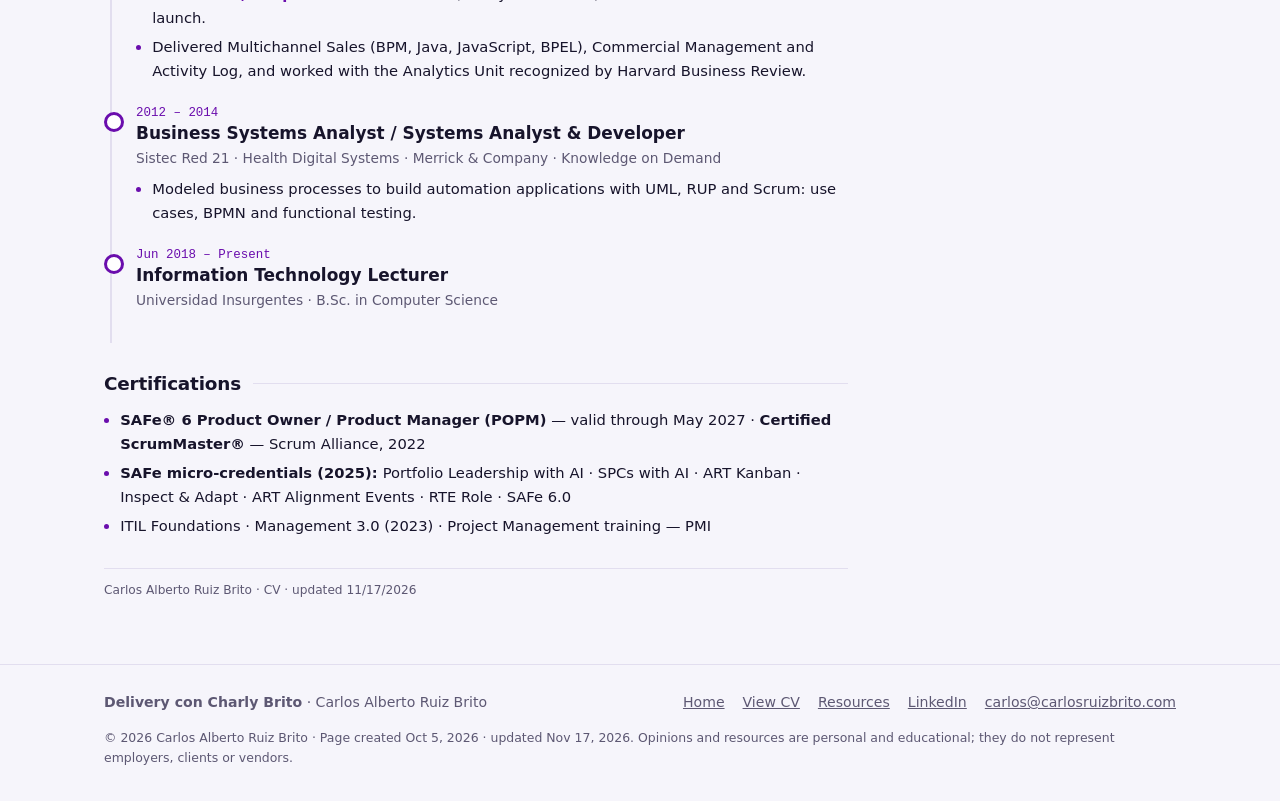
<file: cv.html>
<!doctype html>
<!-- © Carlos Alberto Ruiz Brito · Delivery con Charly Brito · carlosruizbrito.com · 05/10/2026 · actualizado 17/11/2026 -->
<html lang="es">
<head>
<meta charset="utf-8">
<meta http-equiv="Content-Security-Policy" content="default-src 'self'; script-src 'self'; style-src 'self' 'unsafe-inline' https://fonts.googleapis.com; font-src https://fonts.gstatic.com; img-src 'self' data:; media-src 'self'; connect-src 'self'; object-src 'none'; base-uri 'self'; form-action 'none'; upgrade-insecure-requests">
<meta name="referrer" content="strict-origin-when-cross-origin">
<meta name="theme-color" content="#140a2e">
<meta name="viewport" content="width=device-width, initial-scale=1">
<title>CV · Carlos Alberto Ruiz Brito · Senior Delivery Manager</title>
<meta name="description" content="CV de Carlos Alberto Ruiz Brito · Senior Delivery Manager">
<meta name="robots" content="noindex">
<link rel="icon" href="favicon.ico" sizes="any">
<link rel="icon" type="image/png" href="favicon.png">
<link rel="apple-touch-icon" href="apple-touch-icon.png">
<link rel="preconnect" href="https://fonts.googleapis.com"><link rel="preconnect" href="https://fonts.gstatic.com" crossorigin>
<link rel="stylesheet" href="https://fonts.googleapis.com/css2?family=Inter:wght@400;500;600;700;800&family=IBM+Plex+Mono:wght@500&display=swap">
<link rel="stylesheet" href="css/sitio.css">
<style>
/* ===== CV ===== */
.phead .who{font:600 .95rem var(--sans);color:#e6e3ff;margin:0}
.phead .who b{color:#fff}
.meta{display:flex;flex-wrap:wrap;align-items:center;gap:8px;margin-top:18px}
.pill{display:inline-flex;align-items:center;font:500 .8rem var(--mono);color:#d9dcf2;border:1px solid rgba(255,255,255,.2);background:rgba(20,10,46,.45);border-radius:999px;padding:5px 12px;text-decoration:none}
a.pill:hover,.linkbtn:hover{border-color:rgba(255,255,255,.4);color:#fff}
.linkbtn{cursor:pointer}
.msg{font:500 .78rem var(--mono);color:var(--mint);min-height:1em}
.facts{margin:28px 0 0;padding-top:18px;border-top:1px solid rgba(255,255,255,.16);color:#b9b1d9;font-size:.95rem;max-width:52em}
.facts b{color:#fff;font-weight:600}
.cvgrid{display:grid;grid-template-columns:minmax(0,1fr) 300px;gap:28px;align-items:start;padding-top:40px;position:relative;overflow:clip}

.cvmain section{padding:0 0 30px}
.st{display:flex;align-items:center;gap:12px;margin:0 0 14px;font:700 1.15rem var(--sans);letter-spacing:-.01em;color:var(--fg)}
.st::after{content:"";flex:1;height:1px;background:var(--line)}
.cvmain .lead{margin:0;font-size:1.04rem;line-height:1.65}
.wins{display:grid;grid-template-columns:repeat(2,minmax(0,1fr));gap:12px}
.win{background:var(--surface);border:1px solid var(--line);border-left:4px solid var(--accent);border-radius:12px;padding:14px 16px;font-size:.92rem}
.win b,.tl li b,.aiband li b{color:var(--accent)}
.aiband{background:var(--surface);border:1px solid var(--line);border-left:4px solid var(--accent);border-radius:14px;padding:18px 20px 16px!important;margin-bottom:30px}
.aiband .st{color:var(--fg)}

.tools{display:flex;flex-wrap:wrap;gap:6px;margin-bottom:10px}
.tools span{font:500 .74rem var(--mono);border:1px solid var(--line);background:var(--bg);border-radius:999px;padding:3px 10px}
.aiband ul,.ach,.certs{margin:0;padding-left:1.1em;display:grid;gap:6px;font-size:.92rem}
.aiband li::marker{color:var(--accent)}
.tl{display:grid;border-left:2px solid var(--line);margin-left:6px}
.tl article{position:relative;padding:0 0 24px 24px}
.tl article::before{content:"";position:absolute;left:-8px;top:6px;width:14px;height:14px;border-radius:50%;background:var(--surface);border:3px solid var(--accent)}
.tl article:first-child::before{background:var(--accent)}
.tl .d{font:500 .78rem var(--mono);color:var(--accent)}
.tl h3{margin:2px 0 0;font-size:1.06rem;line-height:1.35}
.tl .org{margin:2px 0 8px;font-size:.86rem;color:var(--muted)}
.ach li::marker,.certs li::marker{color:var(--accent)}
.docfoot{font-size:.76rem;color:var(--muted);border-top:1px solid var(--line);padding-top:12px;margin:0}
.cvside{display:grid;gap:14px;position:sticky;top:20px}
.cvside .card{padding:18px}
.chips{list-style:none;margin:0;padding:0;display:flex;flex-wrap:wrap;gap:6px}
.chips li{font-size:.8rem;line-height:1.35;padding:5px 10px;border:1px solid var(--line);border-radius:8px;background:var(--bg)}
.sk{margin:0 0 10px;font-size:.86rem;color:var(--muted)}
.sk b{display:block;color:var(--fg);font-weight:600;margin-bottom:1px}
.sk:last-child{margin-bottom:0}
@media (max-width:900px){.cvgrid{grid-template-columns:minmax(0,1fr)}.cvside{position:static}.wins{grid-template-columns:minmax(0,1fr)}}
@media (max-width:560px){.phead .ctas .cta-lg{flex:1 1 100%}}
</style>
</head>
<body>
<a class="skip" href="#contenido"><span class="es">Saltar al contenido</span><span class="en">Skip to content</span></a>
<header class="phead">
  <div class="topbar">
    <a class="brand" href="./">Delivery con <span>Charly Brito</span></a>
    <nav class="navlinks" aria-label="Principal"><a href="./" data-home><span class="es">Inicio</span><span class="en">Home</span></a><a href="./#quien" data-home><span class="es">Quién soy</span><span class="en">About</span></a><a href="./#historias" data-home><span class="es">Historias</span><span class="en">Stories</span></a><a href="recursos/"><span class="es">Recursos</span><span class="en">Resources</span></a></nav>
    <div class="nav-actions">
      <button type="button" class="lang" id="lang" lang="en" aria-label="EN · View in English">EN</button>
      
      <button type="button" class="burger" id="burger" aria-label="Abrir menú" aria-expanded="false" aria-controls="menu"><span></span></button>
    </div>
  </div>
  <nav class="menu" id="menu" aria-label="Menú"><a href="./" data-home><span class="es">Inicio</span><span class="en">Home</span></a><a href="./#quien" data-home><span class="es">Quién soy</span><span class="en">About</span></a><a href="./#historias" data-home><span class="es">Historias</span><span class="en">Stories</span></a><a href="recursos/"><span class="es">Recursos</span><span class="en">Resources</span></a><div class="divider"></div><a class="m-cv" href="cv.html" aria-current="page"><span class="es">Ver CV</span><span class="en">View CV</span><svg class="arw" viewBox="0 0 12 10" fill="none" aria-hidden="true"><path d="M0.8 5h10M7.1 1.4 10.9 5l-3.8 3.6" stroke="currentColor" stroke-width="1.35" stroke-linecap="round" stroke-linejoin="round"/></svg></a></nav>
  <div class="wrap phead-in">
    <div class="eyebrow"><span class="es">Currículum · Senior Delivery Manager</span><span class="en">Résumé · Senior Delivery Manager</span></div>
    <h1>Carlos Alberto <em>Ruiz Brito</em></h1>
    <p class="lead"><span class="es">Programas y portafolios de software, datos e infraestructura · IA aplicada a la entrega</span><span class="en">Software, Data & Infrastructure Programs and Portfolios · AI-Enabled Delivery</span></p>
    <div class="ct meta"><span class="pill"><span class="es">Ciudad de México · Presencial / Híbrido</span><span class="en">Mexico City · On-site / Hybrid</span></span><button type="button" class="pill linkbtn copy-mail es" data-ok="Correo copiado"><span class="mail">carlos@carlosruizbrito.com</span></button><button type="button" class="pill linkbtn copy-mail en" data-ok="Email copied"><span class="mail">carlos@carlosruizbrito.com</span></button><a class="pill" href="https://www.linkedin.com/in/carlosruizb" target="_blank" rel="noopener">linkedin.com/in/carlosruizb</a><span class="msg copy-msg" aria-live="polite"></span></div>
    <div class="ctas"><a class="cta cta-lg cta-light es" href="recursos/CV_Carlos_Ruiz_Brito_ES_WEB.pdf" download>Descargar CV (PDF)</a><a class="cta cta-lg cta-light en" href="recursos/CV_Carlos_Ruiz_Brito_EN_WEB_1.pdf" download>Download CV (PDF)</a><a class="cta cta-lg cta-ghost es" href="recursos/CV_Carlos_Ruiz_Brito_EN_WEB_1.pdf" download>Versión en inglés (PDF)</a><a class="cta cta-lg cta-ghost en" href="recursos/CV_Carlos_Ruiz_Brito_ES_WEB.pdf" download>Spanish version (PDF)</a></div>
    <p class="facts"><span class="es"><b>15 años</b> en tecnología · equipos y clientes en <b>6 países</b> · <b>20+</b> personas a cargo · programas de <b>40+</b> personas</span><span class="en"><b>15 years</b> in technology · teams and clients in <b>6 countries</b> · <b>20+</b> direct team · programs of <b>40+</b> people</span></p>
  </div>
</header>
<main class="wrap" id="contenido" tabindex="-1">
<div class="cvgrid" data-lang="es"><div class="cvmain"><section><h2 class="st">Perfil profesional</h2><p class="lead">Senior Delivery Manager con 15 años en tecnología y más de 10 dirigiendo programas y portafolios de software, datos e infraestructura para banca, retail, farma, automotriz, educación e industria en LATAM. Combino gobierno de entrega (alcance, presupuesto, riesgos y aceptación del cliente) con IA aplicada para construir herramientas, automatizar pruebas y reportes, y acelerar la entrega con validación humana. Ingeniero en Sistemas Computacionales con Maestría en Administración de Negocios (MBA).</p></section><section><h2 class="st">Logros clave</h2><div class="wins"><div class="win">Dirijo hoy un portafolio multimillonario de infraestructura crítica con más de 20 personas y programas simultáneos en múltiples sitios, con entregas dentro de plan y <b>desviación menor al 5%</b>.</div><div class="win">Dirigí como PM programas de <b>más de 40 personas</b>, hasta 4 clientes simultáneos y portafolios con más de 5 flujos de valor en varios países, bajo contratos de precio fijo, Staff Augmentation y T&M.</div><div class="win">Generé resultados de negocio medibles: <b>NPS +25%</b> (Santander México), productividad comercial +15% (Grupo Tagle), tiempos de entrega −20% (LATAM) y ventas de pólizas 5× (Banorte).</div><div class="win">Construí con IA una plataforma de gestión de delivery de más de 15 módulos con <b>18 pruebas E2E automatizadas</b>, y uso Claude, ChatGPT y Antigravity en reportes, QA y documentación.</div></div></section><section class="aiband"><h2 class="st">IA aplicada a la entrega</h2><div class="tools"><span>Claude</span><span>ChatGPT</span><span>Antigravity</span></div><ul><li>En la operación de infraestructura que dirijo, elaboro con apoyo de IA las <b>propuestas de valor</b> para clientes y gestiono el agente de IA que da el primer contacto en la mesa de servicio 24x7.</li><li>Como iniciativa personal, construí con Claude <b>Enfoque</b>, una app Android nativa para mi operación diaria: bloque de concentración que activa «No molestar», plan del día, hábitos, agenda y correo de mis cuentas personales, con seguridad por diseño (llave de API y correo de solo lectura) y <b>más de 95 pruebas automatizadas</b>.</li><li>Diseñé y construí con IA (Antigravity y ChatGPT) <b>PYGP</b>, una plataforma web de gestión de delivery sobre Google Apps Script con más de 15 módulos (riesgos, incidencias y escalamientos, gastos de viaje, certificaciones y dashboard ejecutivo) y control de acceso por rol.</li><li>Automaticé su QA con una suite de <b>18 pruebas E2E</b> (PowerShell y Edge headless) que corre en cada compilación, y preparé una matriz de 200 casos de prueba.</li><li>Estandaricé con Claude materiales de habilitación de DR (con control de calidad automatizado) y paquetes de gobierno de programa: RACI, interesados, plan de comunicación y plan PMO.</li><li><b>La seguridad del cliente va primero:</b> manejo herramientas comerciales de IA, me adapto a las plataformas de IA de cada cliente y solo uso las que autorizan mi organización y cada cliente. La IA propone y yo valido: decisiones, semáforo de estatus y entregables pasan por revisión humana.</li></ul></section><section><h2 class="st">Experiencia profesional</h2><div class="tl"><article><div class="d">Oct. 2025 – Actual</div><h3>Senior Delivery Manager | Infraestructura y Transformación Digital</h3><p class="org">Framework · Ciudad de México · Híbrido</p><ul class="ach"><li>Lidero a <b>más de 20 personas</b> en un portafolio multimillonario de infraestructura crítica para el sector industrial, con programas simultáneos en múltiples sitios.</li><li>Como responsable ante el cliente, amplié la cuenta principal: el presupuesto asignado a la empresa pasó de <b>USD 3.4M a USD 12M</b> y la cobertura de <b>12 a 40 sitios</b>, a partir de detectar la necesidad de renovar su infraestructura y proponer la solución.</li><li>Mantengo la entrega de hardware dentro de plan y una <b>desviación menor al 5%</b> contra la línea base en el programa principal, en operación 24x7.</li><li>Ante una contingencia eléctrica real, activé personalmente, junto con un integrante del equipo, el <b>sitio de DR como principal</b>, con retorno planificado al sitio original.</li><li>Estandaricé objetivos de recuperación (<b>RTO y RPO</b>) por criticidad de negocio en los programas de Disaster Recovery.</li><li>Gestiono en la mesa de servicio 24x7 un <b>agente de IA de primer contacto</b> que clasifica las incidencias, atiende al cliente y recopila la información de primer nivel antes de turnarlas, para que el equipo empiece a trabajar con el caso completo; funciona como motor de gestión y base de conocimiento que se enriquece con cada caso.</li><li>Reporto cada semana a dirección y cliente presupuesto, % de desviación, aceptación del cliente, y riesgos y problemas, con Jira, Azure DevOps, Power BI, Excel y PowerPoint.</li></ul></article><article><div class="d">Jun. 2020 – Oct. 2025</div><h3>Project Manager SR</h3><p class="org">Globant · Consultor TI SR → PM → PM SR · Santander, Scotiabank Caribe, Farmacity, Droguería del Sud, Grupo Tagle, Autocity, Rotter y Krauss, UDLA, Grupo Axo, Privalia</p><ul class="ach"><li>Dirigí como PM programas de <b>más de 40 personas</b>, hasta <b>4 clientes simultáneos</b> y <b>más de 5 flujos de valor</b> de punta a punta, con equipos y clientes en varios países.</li><li>Lideré de punta a punta uno de los primeros proyectos de <b>Salesforce Commerce Cloud</b> de Globant en LATAM (Rotter y Krauss, Chile); su modelo de entrega se replicó en otras cuentas retail.</li><li>Incrementé el <b>NPS en 25%</b> de la Super App de Santander México al dirigir su programa de modernización.</li><li>Aumenté <b>15% la productividad comercial</b> en más de 20 sucursales de Grupo Tagle con la migración a Salesforce.</li><li>Reduje <b>20% los tiempos de entrega</b> regionales al impulsar la adopción ágil como Scrum Master / PM en cuentas multipaís.</li><li>Dirigí la app React Native de Farmacity integrada con AI Pods (CODA) y la migración del BI de Privalia de España a México, reconocida por el portafolio EMEA de Globant.</li><li>Inicié como Consultor TI SR en la migración del core de Scotiabank Caribe (batch en Linux y bases de datos).</li></ul></article><article><div class="d">Jul. 2019 – Abr. 2020</div><h3>Project Manager SAP</h3><p class="org">Melius Services · Cliente: AB InBev (México – Colombia)</p><ul class="ach"><li>Mantuve el cumplimiento de <b>SAP Security para más de 10,000 usuarios</b> en varios países con diseño seguro de roles y preparación para auditoría.</li></ul></article><article><div class="d">Sep. 2018 – Mar. 2019</div><h3>Project Manager</h3><p class="org">Involve Talent · Cliente: CitiBanamex</p><ul class="ach"><li>Entregué proyectos de automatización y cumplimiento regulatorio (Banxico) bajo PMI y Scrum, con ciclo completo de pruebas: unitarias, integración, desempeño y UAT.</li></ul></article><article><div class="d">Feb. 2015 – Sep. 2018</div><h3>Analista de Sistemas SR → Project Manager</h3><p class="org">Banorte · Vía Praxis, Global Hitss y Grupo Eisei</p><ul class="ach"><li>Multipliqué por <b>5 las ventas de pólizas</b> en un mes con la solución NBA/NBO en cajeros e implementé la primera campaña de crédito de nómina vía ATM.</li><li>Alcancé <b>12,400 pólizas en una semana</b> (casi 8 veces lo estimado) con el lanzamiento de Protección al Conductor.</li><li>Entregué Venta Multicanal (BPM, Java, BPEL), Gestión Comercial y Activity Log con la Unidad de Analítica, reconocida por Harvard Business Review.</li></ul></article><article><div class="d">2012 – 2014</div><h3>Analista de Sistemas de Negocio / Analista y Desarrollador</h3><p class="org">Sistec Red 21 · Health Digital Systems · Merrick & Company · Knowledge on Demand</p><ul class="ach"><li>Modelé procesos de negocio para desarrollar aplicaciones de automatización con UML, RUP y Scrum: casos de uso, BPMN y pruebas funcionales.</li></ul></article><article><div class="d">Jun. 2018 – Actual</div><h3>Docente de Tecnologías de la Información</h3><p class="org">Universidad Insurgentes · Licenciatura en Informática</p></article></div></section><section><h2 class="st">Certificaciones</h2><ul class="certs"><li><b>SAFe® 6 Product Owner / Product Manager (POPM)</b> — vigente hasta mayo de 2027 · <b>Certified ScrumMaster®</b> — Scrum Alliance, 2022</li><li><b>ITIL Foundations · Management 3.0 (2023) · Formación PMI · Microcredenciales SAFe (2025): </b>Portfolio Leadership with AI · SPCs with AI · ART Kanban · Inspect & Adapt · ART Alignment Events · RTE Role · SAFe 6.0</li></ul></section><p class="docfoot">Carlos Alberto Ruiz Brito · CV · actualizado 17/11/2026</p></div><aside class="cvside"><div class="card"><h2 class="st">Competencias clave</h2><ul class="chips"><li>Delivery Management</li><li>Gestión de programas y portafolios</li><li>Entrega de software de punta a punta (SDLC)</li><li>IA generativa aplicada a la entrega</li><li>Scrum, SAFe, Kanban y PMI</li><li>Contratos de precio fijo, Staff Augmentation y Time & Material</li><li>Gestión de riesgos, dependencias y escalaciones</li><li>Calidad y pruebas (unitarias, integración, desempeño, UAT y E2E)</li><li>Métricas de entrega: presupuesto, desviación y aceptación del cliente</li><li>Equipos multipaís</li><li>Migración de centros de datos</li><li>Disaster Recovery</li></ul></div><div class="card"><h2 class="st">Stack</h2><p class="sk"><b>Software</b>Salesforce (Commerce, Service, Sales, Marketing Cloud), React Native, Android, iOS, APIs Java, SAP Security, Base24, Google Apps Script.</p><p class="sk"><b>IA</b>Claude, ChatGPT, Antigravity, prompt engineering, prompt chaining, desarrollo y QA asistidos por IA.</p><p class="sk"><b>Gestión y reporte</b>Jira, Azure DevOps, Confluence, Power BI, Excel, PowerPoint.</p><p class="sk"><b>Infraestructura</b>Huawei DR / HCI (OceanStor, OceanProtect, FusionCompute, UltraVR), virtualización, migración de centros de datos.</p></div><div class="card"><h2 class="st">Educación</h2><p class="sk"><b>Maestría en Administración de Negocios (MBA)</b>UNITEC, título obtenido en 2026</p><p class="sk"><b>Ingeniería en Sistemas Computacionales</b>UNITEC, 2010 – 2014</p><p class="sk"><b>Idiomas</b>Español nativo · Inglés intermedio–profesional</p></div></aside></div>
<div class="cvgrid" data-lang="en" hidden><div class="cvmain"><section><h2 class="st">Professional summary</h2><p class="lead">Senior Delivery Manager with 15 years in technology and 10+ years leading software, data and infrastructure programs and portfolios for banking, retail, pharma, automotive, education and industrial clients across LATAM. I combine delivery governance (scope, budget, risks and client acceptance) with applied AI to build tools, automate testing and reporting, and speed up delivery with human validation. B.Sc. in Computer Systems Engineering and Master of Business Administration (MBA).</p></section><section><h2 class="st">Key achievements</h2><div class="wins"><div class="win">Currently run a multimillion-dollar critical infrastructure portfolio with 20+ people and concurrent multi-site programs, delivering on plan with <b>under 5% deviation</b>.</div><div class="win">Led as PM programs of <b>40+ people</b>, up to 4 clients at a time and portfolios with 5+ value streams across several countries, under fixed-price, staff augmentation and T&M contracts.</div><div class="win">Delivered measurable business results: <b>NPS +25%</b> (Santander Mexico), sales productivity +15% (Grupo Tagle), delivery times −20% (LATAM) and 5x policy sales (Banorte).</div><div class="win">Built with AI a delivery management platform with 15+ modules and <b>18 automated E2E tests</b>, and use Claude, ChatGPT and Antigravity for reporting, QA and documentation.</div></div></section><section class="aiband"><h2 class="st">AI-enabled delivery</h2><div class="tools"><span>Claude</span><span>ChatGPT</span><span>Antigravity</span></div><ul><li>In the infrastructure operation I lead, I build client <b>value propositions</b> with AI support and manage the AI agent that handles first contact in the 24x7 service desk.</li><li>As a personal initiative, built <b>Enfoque</b> with Claude, a native Android app for my daily operation: a focus block that turns on Do Not Disturb, daily plan, habits, calendar and email from my personal accounts, with security by design (API key and read-only email) and <b>95+ automated tests</b>.</li><li>Designed and built with AI (Antigravity and ChatGPT) <b>PYGP</b>, a delivery management web platform on Google Apps Script with 15+ modules (risks, incidents and escalations, travel expenses, certifications and executive dashboard) and role-based access control.</li><li>Automated its QA with an <b>18-test E2E suite</b> (PowerShell and headless Edge) that runs on every build, and prepared a 200-case test matrix.</li><li>Standardized DR enablement materials with Claude (with automated quality checks) and program governance packages: RACI, stakeholders, communication plan and PMO plan.</li><li><b>Client security comes first:</b> I work with commercial AI tools, adapt to each client's AI platforms and only use those approved by my organization and by each client. AI proposes, I validate: decisions, RAG status and deliverables go through human review.</li></ul></section><section><h2 class="st">Professional experience</h2><div class="tl"><article><div class="d">Oct 2025 – Present</div><h3>Senior Delivery Manager | Infrastructure & Digital Transformation</h3><p class="org">Framework · Mexico City · Hybrid</p><ul class="ach"><li>Lead <b>20+ people</b> in a multimillion-dollar critical infrastructure portfolio for the industrial sector, with concurrent multi-site programs.</li><li>As client-facing lead, grew the main account: budget assigned to the company went from <b>USD 3.4M to USD 12M</b> and coverage from <b>12 to 40 sites</b>, after identifying the need to renew its infrastructure and proposing the solution.</li><li>Keep hardware delivery on plan with <b>under 5% deviation</b> from baseline in the main program, in 24x7 operations.</li><li>During a real power contingency, personally activated, together with a team member, the <b>DR site as primary</b>, with a planned return to the original site.</li><li>Standardized recovery objectives (<b>RTO and RPO</b>) by business criticality across the Disaster Recovery programs.</li><li>Manage a <b>first-contact AI agent</b> in the 24x7 service desk that classifies incidents, engages the client and gathers first-level information before handoff, so the team starts work with a complete case; it works as a management engine and a knowledge base that grows with every case.</li><li>Report weekly to leadership and the client on budget, % deviation, client acceptance, and risks and issues, using Jira, Azure DevOps, Power BI, Excel and PowerPoint.</li></ul></article><article><div class="d">Jun 2020 – Oct 2025</div><h3>Senior Project Manager</h3><p class="org">Globant · Senior IT Systems Consultant → Project Manager → Senior Project Manager · Santander, Scotiabank Caribbean, Farmacity, Droguería del Sud, Grupo Tagle, Autocity, Rotter y Krauss, UDLA, Grupo Axo, Privalia</p><ul class="ach"><li>Led as PM programs of <b>40+ people</b>, up to <b>4 clients at a time</b> and portfolios with <b>5+ value streams</b> (analysis, design, development, testing and deployment), with teams and clients in several countries under fixed-price, staff augmentation and T&M contracts.</li><li>Led end to end one of Globant's first <b>Salesforce Commerce Cloud</b> projects in LATAM (Rotter y Krauss, Chile); its delivery model was replicated in other retail accounts.</li><li>Increased <b>NPS by 25%</b> for Santander Mexico's Super App by leading its modernization program.</li><li>Raised <b>sales productivity by 15%</b> across 20+ Grupo Tagle branches through the Salesforce migration.</li><li>Cut regional <b>delivery times by 20%</b> by driving Agile adoption as Scrum Master / PM on multi-country accounts.</li><li>Led Farmacity's React Native app integrated with AI Pods (CODA) and the Privalia BI migration from Spain to Mexico, recognized by Globant's EMEA portfolio.</li><li>Started as Senior IT Consultant on the Scotiabank Caribbean core migration: Linux batch processes and databases.</li></ul></article><article><div class="d">Jul 2019 – Apr 2020</div><h3>SAP Project Manager</h3><p class="org">Melius Services · Client: AB InBev (Mexico – Colombia)</p><ul class="ach"><li>Maintained <b>SAP Security compliance for 10,000+ users</b> across several countries through secure role design and audit readiness.</li></ul></article><article><div class="d">Sep 2018 – Mar 2019</div><h3>Project Manager</h3><p class="org">Involve Talent · Client: CitiBanamex</p><ul class="ach"><li>Delivered automation and regulatory compliance projects (Banxico) under PMI and Scrum, with the full testing cycle: unit, integration, performance and UAT.</li></ul></article><article><div class="d">Feb 2015 – Sep 2018</div><h3>Senior Systems Analyst → Project Manager</h3><p class="org">Banorte · Through Praxis, Global Hitss and Grupo Eisei</p><ul class="ach"><li>Grew <b>insurance policy sales 5x</b> in one month with the NBA/NBO solution on ATMs, and launched the first payroll credit campaign via ATM.</li><li>Reached <b>12,400 policies in one week</b> (nearly 8x forecast) with the Driver Protection launch.</li><li>Delivered Multichannel Sales (BPM, Java, JavaScript, BPEL), Commercial Management and Activity Log, and worked with the Analytics Unit recognized by Harvard Business Review.</li></ul></article><article><div class="d">2012 – 2014</div><h3>Business Systems Analyst / Systems Analyst & Developer</h3><p class="org">Sistec Red 21 · Health Digital Systems · Merrick & Company · Knowledge on Demand</p><ul class="ach"><li>Modeled business processes to build automation applications with UML, RUP and Scrum: use cases, BPMN and functional testing.</li></ul></article><article><div class="d">Jun 2018 – Present</div><h3>Information Technology Lecturer</h3><p class="org">Universidad Insurgentes · B.Sc. in Computer Science</p></article></div></section><section><h2 class="st">Certifications</h2><ul class="certs"><li><b>SAFe® 6 Product Owner / Product Manager (POPM)</b> — valid through May 2027 · <b>Certified ScrumMaster®</b> — Scrum Alliance, 2022</li><li><b>SAFe micro-credentials (2025): </b>Portfolio Leadership with AI · SPCs with AI · ART Kanban · Inspect & Adapt · ART Alignment Events · RTE Role · SAFe 6.0</li><li>ITIL Foundations · Management 3.0 (2023) · Project Management training — PMI</li></ul></section><p class="docfoot">Carlos Alberto Ruiz Brito · CV · updated 11/17/2026</p></div><aside class="cvside"><div class="card"><h2 class="st">Core competencies</h2><ul class="chips"><li>Delivery Management</li><li>Program and portfolio management</li><li>End-to-end software delivery (SDLC)</li><li>Generative AI applied to delivery</li><li>Scrum, SAFe, Kanban and PMI</li><li>Fixed-price, staff augmentation and time & material contracts</li><li>Risk, dependency and escalation management</li><li>Quality and testing (unit, integration, performance, UAT and E2E)</li><li>Delivery metrics: budget, deviation and client acceptance</li><li>Stakeholders and multi-country teams</li><li>Data center migration</li><li>Disaster Recovery and Business Continuity</li></ul></div><div class="card"><h2 class="st">Stack</h2><p class="sk"><b>Software</b>Salesforce (Commerce, Service, Sales, Marketing Cloud), React Native, Android, iOS, Java APIs, SAP Security, Base24, Google Apps Script.</p><p class="sk"><b>AI</b>Claude, ChatGPT, Antigravity, prompt engineering, prompt chaining, AI-assisted development and QA.</p><p class="sk"><b>Management and reporting</b>Jira, Azure DevOps, Confluence, Power BI, Excel, PowerPoint.</p><p class="sk"><b>Infrastructure</b>Huawei DR / HCI (OceanStor, OceanProtect, FusionCompute, UltraVR), virtualization, data center migration.</p></div><div class="card"><h2 class="st">Education</h2><p class="sk"><b>Master of Business Administration (MBA)</b>UNITEC, degree awarded 2026</p><p class="sk"><b>B.Sc. in Computer Systems Engineering</b>UNITEC, 2010 – 2014</p><p class="sk"><b>Languages</b>Spanish (native) · English (intermediate–professional)</p></div></aside></div>
</main>
<footer>
  <div class="wrap">
    <span><b>Delivery con Charly Brito</b> · Carlos Alberto Ruiz Brito</span>
    <nav aria-label="Pie de página">
      <a href="./" data-home><span class="es">Inicio</span><span class="en">Home</span></a>
      <a href="cv.html"><span class="es">Ver CV</span><span class="en">View CV</span></a>
      <a href="recursos/"><span class="es">Recursos</span><span class="en">Resources</span></a>
      <a href="https://www.linkedin.com/in/carlosruizb" target="_blank" rel="noopener">LinkedIn</a>
      <a href="mailto:carlos@carlosruizbrito.com">carlos@carlosruizbrito.com</a>
    </nav>
    <span class="legal"><span class="es">© 2026 Carlos Alberto Ruiz Brito · Página elaborada el 05/10/2026 · actualizada el 17/11/2026. Las opiniones y recursos son personales y educativos; no representan a empleadores, clientes ni fabricantes.</span><span class="en">© 2026 Carlos Alberto Ruiz Brito · Page created Oct 5, 2026 · updated Nov 17, 2026. Opinions and resources are personal and educational; they do not represent employers, clients or vendors.</span></span>
  </div>
</footer>
<script src="js/cv.js" defer></script>
<script src="js/nav.js" defer></script>
<script src="js/idioma.js" defer></script>
</body>
</html>
</file>
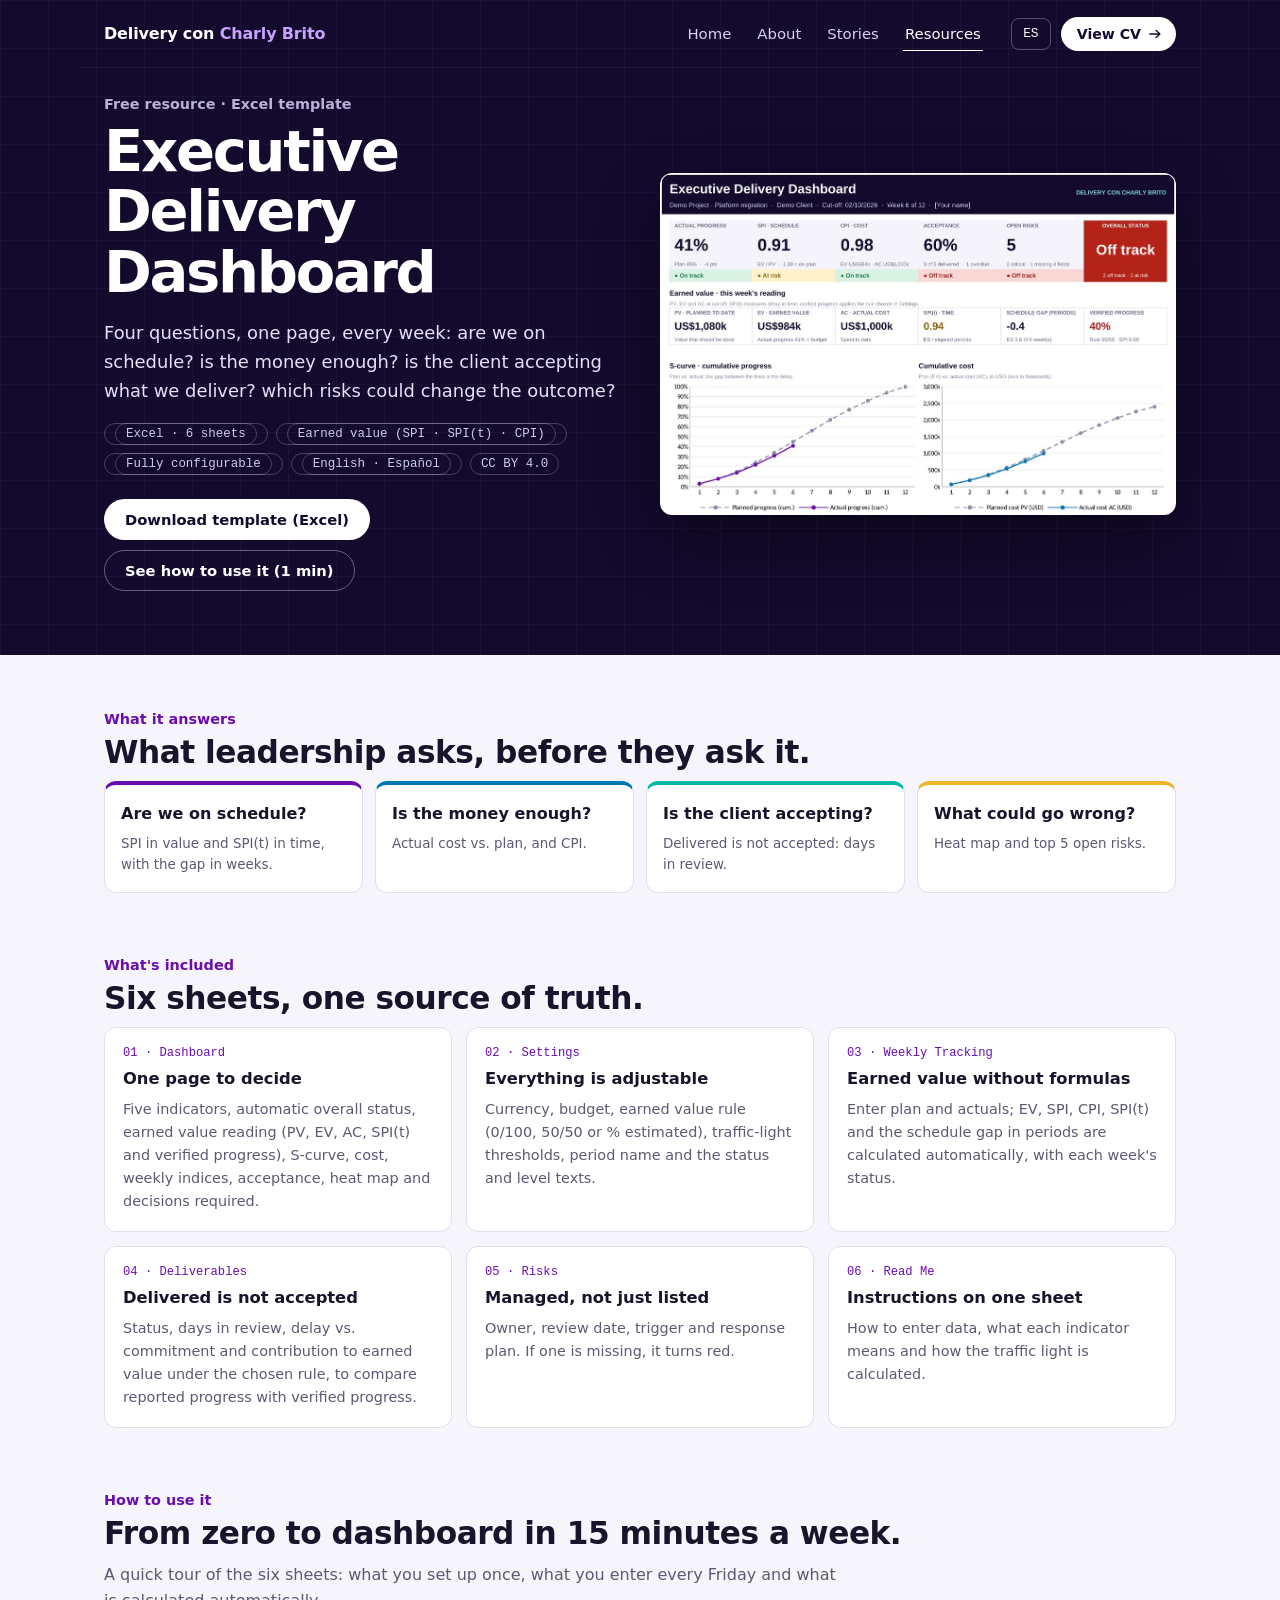
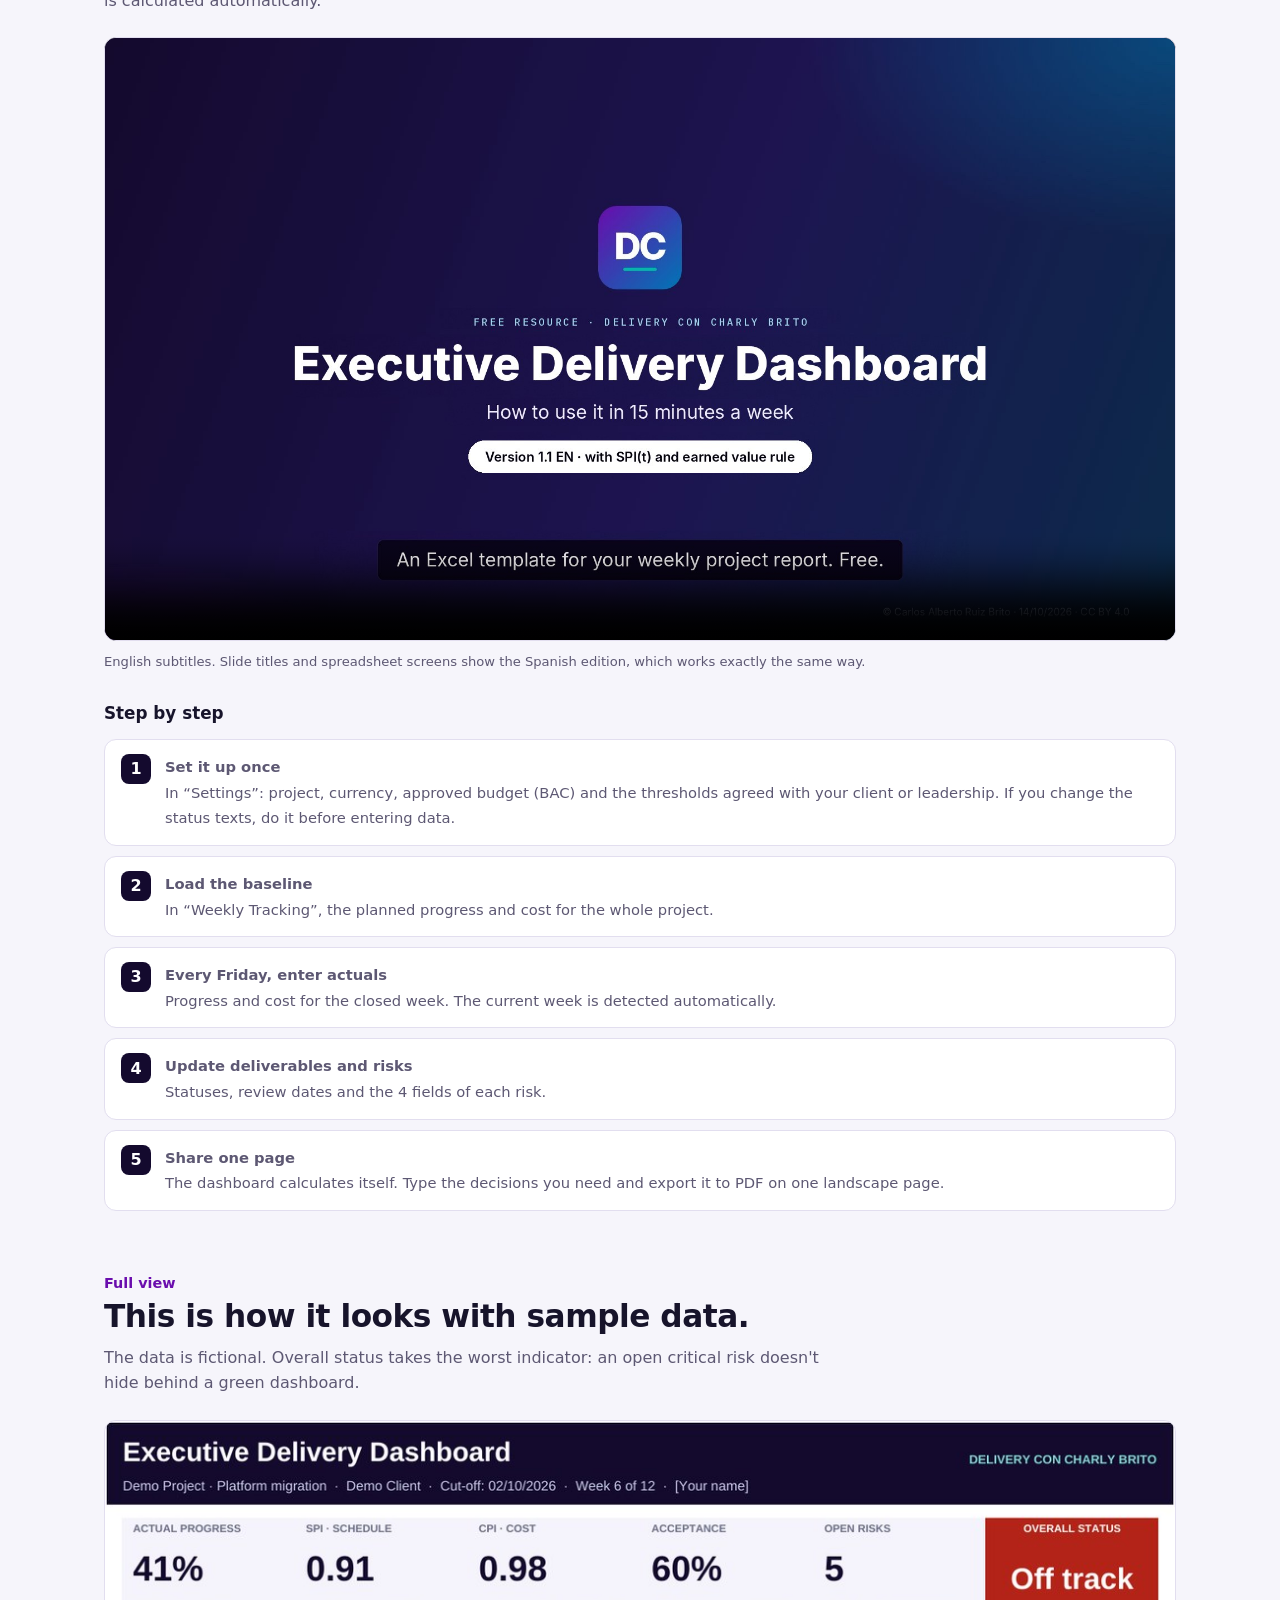
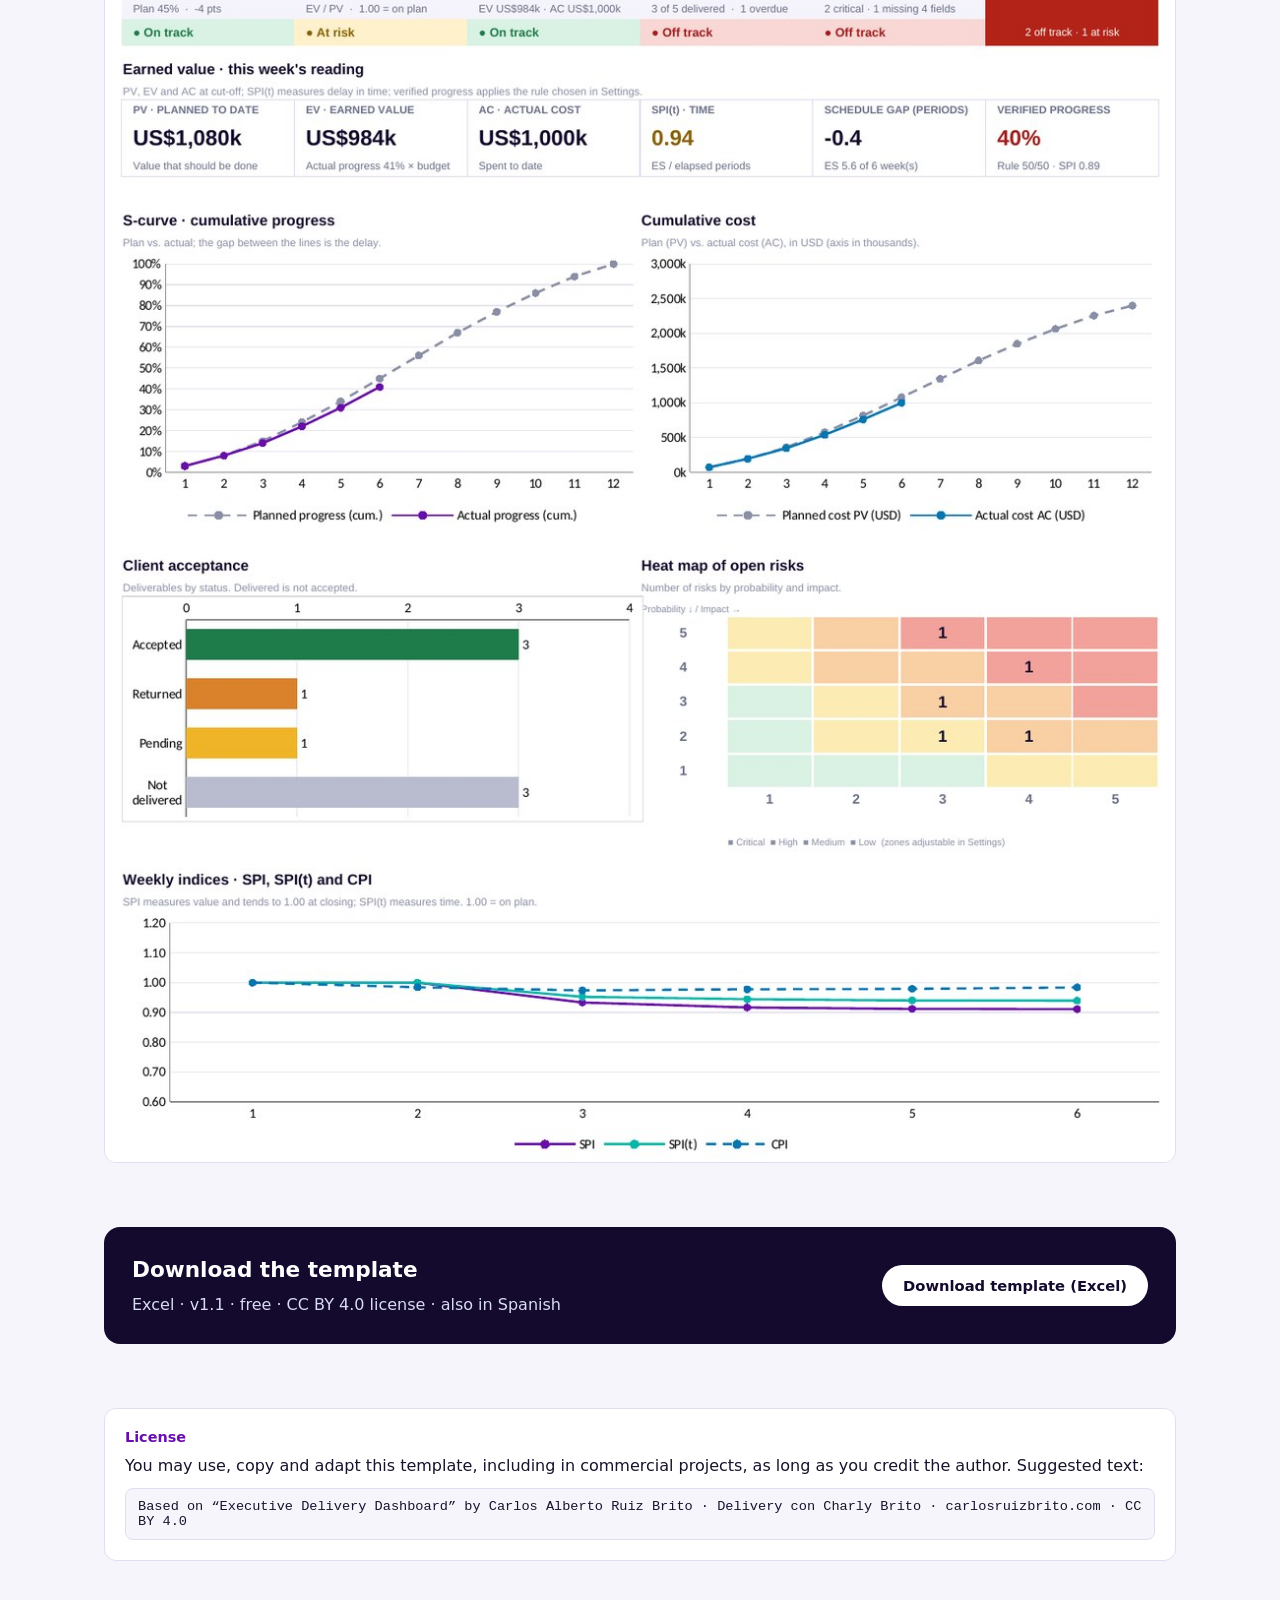
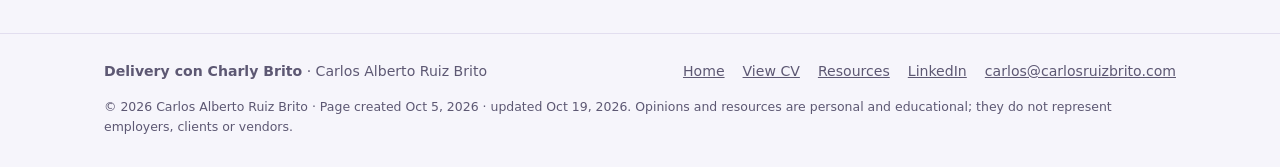
<file: recursos/tablero-ejecutivo.html>
<!doctype html>
<html lang="es">
<head>
<meta charset="utf-8">
<meta http-equiv="Content-Security-Policy" content="default-src 'self'; script-src 'self'; style-src 'self' 'unsafe-inline' https://fonts.googleapis.com; font-src https://fonts.gstatic.com; img-src 'self' data:; media-src 'self'; connect-src 'self'; object-src 'none'; base-uri 'self'; form-action 'none'; upgrade-insecure-requests">
<meta name="referrer" content="strict-origin-when-cross-origin">
<meta name="theme-color" content="#140a2e">
<meta name="viewport" content="width=device-width,initial-scale=1">
<title>Tablero Ejecutivo de Delivery · Plantilla gratuita · Delivery con Charly Brito</title>
<meta name="description" content="Plantilla gratuita en Excel (español e inglés): avance, SPI, CPI, aceptación del cliente y riesgos en una página, con semáforo automático. Free Excel template in English and Spanish. Por Carlos Alberto Ruiz Brito.">
<meta name="author" content="Carlos Alberto Ruiz Brito">
<link rel="canonical" href="https://carlosruizbrito.com/recursos/tablero-ejecutivo.html">
<meta property="og:type" content="website">
<meta property="og:url" content="https://carlosruizbrito.com/recursos/tablero-ejecutivo.html">
<meta property="og:title" content="Tablero Ejecutivo de Delivery · plantilla gratuita">
<meta property="og:description" content="Avance, SPI, CPI, aceptación y riesgos en una página. Excel configurable en español e inglés, con video de uso.">
<meta property="og:image" content="https://carlosruizbrito.com/recursos/tablero-og.jpg">
<meta property="og:image:width" content="1200">
<meta property="og:image:height" content="627">
<meta name="twitter:card" content="summary_large_image">
<link rel="icon" href="../favicon.ico" sizes="any">
<link rel="icon" type="image/png" href="../favicon.png">
<link rel="apple-touch-icon" href="../apple-touch-icon.png">
<link rel="preconnect" href="https://fonts.googleapis.com"><link rel="preconnect" href="https://fonts.gstatic.com" crossorigin>
<link rel="stylesheet" href="https://fonts.googleapis.com/css2?family=Inter:wght@400;500;600;700;800&family=IBM+Plex+Mono:wght@500&display=swap">
<link rel="stylesheet" href="../css/sitio.css">
<style>
.top{position:relative;display:grid;grid-template-columns:minmax(0,1fr) minmax(0,1fr);gap:40px;align-items:center;padding-block:28px 64px}
.meta{display:flex;flex-wrap:wrap;gap:8px;margin-top:18px}
.meta span{font:500 .78rem var(--mono);color:#c9cdeb;border:1px solid rgba(255,255,255,.22);border-radius:999px;padding:3px 10px}
.ctas{display:flex;gap:10px;flex-wrap:wrap;margin-top:24px}
.shot{border-radius:12px;overflow:hidden;box-shadow:0 24px 60px rgba(0,0,0,.4);border:1px solid rgba(255,255,255,.15);background:#fff}
.shot img{display:block;width:100%;height:340px;object-fit:cover;object-position:top}
.intro{color:var(--muted);max-width:46em;margin:0 0 24px}
video{width:100%;display:block;border-radius:12px;border:1px solid var(--line);background:#000}
.grid{display:grid;grid-template-columns:repeat(3,minmax(0,1fr));gap:14px}
.card{background:var(--surface);border:1px solid var(--line);border-radius:12px;padding:18px}
.card .n{font:500 .76rem var(--mono);color:var(--accent)}
.card h3{margin:6px 0 6px;font-size:1.02rem}
.card p{margin:0;font-size:.9rem;color:var(--muted)}
.steps{counter-reset:s;display:grid;gap:10px;padding:0;margin:0;list-style:none}
.steps li{counter-increment:s;background:var(--surface);border:1px solid var(--line);border-radius:12px;padding:14px 16px 14px 60px;position:relative}
.steps li::before{content:counter(s);position:absolute;left:16px;top:14px;width:30px;height:30px;border-radius:8px;background:var(--ink);color:#fff;font-weight:800;display:flex;align-items:center;justify-content:center}
.steps b{display:block}.steps span{color:var(--muted);font-size:.92rem}
.q{display:grid;grid-template-columns:repeat(4,minmax(0,1fr));gap:12px}
.q div{background:var(--surface);border:1px solid var(--line);border-top:4px solid var(--c);border-radius:12px;padding:16px;font-weight:600}
.q small{display:block;font-weight:400;color:var(--muted);margin-top:6px;font-size:.84rem}
.full img{width:100%;height:auto;display:block;border-radius:12px;border:1px solid var(--line)}
.lic{background:var(--surface);border:1px solid var(--line);border-radius:12px;padding:20px}
.lic code{display:block;margin-top:10px;font:500 .85rem var(--mono);background:var(--bg);border:1px solid var(--line);border-radius:8px;padding:10px 12px;white-space:normal}
.dl{display:flex;flex-wrap:wrap;gap:16px;align-items:center;justify-content:space-between;color:#fff;border-radius:16px;padding:26px 28px;background:#140a2e}
.dl h3{margin:0;font-size:1.35rem}.dl p{margin:4px 0 0;color:#d9dcf2}

@media (max-width:900px){.top,.grid,.q{grid-template-columns:minmax(0,1fr)}.shot img{height:240px}}
.langnote{font-size:.82rem;color:var(--muted);margin:10px 0 0}
.sub{font-size:1.05rem;margin:28px 0 12px}

.shot{view-transition-name:tablero}

</style>
</head>
<body>
<a class="skip" href="#contenido"><span class="es">Saltar al contenido</span><span class="en">Skip to content</span></a>
<header class="hero phead">
  <div class="topbar">
    <a class="brand" href="../">Delivery con <span>Charly Brito</span></a>
    <nav class="navlinks" aria-label="Principal"><a href="../" data-home><span class="es">Inicio</span><span class="en">Home</span></a><a href="../#quien" data-home><span class="es">Quién soy</span><span class="en">About</span></a><a href="../#historias" data-home><span class="es">Historias</span><span class="en">Stories</span></a><a href="../recursos/" aria-current="page"><span class="es">Recursos</span><span class="en">Resources</span></a></nav>
    <div class="nav-actions">
      <button type="button" class="lang" id="lang" lang="en" aria-label="EN · View in English">EN</button>
      <a class="cta cta-sm cta-light navcv" href="../cv.html"><span class="es">Ver CV</span><span class="en">View CV</span><svg class="arw" viewBox="0 0 12 10" fill="none" aria-hidden="true"><path d="M0.8 5h10M7.1 1.4 10.9 5l-3.8 3.6" stroke="currentColor" stroke-width="1.35" stroke-linecap="round" stroke-linejoin="round"/></svg></a>
      <button type="button" class="burger" id="burger" aria-label="Abrir menú" aria-expanded="false" aria-controls="menu"><span></span></button>
    </div>
  </div>
  <nav class="menu" id="menu" aria-label="Menú"><a href="../" data-home><span class="es">Inicio</span><span class="en">Home</span></a><a href="../#quien" data-home><span class="es">Quién soy</span><span class="en">About</span></a><a href="../#historias" data-home><span class="es">Historias</span><span class="en">Stories</span></a><a href="../recursos/" aria-current="page"><span class="es">Recursos</span><span class="en">Resources</span></a><div class="divider"></div><a class="m-cv" href="../cv.html"><span class="es">Ver CV</span><span class="en">View CV</span><svg class="arw" viewBox="0 0 12 10" fill="none" aria-hidden="true"><path d="M0.8 5h10M7.1 1.4 10.9 5l-3.8 3.6" stroke="currentColor" stroke-width="1.35" stroke-linecap="round" stroke-linejoin="round"/></svg></a></nav>
  <div class="wrap">
    <div class="top">
      <div>
        <div class="eyebrow"><span class="es">Recurso gratuito · Plantilla en Excel</span><span class="en">Free resource · Excel template</span></div>
        <h1 class="es">Tablero Ejecutivo de <em>Delivery</em></h1><h1 class="en">Executive <em>Delivery</em> Dashboard</h1>
        <p class="lead es">Cuatro preguntas, una página, cada semana: ¿vamos en fecha?, ¿alcanza el dinero?, ¿el cliente está aceptando lo entregado? y ¿qué riesgos pueden cambiar el resultado?</p>
        <p class="lead en">Four questions, one page, every week: are we on schedule? is the money enough? is the client accepting what we deliver? which risks could change the outcome?</p>
        <div class="meta"><span><span class="es">Excel · 6 hojas</span><span class="en">Excel · 6 sheets</span></span><span><span class="es">Valor ganado (SPI · SPI(t) · CPI)</span><span class="en">Earned value (SPI · SPI(t) · CPI)</span></span><span><span class="es">100% configurable</span><span class="en">Fully configurable</span></span><span><span class="es">Español · English</span><span class="en">English · Español</span></span><span>CC BY 4.0</span></div>
        <div class="ctas">
          <a class="btn p es" href="Tablero_Ejecutivo_Delivery_v1.1.xlsx" download>Descargar plantilla (Excel)</a>
          <a class="btn p en" href="Executive_Delivery_Dashboard_v1.1.xlsx" download>Download template (Excel)</a>
          <a class="btn g" href="#video"><span class="es">Ver cómo usarla (1 min)</span><span class="en">See how to use it (1 min)</span></a>
        </div>
      </div>
      <div class="shot"><img class="es" src="tablero-vista-previa.jpg" width="1087" height="1363" alt="Vista previa del tablero: indicadores, curva S, costo acumulado, aceptación y mapa de calor de riesgos"><img class="en" src="tablero-vista-previa-en.jpg" width="1087" height="1363" alt="Dashboard preview: indicators, S-curve, cumulative cost, acceptance and risk heat map" loading="lazy"></div>
    </div>
  </div>
</header>

<main class="wrap" id="contenido" tabindex="-1">

  <section class="sec">
    <div class="eyebrow"><span class="es">Qué responde</span><span class="en">What it answers</span></div>
    <h2><span class="es">Lo que dirección pregunta, antes de que lo pregunte.</span><span class="en">What leadership asks, before they ask it.</span></h2>
    <div class="q">
      <div style="--c:#6A0DAD"><span class="es">¿Vamos en fecha?</span><span class="en">Are we on schedule?</span><small><span class="es">SPI en valor y SPI(t) en tiempo, con el desfase en semanas.</span><span class="en">SPI in value and SPI(t) in time, with the gap in weeks.</span></small></div>
      <div style="--c:#0077B5"><span class="es">¿Alcanza el dinero?</span><span class="en">Is the money enough?</span><small><span class="es">Costo real contra plan y CPI.</span><span class="en">Actual cost vs. plan, and CPI.</span></small></div>
      <div style="--c:#00B8A9"><span class="es">¿El cliente acepta?</span><span class="en">Is the client accepting?</span><small><span class="es">Entregado no es aceptado: días en revisión.</span><span class="en">Delivered is not accepted: days in review.</span></small></div>
      <div style="--c:#F0B429"><span class="es">¿Qué puede fallar?</span><span class="en">What could go wrong?</span><small><span class="es">Mapa de calor y top 5 de riesgos abiertos.</span><span class="en">Heat map and top 5 open risks.</span></small></div>
    </div>
  </section>

  <section class="sec">
    <div class="eyebrow"><span class="es">Qué incluye</span><span class="en">What's included</span></div>
    <h2><span class="es">Seis hojas, una sola fuente de verdad.</span><span class="en">Six sheets, one source of truth.</span></h2>
    <div class="grid">
      <div class="card"><div class="n"><span class="es">01 · Tablero</span><span class="en">01 · Dashboard</span></div><h3><span class="es">Una página para decidir</span><span class="en">One page to decide</span></h3><p><span class="es">Cinco indicadores, estado general automático, lectura de valor ganado (PV, EV, AC, SPI(t) y avance verificado), curva S, costo, índices por semana, aceptación, mapa de calor y decisiones requeridas.</span><span class="en">Five indicators, automatic overall status, earned value reading (PV, EV, AC, SPI(t) and verified progress), S-curve, cost, weekly indices, acceptance, heat map and decisions required.</span></p></div>
      <div class="card"><div class="n"><span class="es">02 · Configuración</span><span class="en">02 · Settings</span></div><h3><span class="es">Todo es ajustable</span><span class="en">Everything is adjustable</span></h3><p><span class="es">Moneda, presupuesto, regla de valor ganado (0/100, 50/50 o % estimado), umbrales del semáforo, nombre del periodo y los textos de estados y niveles.</span><span class="en">Currency, budget, earned value rule (0/100, 50/50 or % estimated), traffic-light thresholds, period name and the status and level texts.</span></p></div>
      <div class="card"><div class="n"><span class="es">03 · Seguimiento semanal</span><span class="en">03 · Weekly Tracking</span></div><h3><span class="es">Valor ganado sin fórmulas</span><span class="en">Earned value without formulas</span></h3><p><span class="es">Capturas plan y real; EV, SPI, CPI, SPI(t) y el desfase en periodos se calculan solos, con el estado de cada semana.</span><span class="en">Enter plan and actuals; EV, SPI, CPI, SPI(t) and the schedule gap in periods are calculated automatically, with each week's status.</span></p></div>
      <div class="card"><div class="n"><span class="es">04 · Entregables</span><span class="en">04 · Deliverables</span></div><h3><span class="es">Entregado no es aceptado</span><span class="en">Delivered is not accepted</span></h3><p><span class="es">Estado, días en revisión, atraso contra compromiso y aporte al valor ganado según la regla elegida, para contrastar el avance capturado con el verificado.</span><span class="en">Status, days in review, delay vs. commitment and contribution to earned value under the chosen rule, to compare reported progress with verified progress.</span></p></div>
      <div class="card"><div class="n"><span class="es">05 · Riesgos</span><span class="en">05 · Risks</span></div><h3><span class="es">Gestionados, no solo anotados</span><span class="en">Managed, not just listed</span></h3><p><span class="es">Responsable, fecha de revisión, disparador y plan de respuesta. Si falta uno, se marca en rojo.</span><span class="en">Owner, review date, trigger and response plan. If one is missing, it turns red.</span></p></div>
      <div class="card"><div class="n"><span class="es">06 · Léeme</span><span class="en">06 · Read Me</span></div><h3><span class="es">Instrucciones en una hoja</span><span class="en">Instructions on one sheet</span></h3><p><span class="es">Cómo capturar, qué significa cada indicador y cómo se calcula el semáforo.</span><span class="en">How to enter data, what each indicator means and how the traffic light is calculated.</span></p></div>
    </div>
  </section>


  <section class="sec" id="video">
    <div class="eyebrow"><span class="es">Cómo usarla</span><span class="en">How to use it</span></div>
    <h2><span class="es">De cero a tablero en 15 minutos por semana.</span><span class="en">From zero to dashboard in 15 minutes a week.</span></h2>
    <p class="intro"><span class="es">Un recorrido rápido por las seis hojas: qué se configura una sola vez, qué se captura cada viernes y qué se calcula solo.</span><span class="en">A quick tour of the six sheets: what you set up once, what you enter every Friday and what is calculated automatically.</span></p>
    <video class="es" controls preload="none" playsinline poster="tablero-poster.jpg">
      <source src="tablero-como-usarlo.mp4" type="video/mp4">
      Tu navegador no reproduce video. <a href="tablero-como-usarlo.mp4">Descárgalo aquí</a>.
    </video>
    <video class="en" controls preload="none" playsinline poster="tablero-poster-en.jpg">
      <source src="tablero-como-usarlo-en.mp4" type="video/mp4">
      Your browser can't play this video. <a href="tablero-como-usarlo-en.mp4">Download it here</a>.
    </video>
    <p class="langnote en">English subtitles. Slide titles and spreadsheet screens show the Spanish edition, which works exactly the same way.</p>
    <h3 class="sub"><span class="es">Paso a paso</span><span class="en">Step by step</span></h3>
    <ol class="steps">
      <li><b><span class="es">Configura una vez</span><span class="en">Set it up once</span></b><span class="es">En “Configuración”: proyecto, moneda, presupuesto aprobado (BAC) y umbrales acordados con tu cliente o dirección. Si cambias los textos de estados, hazlo antes de capturar.</span><span class="en">In “Settings”: project, currency, approved budget (BAC) and the thresholds agreed with your client or leadership. If you change the status texts, do it before entering data.</span></li>
      <li><b><span class="es">Carga la línea base</span><span class="en">Load the baseline</span></b><span class="es">En “Seguimiento semanal”, el avance y costo planeados de todo el proyecto.</span><span class="en">In “Weekly Tracking”, the planned progress and cost for the whole project.</span></li>
      <li><b><span class="es">Cada viernes, captura lo real</span><span class="en">Every Friday, enter actuals</span></b><span class="es">Avance y costo de la semana cerrada. La semana actual se detecta sola.</span><span class="en">Progress and cost for the closed week. The current week is detected automatically.</span></li>
      <li><b><span class="es">Actualiza entregables y riesgos</span><span class="en">Update deliverables and risks</span></b><span class="es">Estados, fechas de revisión y los 4 campos de cada riesgo.</span><span class="en">Statuses, review dates and the 4 fields of each risk.</span></li>
      <li><b><span class="es">Comparte una página</span><span class="en">Share one page</span></b><span class="es">El tablero se calcula solo. Escribe las decisiones que necesitas y expórtalo a PDF en una hoja horizontal.</span><span class="en">The dashboard calculates itself. Type the decisions you need and export it to PDF on one landscape page.</span></li>
    </ol>
  </section>

  <section class="sec full">
    <div class="eyebrow"><span class="es">Vista completa</span><span class="en">Full view</span></div>
    <h2><span class="es">Así se ve con datos de ejemplo.</span><span class="en">This is how it looks with sample data.</span></h2>
    <p class="intro"><span class="es">Los datos son ficticios. El estado general toma el peor indicador: un riesgo crítico abierto no se esconde detrás de un tablero en verde.</span><span class="en">The data is fictional. Overall status takes the worst indicator: an open critical risk doesn't hide behind a green dashboard.</span></p>
    <img class="es" src="tablero-vista-previa.jpg" width="1087" height="1363" alt="Tablero completo con datos de ejemplo" loading="lazy"><img class="en" src="tablero-vista-previa-en.jpg" width="1087" height="1363" alt="Full dashboard with sample data" loading="lazy">
  </section>

  <section class="sec">
    <div class="dl">
      <div><h3><span class="es">Descarga la plantilla</span><span class="en">Download the template</span></h3><p><span class="es">Excel · v1.1 · gratuita · licencia CC BY 4.0 · también en inglés</span><span class="en">Excel · v1.1 · free · CC BY 4.0 license · also in Spanish</span></p></div>
      <a class="btn p es" href="Tablero_Ejecutivo_Delivery_v1.1.xlsx" download>Descargar plantilla (Excel)</a>
      <a class="btn p en" href="Executive_Delivery_Dashboard_v1.1.xlsx" download>Download template (Excel)</a>
    </div>
  </section>

  <section class="sec">
    <div class="lic">
      <div class="eyebrow" style="color:var(--accent)"><span class="es">Licencia</span><span class="en">License</span></div>
      <p style="margin:8px 0 0"><span class="es">Puedes usar, copiar y adaptar esta plantilla, incluso en proyectos comerciales, siempre que cites al autor. Texto sugerido:</span><span class="en">You may use, copy and adapt this template, including in commercial projects, as long as you credit the author. Suggested text:</span></p>
      <code class="es">Basado en “Tablero Ejecutivo de Delivery” de Carlos Alberto Ruiz Brito · Delivery con Charly Brito · carlosruizbrito.com · CC BY 4.0</code>
      <code class="en">Based on “Executive Delivery Dashboard” by Carlos Alberto Ruiz Brito · Delivery con Charly Brito · carlosruizbrito.com · CC BY 4.0</code>
    </div>
  </section>
</main>

<footer>
  <div class="wrap">
    <span><b>Delivery con Charly Brito</b> · Carlos Alberto Ruiz Brito</span>
    <nav aria-label="Pie de página">
      <a href="../" data-home><span class="es">Inicio</span><span class="en">Home</span></a>
      <a href="../cv.html"><span class="es">Ver CV</span><span class="en">View CV</span></a>
      <a href="../recursos/"><span class="es">Recursos</span><span class="en">Resources</span></a>
      <a href="https://www.linkedin.com/in/carlosruizb" target="_blank" rel="noopener">LinkedIn</a>
      <a href="mailto:carlos@carlosruizbrito.com">carlos@carlosruizbrito.com</a>
    </nav>
    <span class="legal"><span class="es">© 2026 Carlos Alberto Ruiz Brito · Página elaborada el 05/10/2026 · actualizada el 19/10/2026. Las opiniones y recursos son personales y educativos; no representan a empleadores, clientes ni fabricantes.</span><span class="en">© 2026 Carlos Alberto Ruiz Brito · Page created Oct 5, 2026 · updated Oct 19, 2026. Opinions and resources are personal and educational; they do not represent employers, clients or vendors.</span></span>
  </div>
</footer>
<script src="../js/tablero.js" defer></script>
<script src="../js/nav.js" defer></script>
<script src="../js/idioma.js" defer></script>
</body>
</html>
</file>
<file: css/sitio.css>
/* © Carlos Alberto Ruiz Brito · Delivery con Charly Brito · carlosruizbrito.com · 19/10/2026 · actualizado 17/11/2026 (diseño editorial del inicio)
   Sistema visual compartido de las páginas internas (CV, Recursos, Tablero, 404).
   Misma tipografía, colores, barra de navegación, botones y pie que el inicio. */
:root{--ink:#140a2e;--ink2:#1d1450;--blue:#0b2a4a;--violet:#c9a2ff;--sky:#5fb8ff;--mint:#7fd8cf;--amber:#f0b429;--teal:#00B8A9;
--bg:#f6f5fb;--surface:#ffffff;--fg:#17142b;--muted:#5d5873;--line:#e2deef;--accent:#6A0DAD;
--sans:"Inter",system-ui,-apple-system,"Segoe UI",sans-serif;--mono:"IBM Plex Mono",ui-monospace,Menlo,monospace}
@media (prefers-color-scheme:dark){:root:not([data-theme="light"]){--bg:#0e0a1f;--surface:#171230;--fg:#ecebf6;--muted:#a8a3c2;--line:#2b2550;--accent:#c9a2ff;color-scheme:dark}}
*{box-sizing:border-box}html[lang="es"] .en,html[lang="en"] .es{display:none!important}
[hidden]{display:none!important}
body{margin:0;background:var(--bg);color:var(--fg);font-family:var(--sans);font-size:16px;line-height:1.6}
a{color:var(--accent)}
a,button{touch-action:manipulation}
:focus-visible{outline:2px solid var(--amber);outline-offset:2px}
.wrap{max-width:1120px;margin:0 auto;padding-inline:24px}
.eyebrow{font:600 .9rem var(--sans);letter-spacing:0;text-transform:none}
.skip{position:absolute;left:12px;top:-60px;z-index:100;background:#fff;color:#140a2e;font-weight:700;padding:10px 14px;border-radius:8px;text-decoration:none}.skip:focus{top:12px}

/* ===== Encabezado de página interna: mismo fondo y barra que el hero del inicio ===== */
.phead{position:relative;color:#fff;overflow:hidden;background:#140a2e}
.phead::before{content:"";position:absolute;inset:0;pointer-events:none;background-image:linear-gradient(rgba(255,255,255,.03) 1px,transparent 1px),linear-gradient(90deg,rgba(255,255,255,.03) 1px,transparent 1px);background-size:48px 48px}
.phead .eyebrow{color:#b9b1d9}
.phead h1{margin:10px 0 16px;font-weight:800;font-size:clamp(2.1rem,1.3rem + 3vw,3.6rem);line-height:1.05;letter-spacing:-.04em;text-wrap:balance}
.phead h1 em{font-style:normal;color:inherit}
.phead .lead{font-size:clamp(1rem,.95rem + .25vw,1.12rem);color:#e6e1f7;margin:0;max-width:40em;text-wrap:pretty}
.phead-in{position:relative;z-index:1;padding-block:28px 56px}
.brand{font-weight:800;letter-spacing:-.01em;color:#fff;text-decoration:none;white-space:nowrap}
.brand span{color:var(--violet)}
.topbar{position:relative;z-index:3;display:flex;align-items:center;gap:28px;height:68px;max-width:1120px;margin:0 auto;padding-inline:24px;border-bottom:1px solid rgba(255,255,255,.06)}
.navlinks{margin-left:auto;display:flex;align-items:center;gap:22px}
.navlinks a{font:400 .93rem var(--sans);color:#d9d3f2;text-decoration:none;padding:8px 2px;white-space:nowrap;transition:color .18s ease,box-shadow .18s ease}
.navlinks a:hover{color:#fff}
.navlinks a[aria-current]{color:#fff;box-shadow:inset 0 -1px 0 #fff}
.nav-actions{display:flex;align-items:center;gap:10px}
.lang{height:32px;min-width:40px;padding:0 10px;border-radius:8px;background:none;border:1px solid rgba(255,255,255,.28);color:#fff;font:500 .8rem var(--mono);cursor:pointer;transition:background-color .18s ease,border-color .18s ease}
.lang:hover{background:rgba(255,255,255,.12);border-color:rgba(255,255,255,.28)}
.cta{display:inline-flex;align-items:center;justify-content:center;gap:8px;font:600 .88rem var(--sans);text-decoration:none;white-space:nowrap;border-radius:999px;border:1px solid transparent;cursor:pointer;transition:background-color .18s ease,border-color .18s ease,transform .16s cubic-bezier(.2,.8,.2,1)}
.cta:active{transform:scale(.97)}
.cta-sm{height:34px;padding:0 14px 0 15px}
.cta-lg{height:48px;padding:0 22px 0 24px;font-size:.98rem;gap:10px}
.cta-light{background:#fff;color:var(--ink)}
.cta-light:hover{background:#ece6ff}
.cta-ghost{background:rgba(20,10,46,.55);color:#ece9ff;border-color:rgba(255,255,255,.22);-webkit-backdrop-filter:blur(6px);backdrop-filter:blur(6px)}
.cta-ghost:hover{background:rgba(20,10,46,.78);border-color:rgba(255,255,255,.36)}
.navcv[aria-current]{box-shadow:0 0 0 2px #fff}
.arw{width:12px;height:10px;flex:none;display:block}
.cta-lg .arw{width:13px;height:11px}
.ctas{display:flex;gap:10px;flex-wrap:wrap;margin-top:26px}
.burger{display:none;width:44px;height:36px;align-items:center;justify-content:center;border-radius:999px;background:rgba(255,255,255,.06);border:1px solid rgba(255,255,255,.16);cursor:pointer;padding:0}
.burger span{display:block;width:16px;height:1.5px;background:#ececf6;border-radius:2px;position:relative}
.burger span::before,.burger span::after{content:"";position:absolute;left:0;width:16px;height:1.5px;background:#ececf6;border-radius:2px}
.burger span::before{top:-5px}.burger span::after{top:5px}
.menu{display:none}
@keyframes menuIn{from{opacity:0;transform:translateY(-6px) scale(.985)}to{opacity:1;transform:none}}
@media (max-width:860px){
 .navlinks,.nav-actions .navcv{display:none}
 .nav-actions{margin-left:auto}
 .burger{display:inline-flex}
 .menu{position:absolute;top:64px;right:16px;left:16px;background:#1d1450;border:1px solid rgba(255,255,255,.14);border-radius:14px;padding:8px;flex-direction:column;z-index:6}
 .menu.open{display:flex;animation:menuIn .18s ease both}
 .menu a{color:#e6e3ff;text-decoration:none;font:500 .98rem var(--sans);padding:12px 14px;border-radius:12px;transition:background-color .18s ease}
 .menu a:hover,.menu a[aria-current]{background:rgba(255,255,255,.07);color:#fff}
 .menu .divider{height:1px;background:rgba(255,255,255,.09);margin:6px 12px}
 .menu .m-cv{display:flex;align-items:center;justify-content:center;gap:9px;background:#fff;color:var(--ink);margin:4px 4px 2px;font-weight:600}
 .menu .m-cv:hover{background:#ece6ff;color:var(--ink)}
}
@media (max-width:560px){.topbar{height:60px}.brand{font-size:.95rem}.menu{top:54px;left:16px;right:16px;width:auto}.phead-in{padding-block:16px 40px}}
@media (max-width:360px){.brand{font-size:.84rem}.nav-actions{gap:6px}.lang{min-width:40px;padding:0 10px}.burger{width:40px}.topbar{padding-inline:14px}}

/* ===== Botones de contenido (mismo estilo píldora que el inicio) ===== */
.btn{display:inline-flex;align-items:center;gap:8px;font:600 .92rem var(--sans);padding:11px 20px;border-radius:999px;text-decoration:none;border:1px solid transparent;transition:background-color .18s ease,border-color .18s ease}
.btn.p{background:#fff;color:var(--ink)}.btn.p:hover{background:#ece6ff}
.btn.g{border-color:rgba(255,255,255,.35);color:#fff}.btn.g:hover{border-color:rgba(255,255,255,.6)}
.btn.d{background:var(--ink);color:#fff}
.btn.o{border-color:var(--line);color:var(--fg);background:var(--surface)}.btn.o:hover{border-color:var(--accent)}
@media (prefers-color-scheme:dark){:root:not([data-theme="light"]) .btn.d{background:var(--violet);color:var(--ink)}}

/* ===== Secciones y tarjetas ===== */
section{padding-block:56px 8px}
h2{font-size:clamp(1.45rem,3vw,1.95rem);letter-spacing:-.015em;margin:8px 0 10px;line-height:1.15}
.sec .eyebrow{color:var(--accent)}
.intro{color:var(--muted);max-width:46em;margin:0 0 24px}
.card{background:var(--surface);border:1px solid var(--line);border-radius:14px;padding:18px}
.band{display:flex;flex-wrap:wrap;gap:16px;align-items:center;justify-content:space-between;color:#fff;border-radius:16px;padding:26px 28px;background:#140a2e}

/* ===== Pie ===== */
footer{margin-top:64px;border-top:1px solid var(--line)}
footer .wrap{padding-block:26px;display:flex;flex-wrap:wrap;gap:14px 28px;justify-content:space-between;align-items:center;font-size:.88rem;color:var(--muted)}
footer nav{display:flex;gap:18px;flex-wrap:wrap}
footer a{color:var(--muted)}
footer a:hover{color:var(--accent)}
footer .legal{width:100%;font-size:.78rem}

/* ===== Transiciones entre páginas ===== */
@media (prefers-reduced-motion:no-preference){
@view-transition{navigation:auto}
::view-transition-old(root),::view-transition-new(root){animation-duration:.28s}
::view-transition-group(marca),::view-transition-group(tablero){animation-duration:.38s;animation-timing-function:cubic-bezier(.2,.7,.2,1)}
}
.brand{view-transition-name:marca}
@media (prefers-reduced-motion:reduce){.cta,.lang,.navlinks a,.menu.open,.btn{transition:none;animation:none}}
@media print{.topbar,.menu,.skip,footer{display:none}.phead{background:none;color:#000}.phead::before{display:none}.phead .lead,.phead .eyebrow{color:#333}}
</file>
